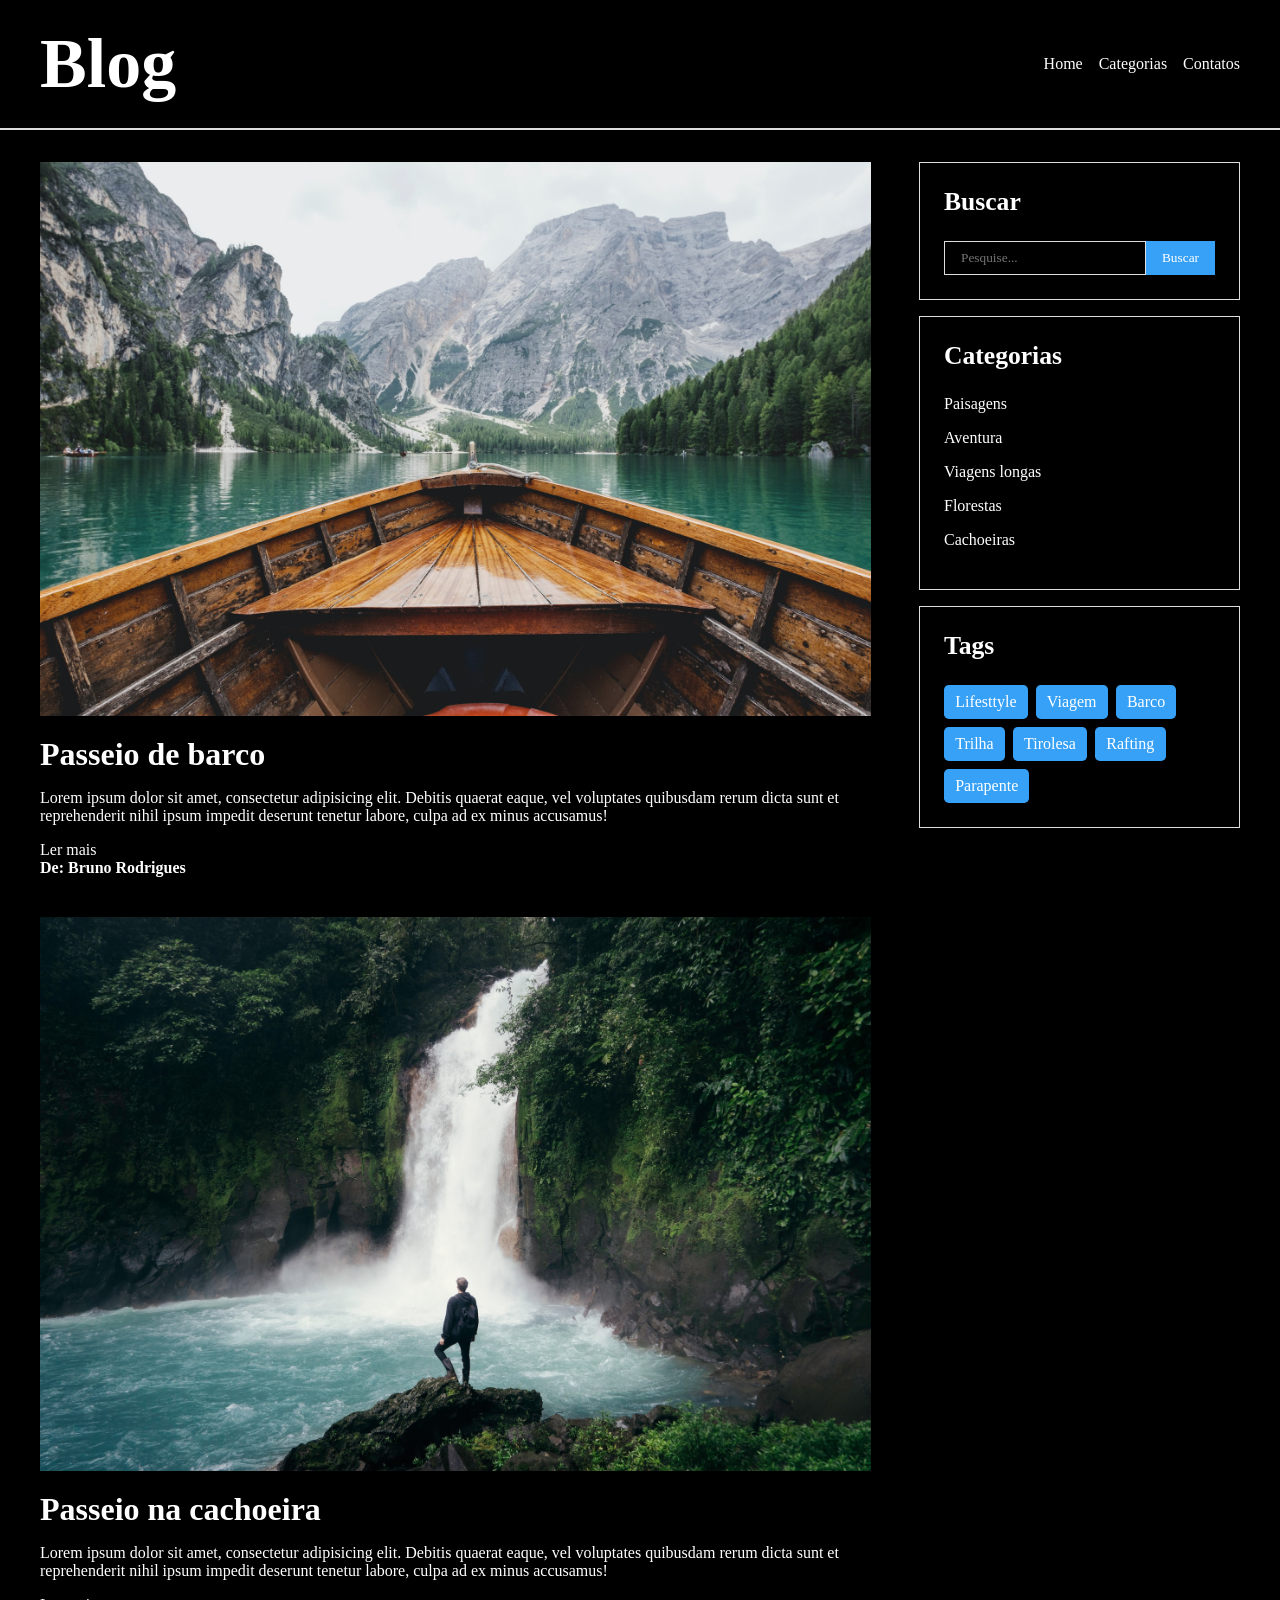
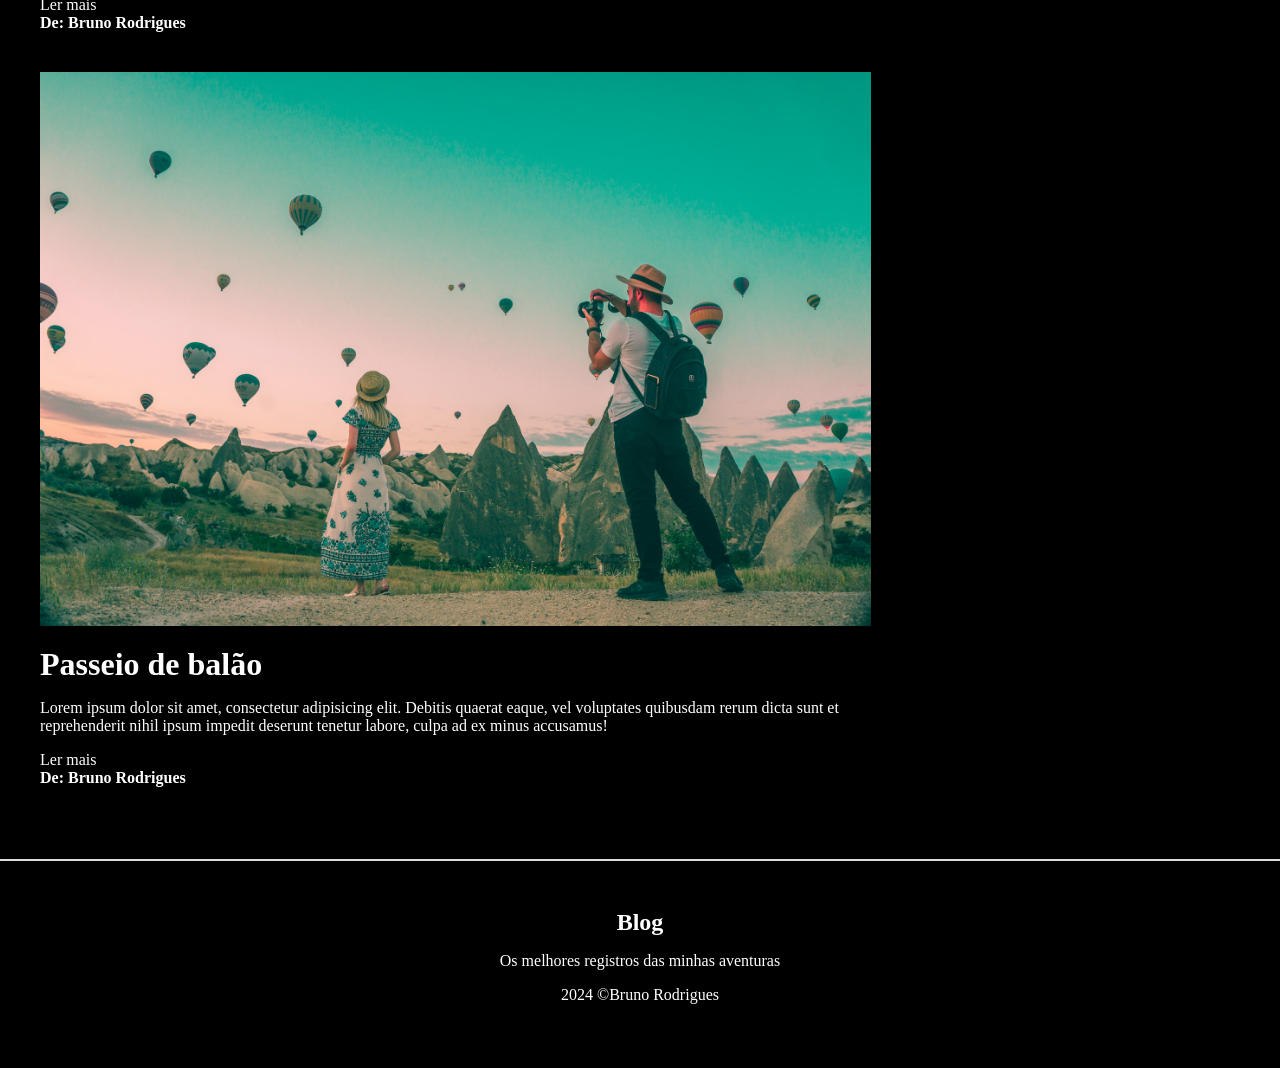
<file: BLOG/index.html>
<!DOCTYPE html>
<html lang="en">
<head>
    <meta charset="UTF-8">
    <meta name="viewport" content="width=device-width, initial-scale=1.0">
    <title>Blog Semântico</title>
    <link rel="stylesheet" href="css/styles.css">
</head>
<body>
    <header>
        <nav id="navbar">
            <div id="navbar-inner">
                <h1>Blog</h1>
                <ul id="navbar-links">
                    <li><a href="#">Home</a></li>
                    <li><a href="#">Categorias</a></li>
                    <li><a href="contato.html">Contatos</a></li>
                </ul>
            </div>
        </nav>
    </header>
    <div class="container">
        <main id="posts-container">
            <article class="post">
                <img src="img/f1.jpg" alt="Passeio de barco">
                <h3 class="title"><a href="#">Passeio de barco</a></h3>
                <p class="description">Lorem ipsum dolor sit amet, consectetur adipisicing elit. 
                    Debitis quaerat eaque, vel voluptates quibusdam rerum dicta sunt et 
                    reprehenderit nihil ipsum impedit deserunt tenetur labore, culpa ad ex minus accusamus!
                </p>
                <a href="#">Ler mais</a>
                <h4 class="autor">De: Bruno Rodrigues</h4>
            </article>

            <article class="post">
                <img src="img/f2.jpg" alt="Cachoeira">
                <h3 class="title"><a href="#">Passeio na cachoeira</a></h3>
                <p class="description">Lorem ipsum dolor sit amet, consectetur adipisicing elit. 
                    Debitis quaerat eaque, vel voluptates quibusdam rerum dicta sunt et 
                    reprehenderit nihil ipsum impedit deserunt tenetur labore, culpa ad ex minus accusamus!
                </p>
                <a href="#">Ler mais</a>
                <h4 class="autor">De: Bruno Rodrigues</h4>
            </article>

            <article class="post">
                <img src="img/f3.jpg" alt="Passeio de balão">
                <h3 class="title"><a href="#">Passeio de balão</a></h3>
                <p class="description">Lorem ipsum dolor sit amet, consectetur adipisicing elit. 
                    Debitis quaerat eaque, vel voluptates quibusdam rerum dicta sunt et 
                    reprehenderit nihil ipsum impedit deserunt tenetur labore, culpa ad ex minus accusamus!
                </p>
                <a href="#">Ler mais</a>
                <h4 class="autor">De: Bruno Rodrigues</h4>
            </article>
        </main>
        <aside id="sidebar">
            <section id="buscar-bar">
                <h4>Buscar</h4>
                <form>
                    <input type="text" placeholder="Pesquise...">
                    <input type="submit" value="Buscar">
                </form>
            </section>
            <section id="categoria">
                <h4>Categorias</h4>
                <nav>
                    <ul>
                        <li><a href="#">Paisagens</a></li>
                        <li><a href="#">Aventura</a></li>
                        <li><a href="#">Viagens longas</a></li>
                        <li><a href="#">Florestas</a></li>
                        <li><a href="#">Cachoeiras</a></li>
                    </ul>
                </nav>
            </section>
            <section id="tags">
                <h4>Tags</h4>
                <div id="tags-container">
                    <a href="#">Lifesttyle</a>
                    <a href="#">Viagem</a>
                    <a href="#">Barco</a>
                    <a href="#">Trilha</a> 
                    <a href="#">Tirolesa</a>
                    <a href="#">Rafting</a>
                    <a href="#">Parapente</a>
                </div>
            </section>
        </aside>
    </div>
    <footer id="footer">
        <h2>Blog</h2>
        <p>Os melhores registros das minhas aventuras</p>
        <p>2024 &copy;Bruno Rodrigues </p>
    </footer>
</body>
</html>
</file>
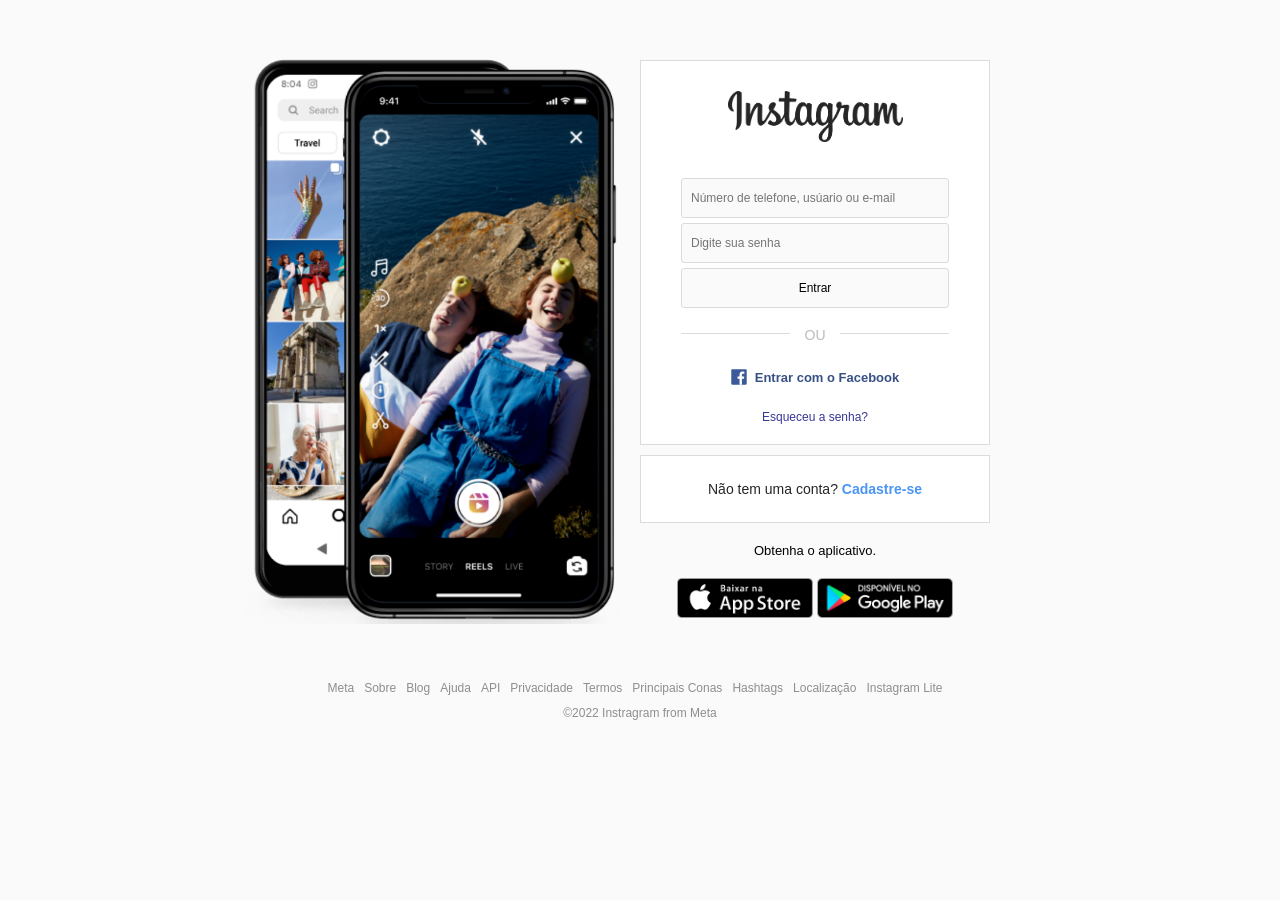
<file: CLONE_INSTA/index.html>
<!DOCTYPE html>
<html lang="en">
<head>
    <meta charset="UTF-8">
    <meta name="viewport" content="width=device-width, initial-scale=1.0">
    <title>Instagram</title>
    <link rel="stylesheet" href="css/styles.css">
    <link rel="shortcut icon" href="img/favicon.png" type="image/x-icon">
</head>
<body>
    <main>
        <div id="main-container">
            <!-- Banner Container -->
            <div id="banner-container">
                <img src="img/banner2.png" alt="Crie uma conta no Instagram">
            </div>
            <!-- Login e Registro -->
             <div id="form-container">
                <div id="form-box">
                    <img id="logo-insta" src="img/logo_instagram.png" alt="Instagram">
                    <form id="login-form">
                        <input type="text" name="username" placeholder="Número de telefone, usúario ou e-mail"
                        >
                        <input type="password" name="password" placeholder="Digite sua senha">
                        <input type="submit" value="Entrar">
                    </form>
                    <div class="separator">
                        <div class="line"></div>
                            <span>Ou</span>
                        </div>
                        <div id="other-links">
                            <div id="facebook-login">
                                <a href="#">
                                    <img src="img/logo_facebook.svg" alt="Facebook Login">
                                <span>Entrar com o Facebook</span>
                                </a>
                            </div>
                            <div id="forgot-pass">
                                <a href="#">Esqueceu a senha?</a>
                            </div>
                        </div>
                </div>
                <div id="register-container">
                    <p>Não tem uma conta? <a href="#">Cadastre-se</a></p>
                </div>
                <div id="get-app-container">
                    <p>Obtenha o aplicativo.</p>
                    <a href="#">
                        <img src="img/apple_btn.png" alt="Apple Store">
                    </a>
                    <a href="#">
                        <img src="img/gplay_btn.png" alt="Google Play">
                    </a>
                </div>
             </div>
        </div>
    </main>
    <footer>
        <nav>
            <ul id="footer-links">
                <li><a href="#">Meta</a></li>
                <li><a href="#">Sobre</a></li>
                <li><a href="#">Blog</a></li>
                <li><a href="#">Ajuda</a></li>
                <li><a href="#">API</a></li>
                <li><a href="#">Privacidade</a></li>
                <li><a href="#">Termos</a></li>
                <li><a href="#">Principais Conas</a></li>
                <li><a href="#">Hashtags</a></li>
                <li><a href="#">Localização</a></li>
                <li><a href="#">Instagram Lite</a></li>
            </ul>
        </nav>
        <p id="copyright">&copy;2022 Instragram from Meta</p>
    </footer>
</body>
</html>
</file>
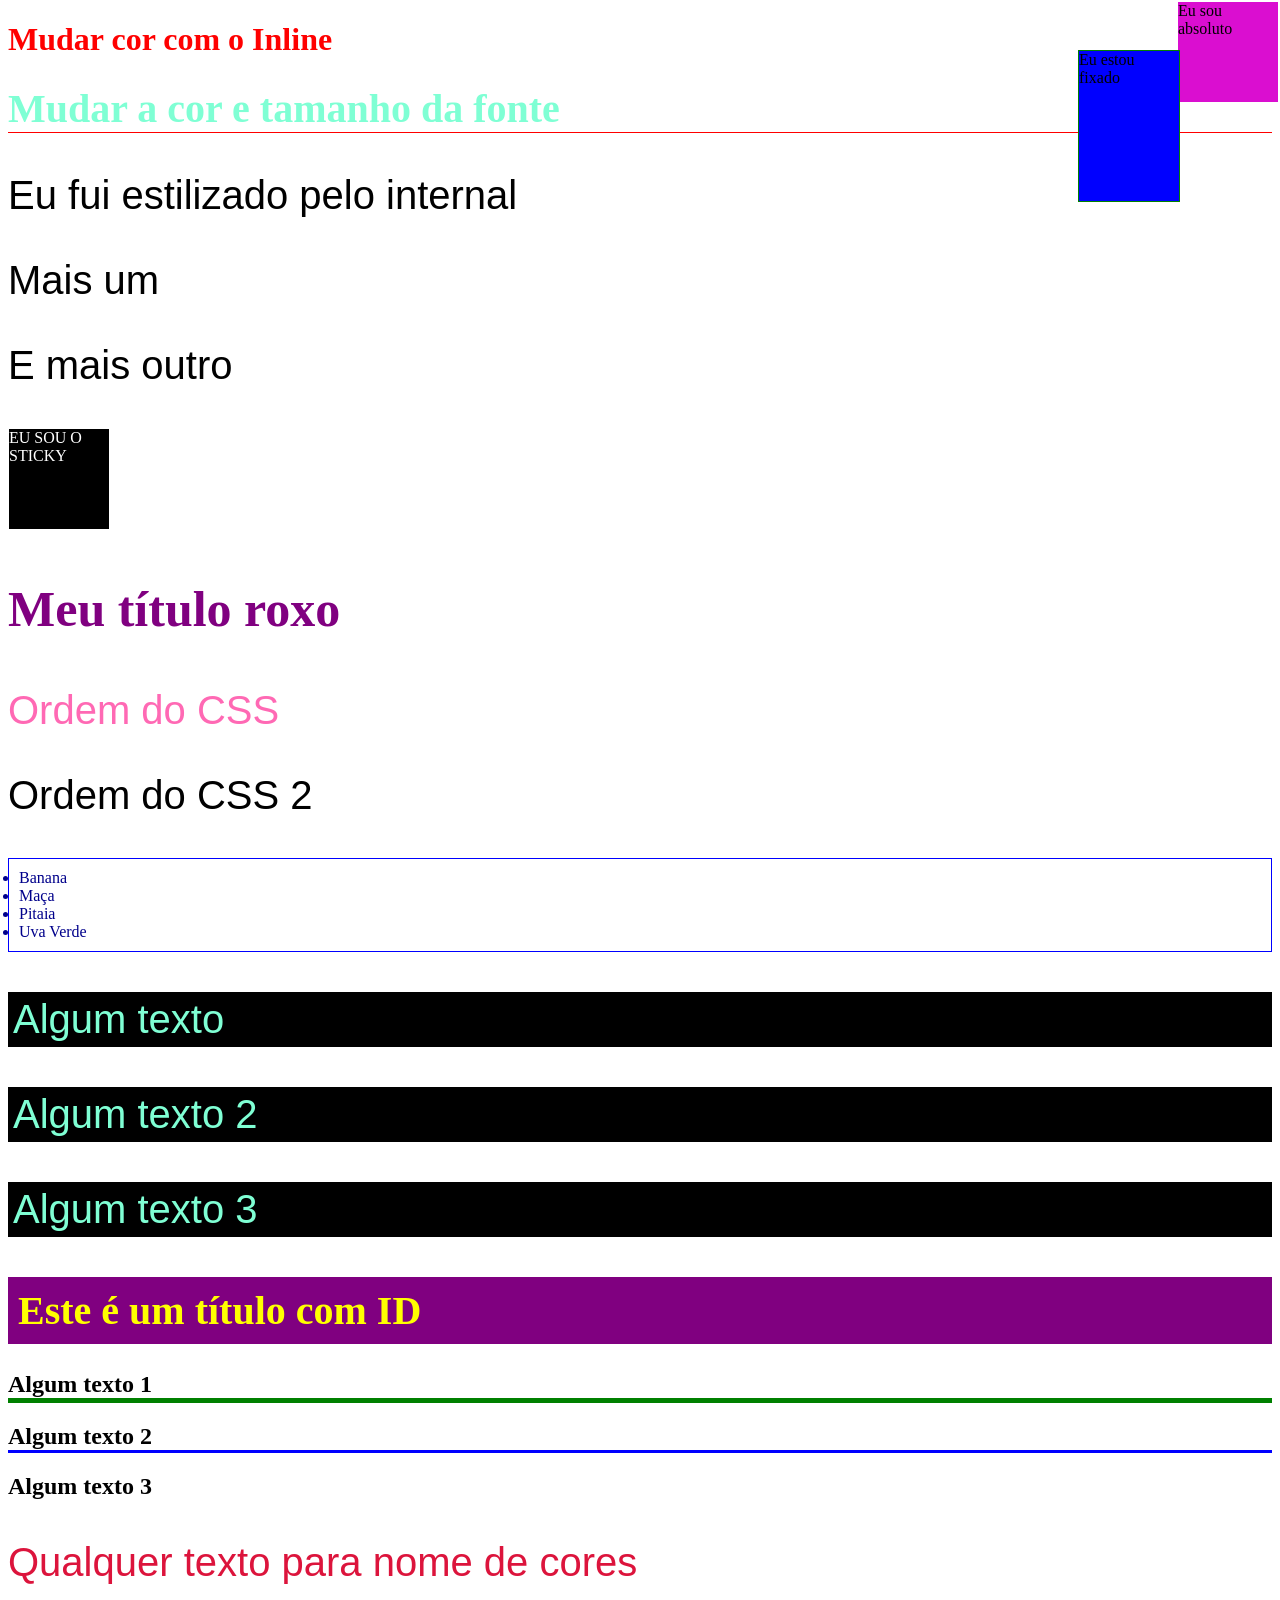
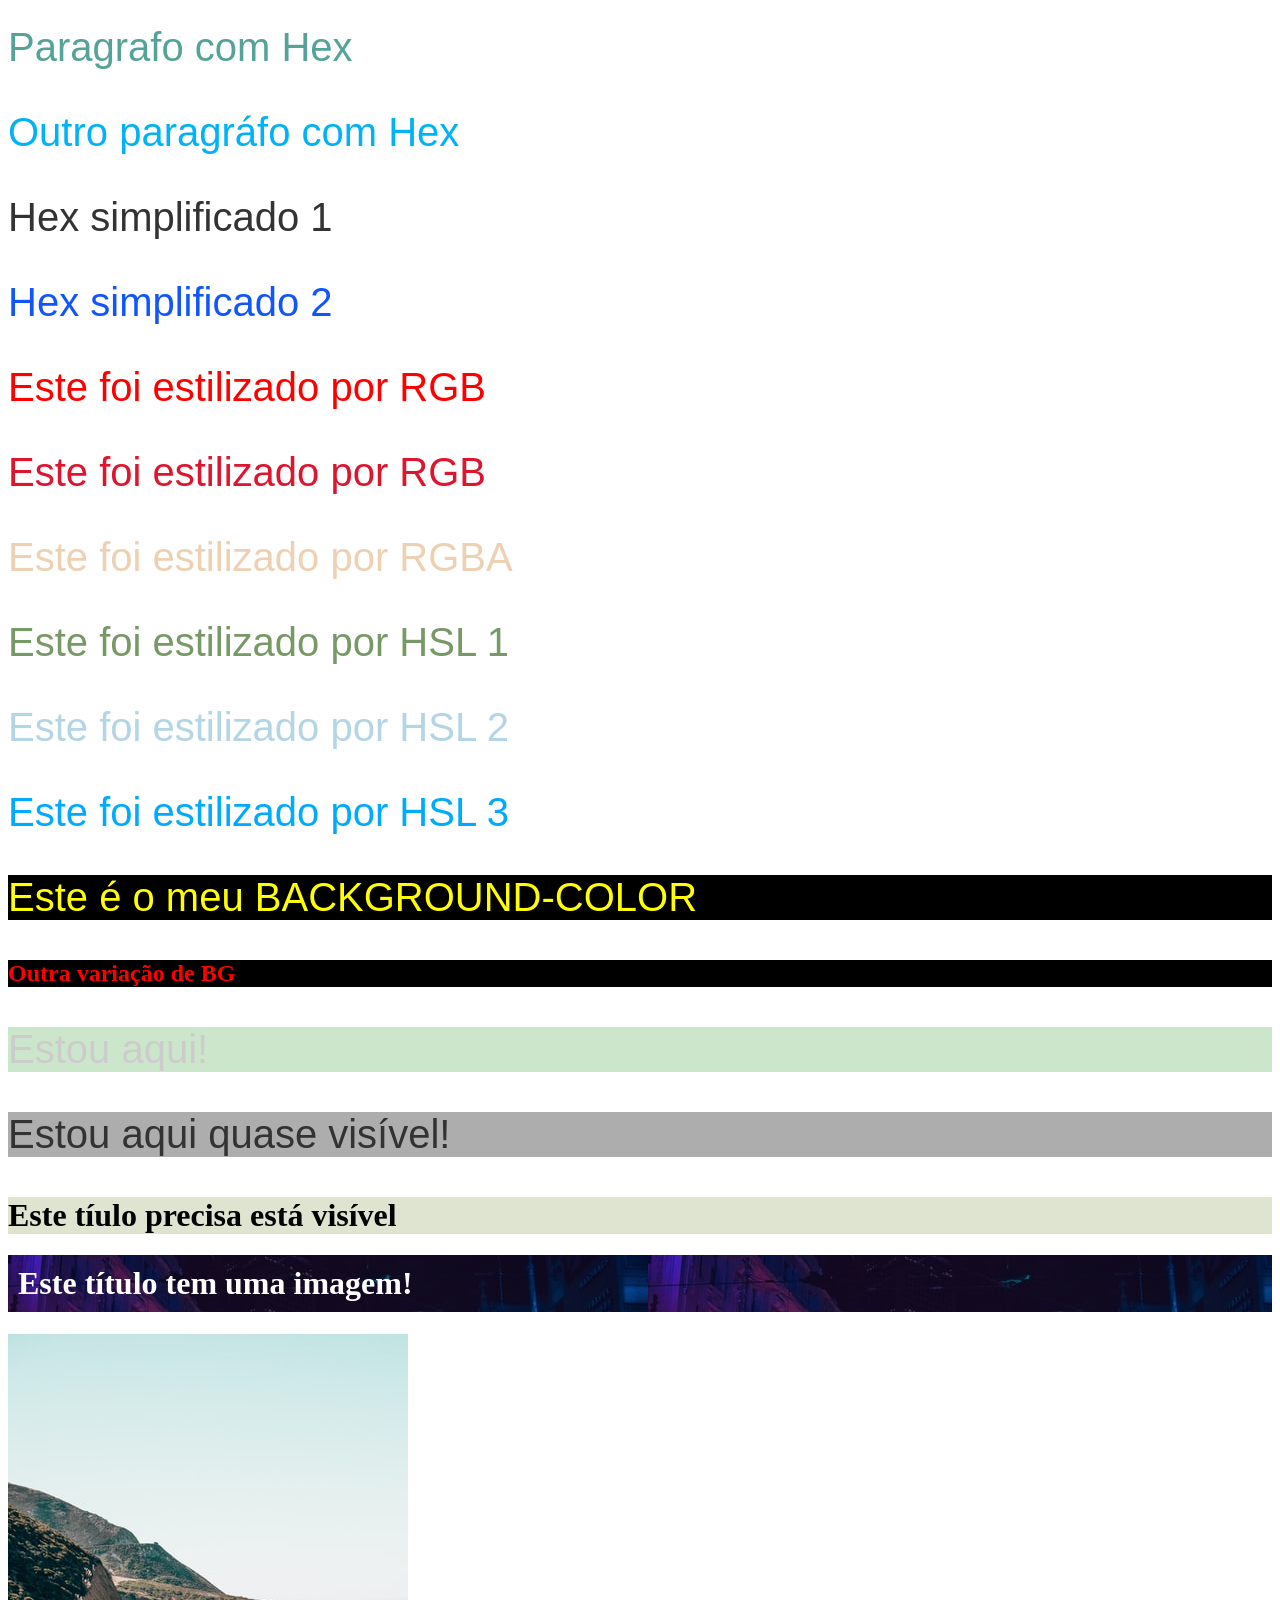
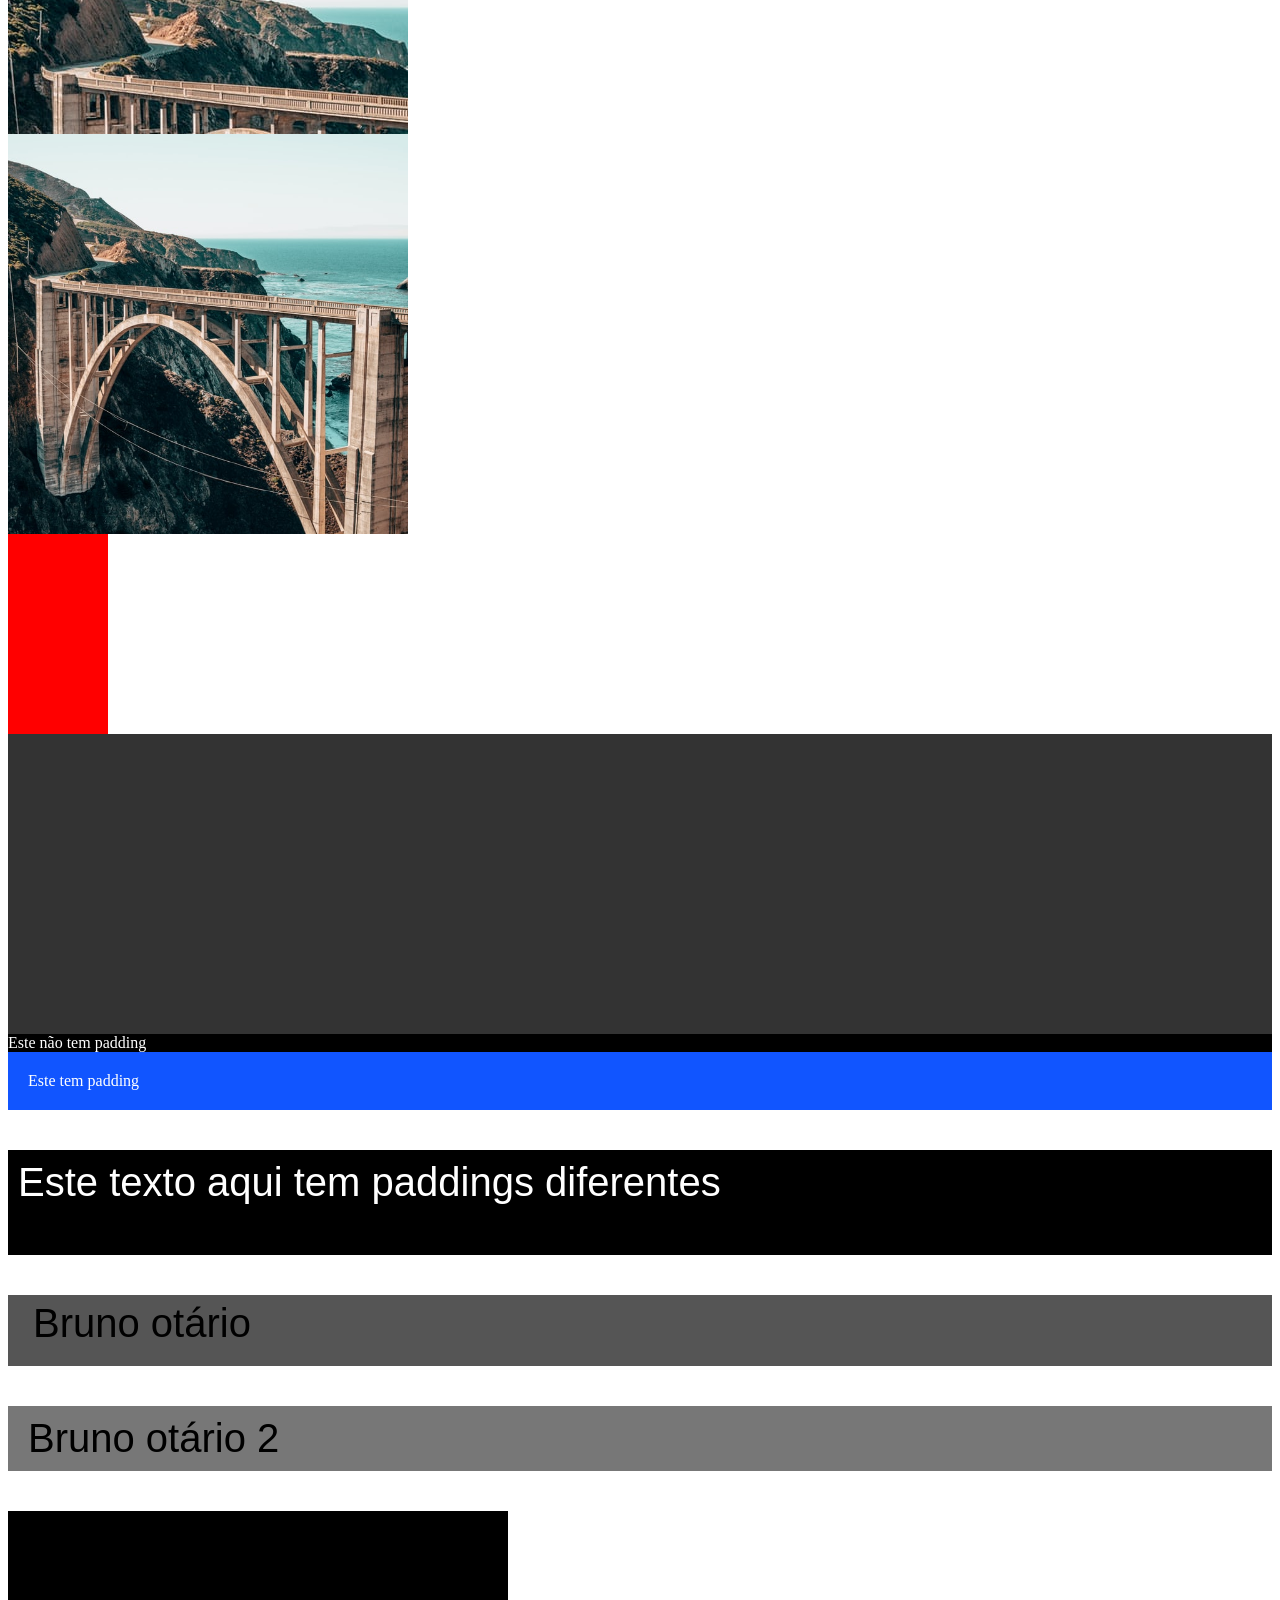
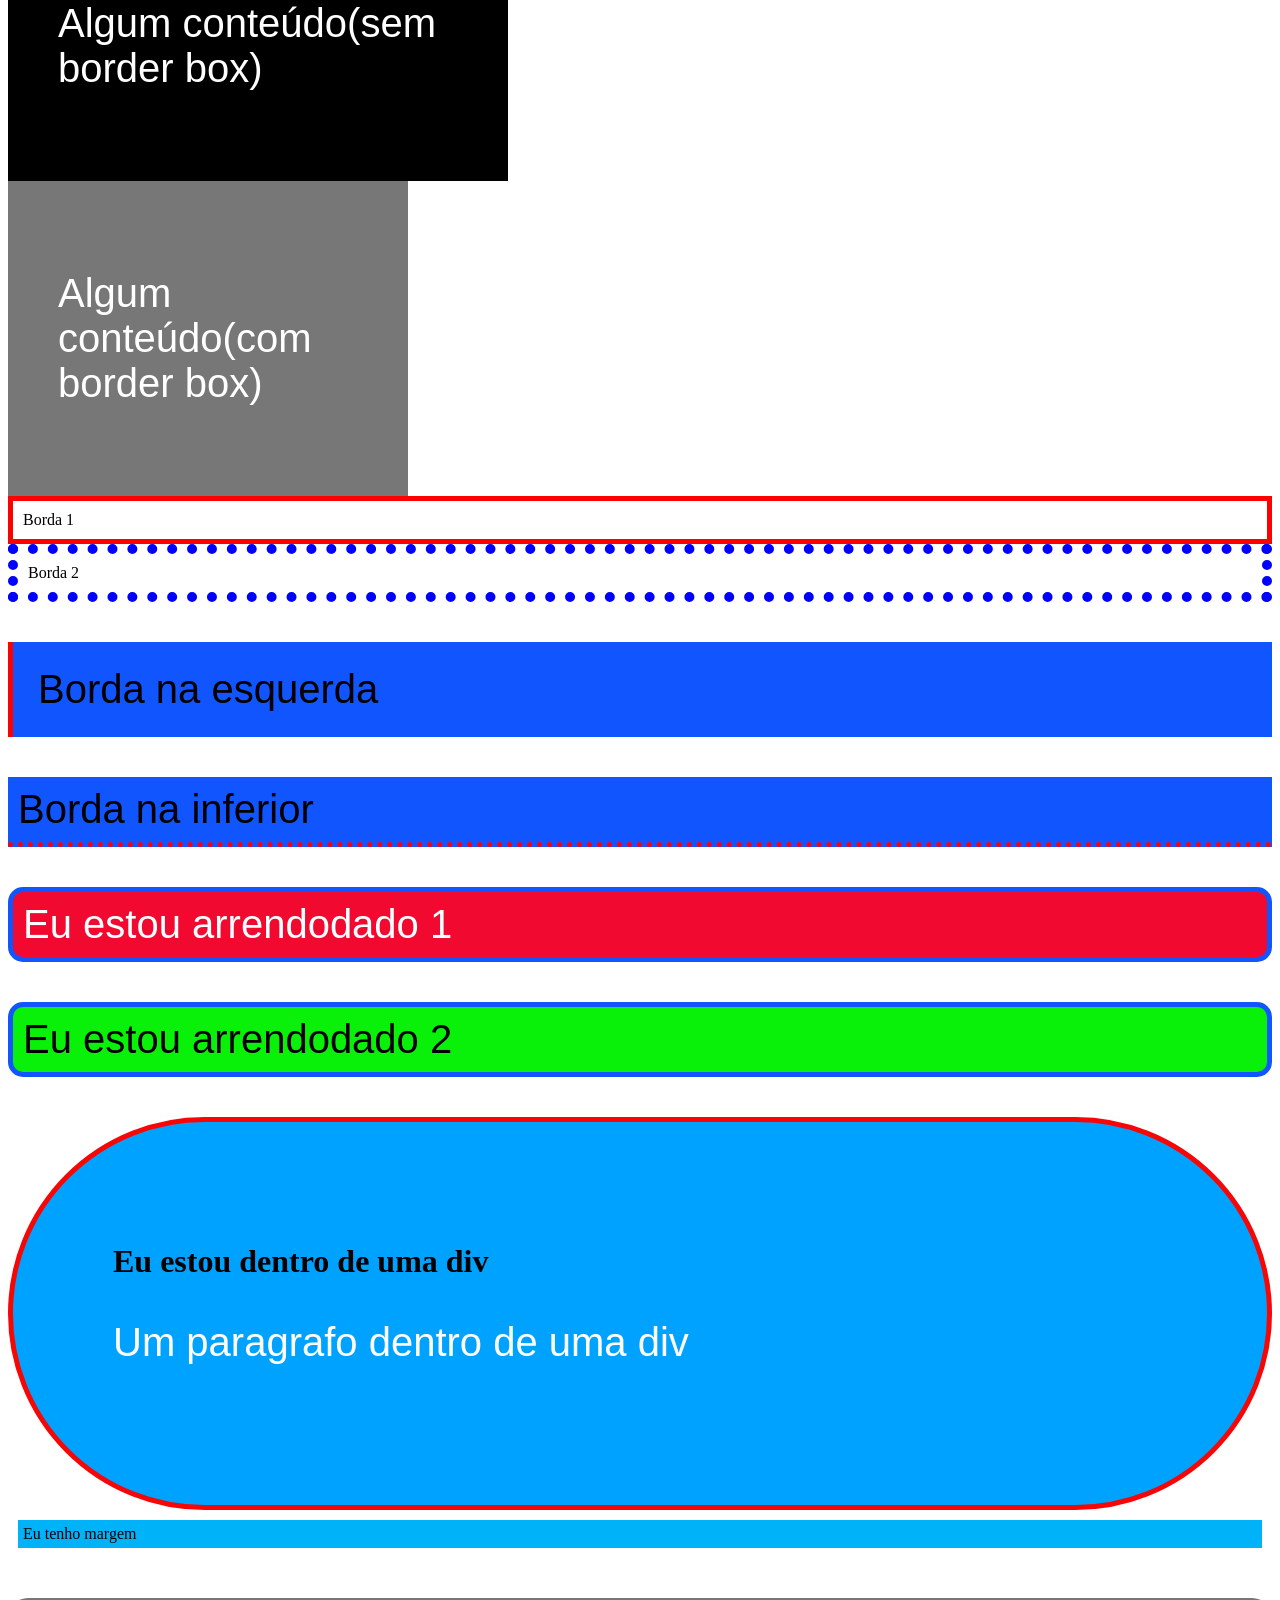
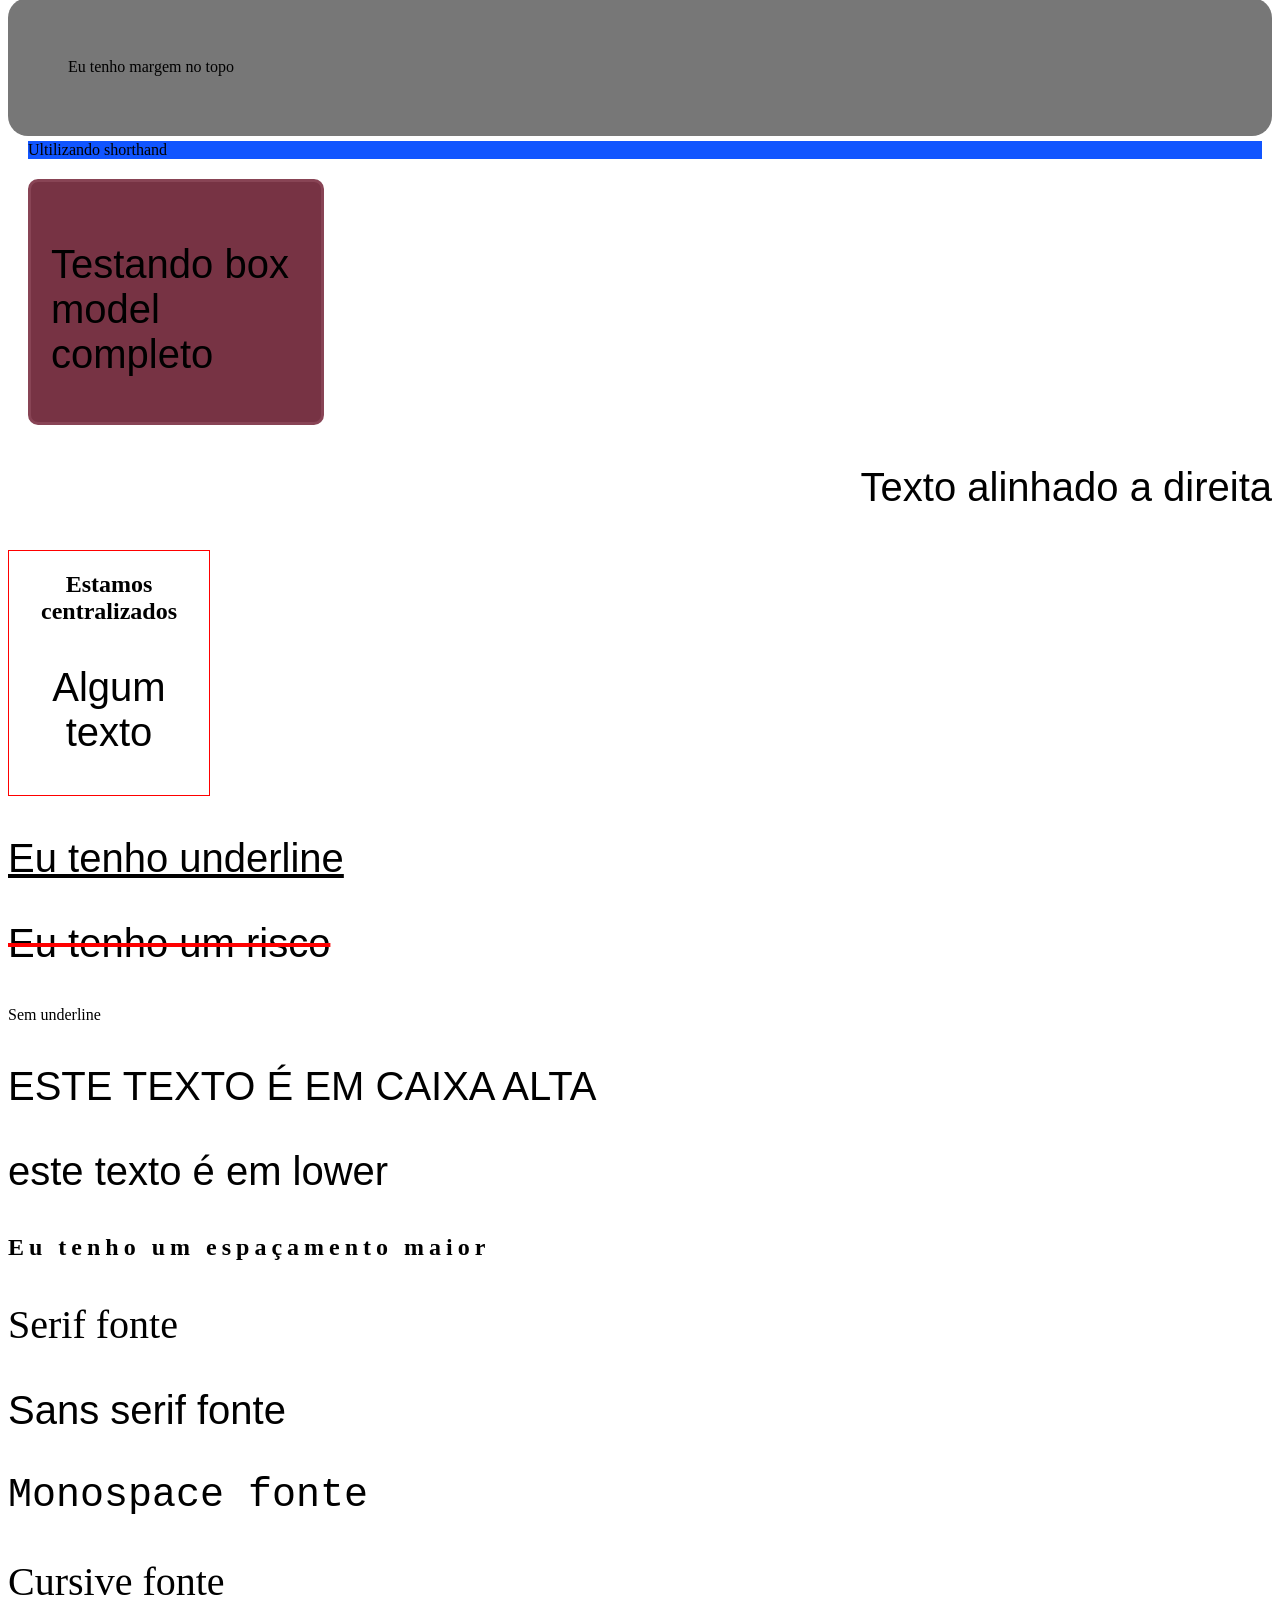
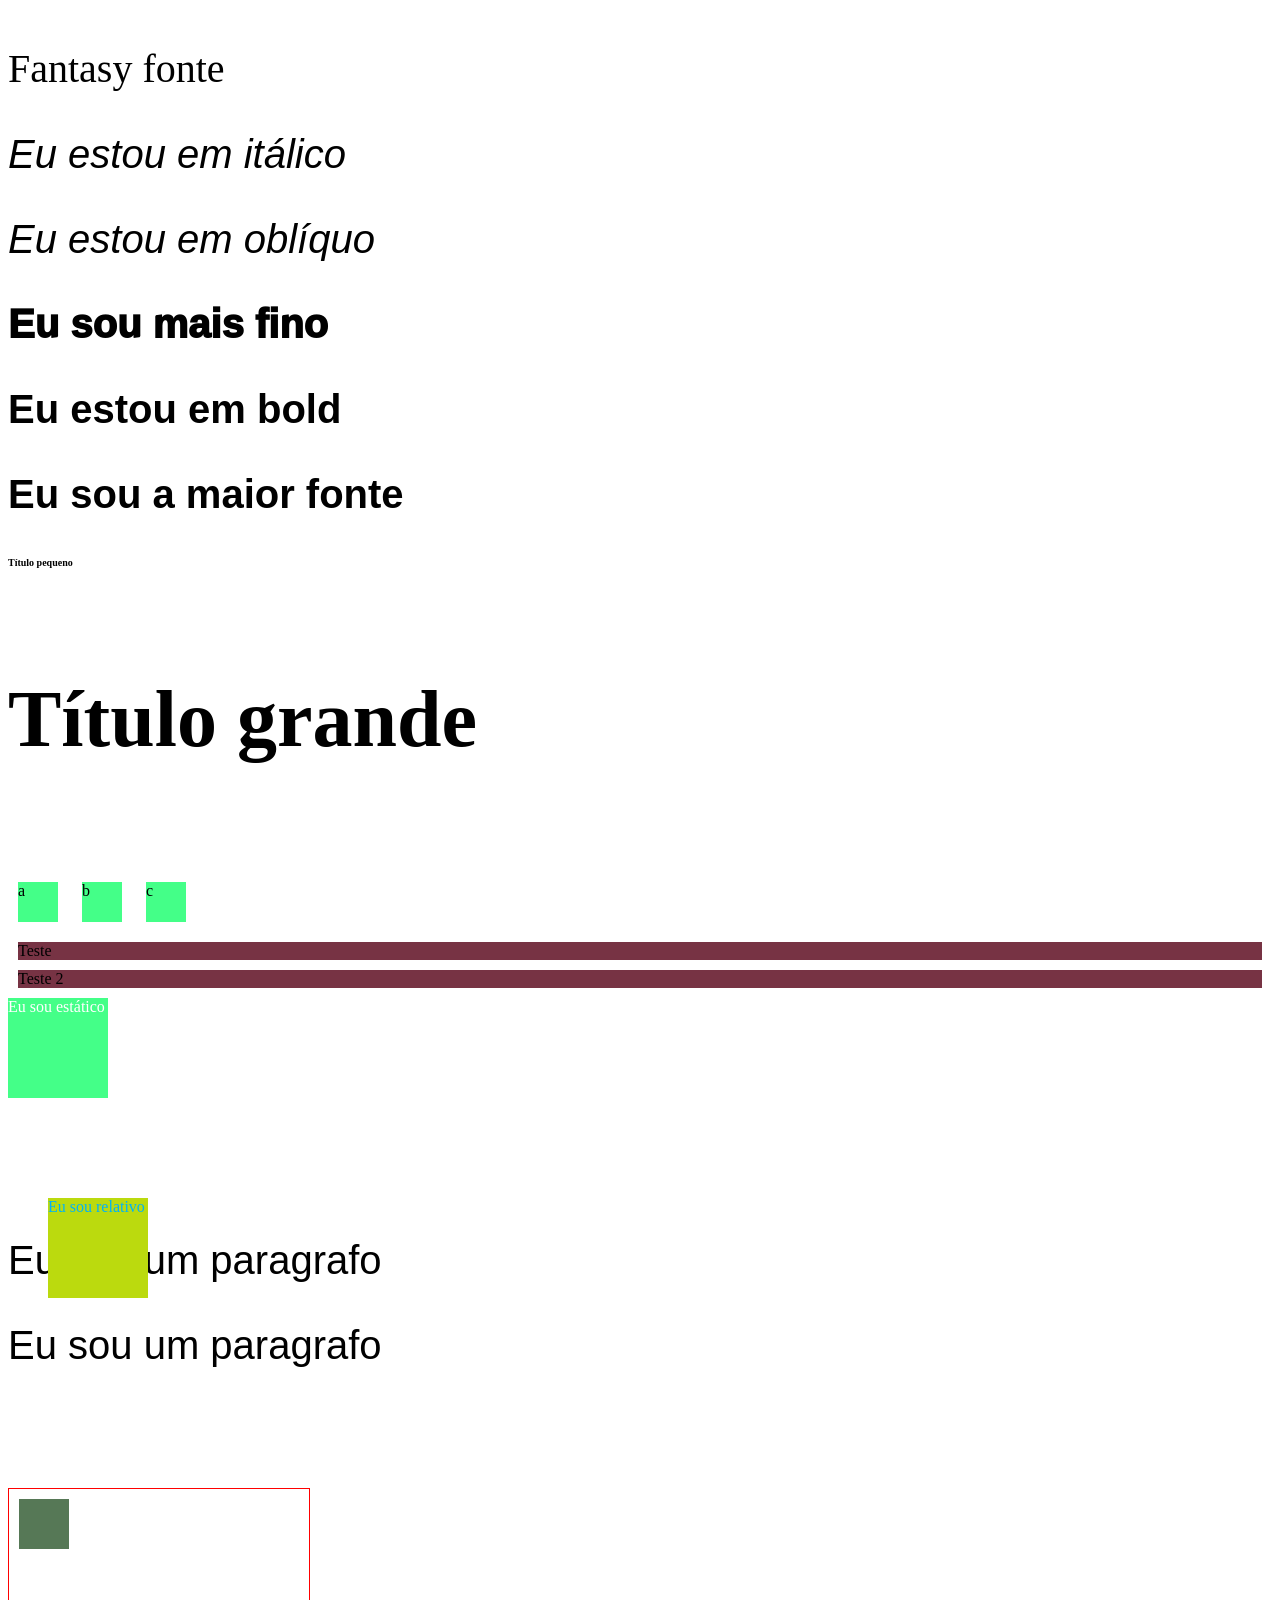
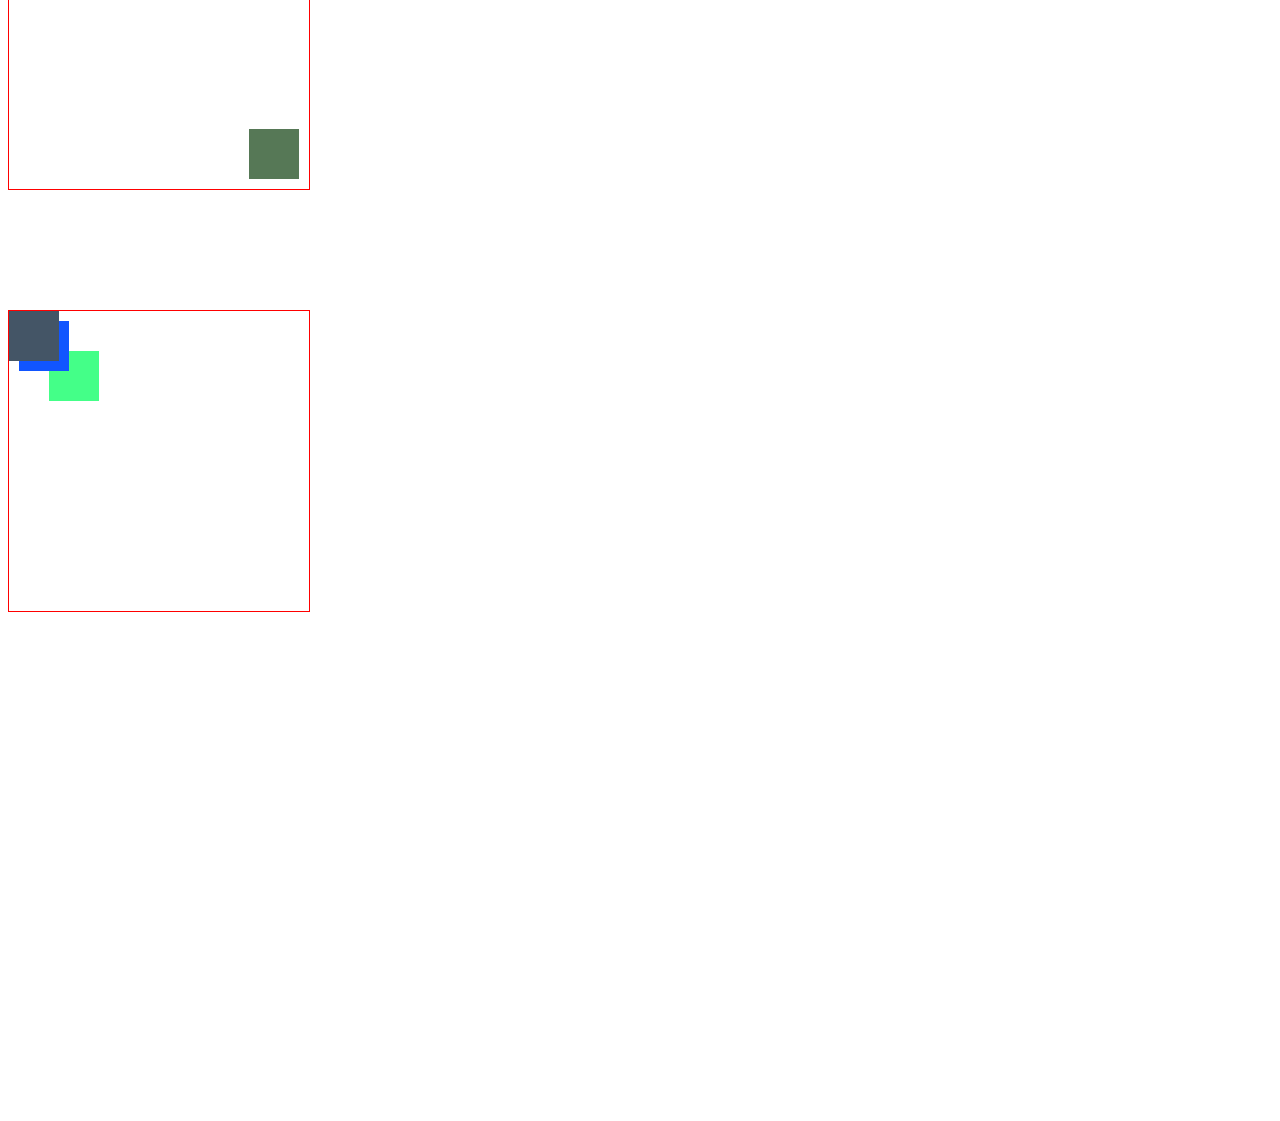
<file: CSS/index.html>
<!DOCTYPE html>
<html lang="p-br">
<head>
    <meta charset="UTF-8">
    <meta name="viewport" content="width=device-width, initial-scale=1.0">
    <title>CSS</title>

    <!-- Aula 3: INTERNAL CSS - *A style(css) é dentro do HTML, mas precisa criar uma <style> e declarar o bloco* -->
    <style>
        p{
            /* color: gold; */
            font-size: 40px;
            font-family: Arial, Helvetica, sans-serif;
        }
    </style>

        <!-- Aula 4: EXTERNAL CSS -->
        <link rel="stylesheet" href="css/style.css"> <!--Linha que linka a pasta css. Necessário criar um arquivo de .css-->
        <link rel="stylesheet" href="css/lists.css"> <!--Importação da pasta do CSS (AULA 6: DE MULTIPLOS CSS)-->   

</head>
<body>

    <!-- Aula 1: INLINE CSS -->
    <h1 style="color:red">Mudar cor com o Inline </h1> <!--Não é necessário a criação da style dentro do .css e não é necessário declarar uma <style> e declarar o bloco -->

    <!-- Aula 2: MULTIPLAS REGRAS CSS -->
    <h1 style ="color:aquamarine; font-size: 40px; border-bottom: 1px solid red;"> Mudar a cor e tamanho da fonte</h1>

    <!-- Aula 3: INTERNAL CSS -->
    <p>Eu fui estilizado pelo internal</p> <!-- Declaração de texto do INTERNAL -->
    <p>Mais um</p> <!-- Declaração de texto do INTERNAL -->
    <p>E mais outro</p> <!-- Declaração de texto do INTERNAL-->

    <!-- AULA 48: STICKY -->
    <div class="sticky">
        <span>EU SOU O STICKY </span>
    </div>

    <!-- Aula 4: EXTERNAL CSS-->
    <h3>Meu título roxo</h3> <!--Título tem que ser igual ao do CSS. Se for diferente ele não faz o style -->

    <!--Aula 5: ORDEM DO CSS-->
    <!--Se o projeto tiver os estilos misturados (inline, internal e external) a ordem será a seguinte: inline > internal = external > padrão do navegador -->
    <p style="color:hotpink">Ordem do CSS</p>
    <p>Ordem do CSS 2</p>
        
    <!--Aula 6: MULTIPLOS CSS -->
    <ul>
    <li>Banana</li>
    <li>Maça</li>
    <li>Pitaia</li>
    <li>Uva Verde</li>
    </ul>
        
    <!-- Aula 10: CLASSES -->
    <p class="paragraph"> Algum texto</p>
    <p class="paragraph"> Algum texto 2</p>
    <p class="paragraph"> Algum texto 3</p>

    <!-- Aula 11: ID -->
    <h1 id="exclusive-titles">Este é um título com ID</h1>
        
    <!-- Aula 12: ORDEM DE SETORES -->
    <h2 id="algum-texto" class="titulo">Algum texto 1</h2> <!--ID -->
    <h2 class="titulo">Algum texto 2</h2> <!-- CLASSE -->
    <h2>Algum texto 3</h2> <!--SEM PARAMETROS -->

    <!--AULA 13: NOME DE COR -->
    <p class="color-name">Qualquer texto para nome de cores</p>

    <!--AULA 14: HEX-->
    <p class="hex">Paragrafo com Hex</p>
    <p class="hex-2">Outro paragráfo com Hex</p>

    <!-- AULA 15: APROFUNDANDO NO HEX -->
    <p class="simple-hex">Hex simplificado 1</p>
    <p class="simple-hex-2">Hex simplificado 2</p>

    <!--AULA 16: RGB-->
    <p class="rgb">Este foi estilizado por RGB</p> 
    <p class="rgb-2">Este foi estilizado por RGB</p>
                                
    <!--AULA 17: RGBA -->
    <p class="rgba">Este foi estilizado por RGBA</p>

    <!--AULA 18: HSL-->
    <p class="hsl">Este foi estilizado por HSL 1</p>
    <p class="hsl-2">Este foi estilizado por HSL 2</p>
    <p class="hsl-3">Este foi estilizado por HSL 3</p>

    <!-- AULA 19: BACKGROUND-COLOR -->
    <p class="bg">Este é o meu BACKGROUND-COLOR</p>
    <h2 class="bg-2">Outra variação de BG</h2>

    <!--AULA 20: BACKGROUND OPACIDADE -->
    <div class="bg-opacity">
    <p>Estou aqui!</p>
    </div>

    <div class="bg-opacity2">
    <p>Estou aqui quase visível!</p>
    </div>
                                                            
    <!-- AULA 21: RGBA COM OPACIDADE -->
    <div class="rgba-opacity">
    <h1>Este tíulo precisa está visível</h1>
    </div>

    <!-- AULA 22: BACKGROUND COM IMAGEM -->
    <h1 class="bg-image">Este título tem uma imagem!</h1>
                                                                
    <!-- AULA 23: CENTRALIZAR IMAGEM NO BACKGROUND -->
    <div class="not-centered-bg"></div>
    <div class="centered-bg"></div>

    <!--AULA 24: ALTURA E LARGURA -->
    <div class="height-width"></div>
    <div class="height-width2"></div>

    <!--AULA 25: PADDING -->
    <div class="without-padding">Este não tem padding</div>
    <div class="padding">Este tem padding</div>

    <!--AULA 26: PADDING INDIVIDUAIS -->
    <p class="padding-individual">Este texto aqui tem paddings diferentes</p>
                                                                                
    <!--AULA 27: SHORTTHAND PADDING  -->
    <p class="shorthand-padding">Bruno otário</p>
    <p class="shorthand-padding2">Bruno otário 2</p>

    <!-- AULA 28: PADDING COM WIDTH -->
    <div class="without-border-box">
    <p>Algum conteúdo(sem border box)</p>
    </div>
    <div class="border-box">
    <p>Algum conteúdo(com border box)</p>
    </div>

    <!--AULA 29: BORDER -->
    <div class="border">Borda 1</div>
    <div class="border-2">Borda 2</div>

    <!-- AULA 30: BORDA INDIVIDUAL -->
    <p class="border-left">Borda na esquerda</p>
    <p class="border-bottom">Borda na inferior</p>

    <!-- AULA 31: BORDA ARRENDONADA -->
    <p class="rounded-p">Eu estou arrendodado 1</p> 
    <p class="rounded-p-2">Eu estou arrendodado 2</p> 

    <div class="div-rounded">
    <h1>Eu estou dentro de uma div</h1>
    <p class="div-paragraph">Um paragrafo dentro de uma div</p>
    </div> 

    <!-- <div class="div-rounded-p">
    <p>Eu Estou arrendodado dentro de uma DIV</p>
    </div>    --> 
    <!-- Não posso fazer isso pq senão o css irá pegar propriedades de ourta class -->

    <!-- AULA 32: MARGEM -->
    <div class="margin">Eu tenho margem </div>
    <div class="margin-top">Eu tenho  margem no topo</div>
    <div class="margin-shorthand">Ultilizando shorthand</div>

    <!--AULA 33: BOX MODEL COMPLETO -->
    <div class="box-model">
    <p>Testando box model completo</p>
    </div>

    <!-- AULA 33: ALINHAMENTO DE TEXTO -->
    <p class="texto-alinhado-direita">Texto alinhado a direita</p>
    <div class="container-center">
    <h2>Estamos centralizados</h2>
    <p>Algum texto</p>
    </div>

    <!-- AULA 34: DECORAÇÃO DE TEXTO -->   
    <p class="underline">Eu tenho underline</p>
    <p class="line-trough">Eu tenho um risco</p>
    <a href="#" class="remove-underline">Sem underline</a>
                                                                                                                
    <!-- AULA 35: TEXT TRANSFORM -->
    <p class="upper">Este texto é em caixa alta</p>
    <p class="lower">ESTE TEXTO É EM LOWER</p>

    <!-- AULA 36: LETTER SPACING -->
    <h2 class="spacing">Eu tenho um espaçamento maior</h2>

    <!-- AULA 37: FONTES -->
    <p class="serif">Serif fonte</p>
    <p class="sans-serif">Sans serif fonte</p>
    <p class="monospace">Monospace fonte</p>
    <p class="cursive">Cursive fonte</p>
    <p class="fantasy">Fantasy fonte</p>
                                                                                                                            
    <!-- AULA 38: ESTILO DE FONTE -->
    <p class="italico">Eu estou em itálico</p>
    <p class="obliquo">Eu estou em oblíquo</p>

    <!--AULA 39: FONTE WEIGHT -->
    <p class="thin">Eu sou mais fino</p>
    <p class="bold">Eu estou em bold</p>
    <p class="bolder">Eu sou a maior fonte</p>

    <!--AULA 40: FONT SIZE -->
    <h4 class="small">Título pequeno</h4>
    <h4 class="big">Título grande</h4>

    <!--AULA 41: DISPLAY -->
    <div class="inline-box">a</div>
    <div class="inline-box">b</div>
    <div class="inline-box">c</div>
    <span class="block">Teste</span>
    <span class="block">Teste 2</span>

    <!--AULA 42: ESCONDENDO ELEMENTOS -->
    <p class="invisivel">KD EU?!</p>

    <!-- AULA 43: STATIC -->
    <div class="static">
        <span>Eu sou estático</span>
    </div>

    <!--AULA 44: POSITION RELATIVE -->

    <!-- <div class="relative">
        <span>Eu sou relativo</span>
    </div> -->
    <div class="" id="relative">
        <span class="span-relative">Eu sou relativo</span>
    </div> 
    <p>Eu sou um paragrafo</p>

    <!--AULA 45: POSITION ABSOLUTE -->
    <div class="absolute">
        <span>Eu sou absoluto</span>
    </div>
    <p>Eu sou um paragrafo</p>

    <!-- AULA 46: RELATIVE COM ABSOLUTE -->
    <div class="relattive-container">
        <div class="absolute-1"></div>
        <div class="absolute-2"></div>
    </div>

    <!--AULA 47: FIXED -->
    <div class="fixed">
        <span>Eu estou fixado</span>
    </div>

    <!--AULA 49: Z INDEX -->
    <div class="relattive-container">
        <div class="absolute-3"></div>
        <div class="absolute-4"></div>
        <div class="absolute-5"></div>
    </div>

</html>
</file>
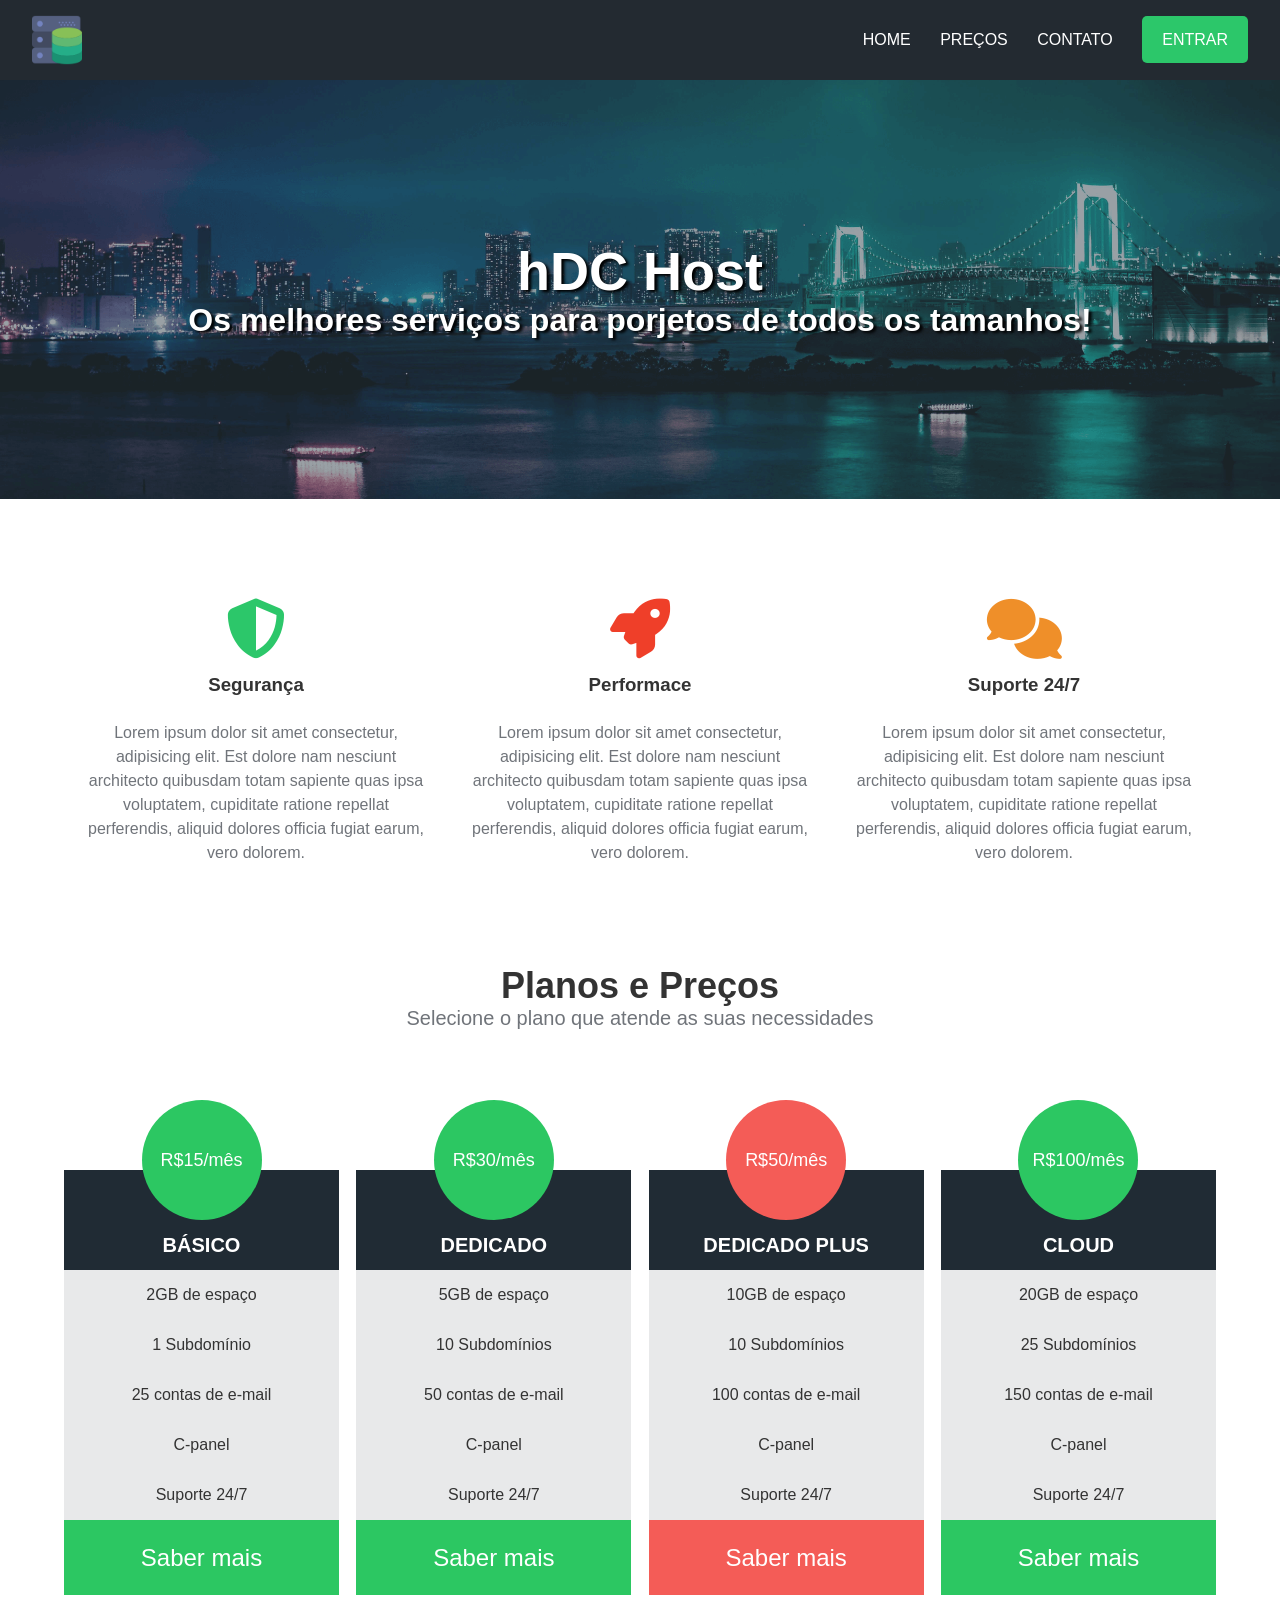
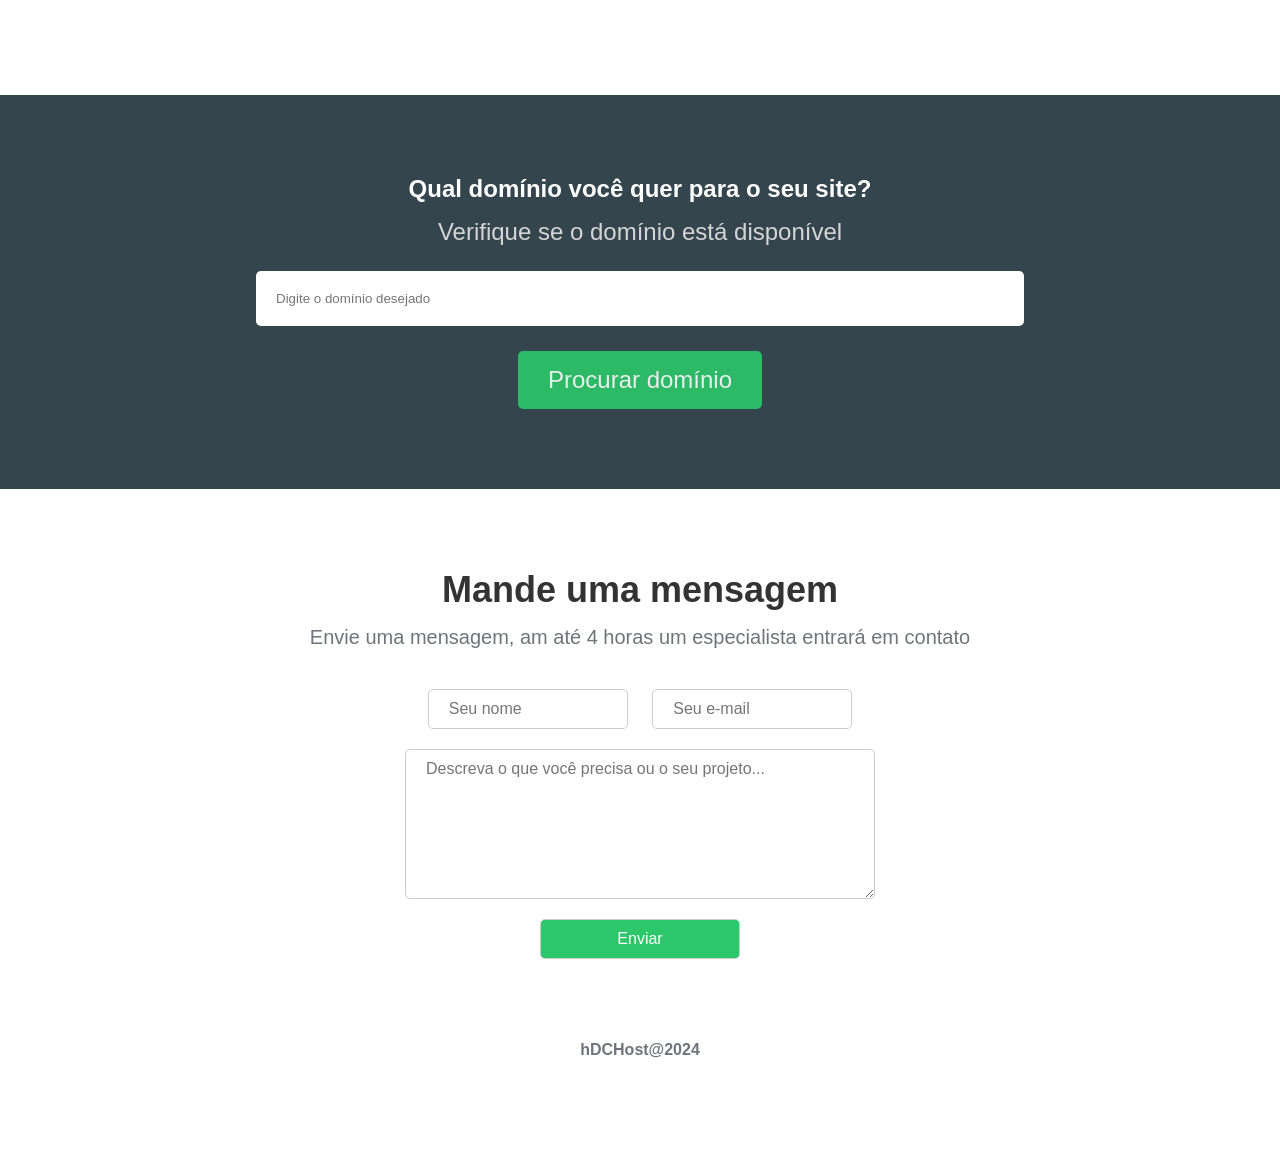
<file: DC_HOST/index.html>
<!DOCTYPE html>
<html lang="en">
<head>
    <meta charset="UTF-8">
    <meta name="viewport" content="width=device-width, initial-scale=1.0">
    <title>HDC Host</title>
    <!-- Ícones  -->
    <link rel="stylesheet" 
    href="https://cdnjs.cloudflare.com/ajax/libs/font-awesome/6.6.0/css/all.min.css" 
    integrity="sha512-Kc323vGBEqzTmouAECnVceyQqyqdsSiqLQISBL29aUW4U/M7pSPA/gEUZQqv1cwx4OnYxTxve5UMg5GT6L4JJg==" 
    crossorigin="anonymous" 
    referrerpolicy="no-referrer" 
    />

    <!-- Estilos -->
    <link rel="stylesheet" href="css/style.css">
</head>
<body>
    <div class="container">
        <div class="navbar-container">
            <nav>
                <a href="#">
                    <img src="img/hdchostlogo.png" alt="hDC Host" class="logo"/>
                </a>
                <ul class="navbar-items">
                    <li>
                        <a href="#">Home</a>
                    </li>
                    <li>
                        <a href="#">Preços</a>
                    </li>
                    <li>
                        <a href="#">Contato</a>
                    </li>
                    <li>
                        <a href="#" class="default-btn">Entrar</a>
                    </li>
                </ul>
            </nav>
        </div>
        <main>
            <div class="main-banner">
                <h1>hDC Host</h1>
                <p>Os melhores serviços para porjetos de todos os tamanhos!</p>
            </div>
            <section class="services-container">
                <ul>
                    <li>
                        <i class="fas fa-shield-alt"></i>
                        <h3>Segurança</h3>
                        <p>Lorem ipsum dolor sit amet consectetur, adipisicing elit. 
                            Est dolore nam nesciunt architecto quibusdam totam sapiente quas ipsa voluptatem, 
                            cupiditate ratione repellat perferendis, aliquid dolores officia fugiat earum, vero dolorem.
                        </p>
                    </li>
                    <li>
                        <i class="fas fa-rocket"></i>
                        <h3>Performace</h3>
                        <p>Lorem ipsum dolor sit amet consectetur, adipisicing elit. 
                            Est dolore nam nesciunt architecto quibusdam totam sapiente quas ipsa voluptatem, 
                            cupiditate ratione repellat perferendis, aliquid dolores officia fugiat earum, vero dolorem.
                        </p>
                    </li>
                    <li>
                        <i class="fas fa-comments"></i>
                        <h3>Suporte 24/7</h3>
                        <p>Lorem ipsum dolor sit amet consectetur, adipisicing elit. 
                            Est dolore nam nesciunt architecto quibusdam totam sapiente quas ipsa voluptatem, 
                            cupiditate ratione repellat perferendis, aliquid dolores officia fugiat earum, vero dolorem.
                        </p>
                    </li>
                </ul>
            </section>
            <section class="princing-container">
                <h2>Planos e Preços</h2>
                <p>Selecione o plano que atende as suas necessidades</p>
                <div class="plans-container">
                    <div class="plan">
                        <ul>
                            <li class="price">R$15/mês</li>
                            <li class="plan-name">Básico</li>
                            <li>2GB de espaço</li>
                            <li>1 Subdomínio</li>
                            <li>25 contas de e-mail</li>
                            <li>C-panel</li>
                            <li>Suporte 24/7</li>
                            <li class="plan-btn">Saber mais</li>
                        </ul>
                    </div>
                    <div class="plan">
                        <ul>
                            <li class="price">R$30/mês</li>
                            <li class="plan-name">Dedicado</li>
                            <li>5GB de espaço</li>
                            <li>10 Subdomínios</li>
                            <li>50 contas de e-mail</li>
                            <li>C-panel</li>
                            <li>Suporte 24/7</li>
                            <li class="plan-btn">Saber mais</li>
                        </ul>
                    </div>
                    <div class="plan">
                        <ul>
                            <li class="price recommeded">R$50/mês</li>
                            <li class="plan-name">Dedicado Plus</li>
                            <li>10GB de espaço</li>
                            <li>10 Subdomínios</li>
                            <li>100 contas de e-mail</li>
                            <li>C-panel</li>
                            <li>Suporte 24/7</li>
                            <li class="plan-btn recommeded">Saber mais</li>
                        </ul>
                    </div>
                    <div class="plan">
                        <ul>
                            <li class="price">R$100/mês</li>
                            <li class="plan-name">Cloud</li>
                            <li>20GB de espaço</li>
                            <li>25 Subdomínios</li>
                            <li>150 contas de e-mail</li>
                            <li>C-panel</li>
                            <li>Suporte 24/7</li>
                            <li class="plan-btn">Saber mais</li>
                        </ul>
                    </div>
                </div>
            </section>
            <section class="searchdomain-container">
                <h2>Qual domínio você quer para o seu site?</h2>
                <p>Verifique se o domínio está disponível</p>
                <form>
                    <input 
                    type="text" 
                    name="domain" 
                    id="domain" 
                    placeholder="Digite o domínio desejado">
                    
                    <input type="submit" value="Procurar domínio">
                </form>
            </section>
            <section class="contact-container">
                <h2>Mande uma mensagem</h2>
                <p>Envie uma mensagem, am até 4 horas um especialista entrará em contato</p>
                <form>
                <input 
                type="text" 
                name="name" 
                id="name" 
                placeholder="Seu nome">

                <input 
                type="email" 
                name="email" 
                id="email" 
                placeholder="Seu e-mail">
                
                <textarea 
                name="message" 
                id="message" 
                placeholder="Descreva o que você precisa ou o seu projeto..."></textarea>
                
                <input type="submit" value="Enviar">
                </form>
            </section>
        </main>
        <!-- Rodapés -->
        <footer>
            <p>hDCHost@2024</p>
        </footer>
    </div>
</body>
</html>
</file>
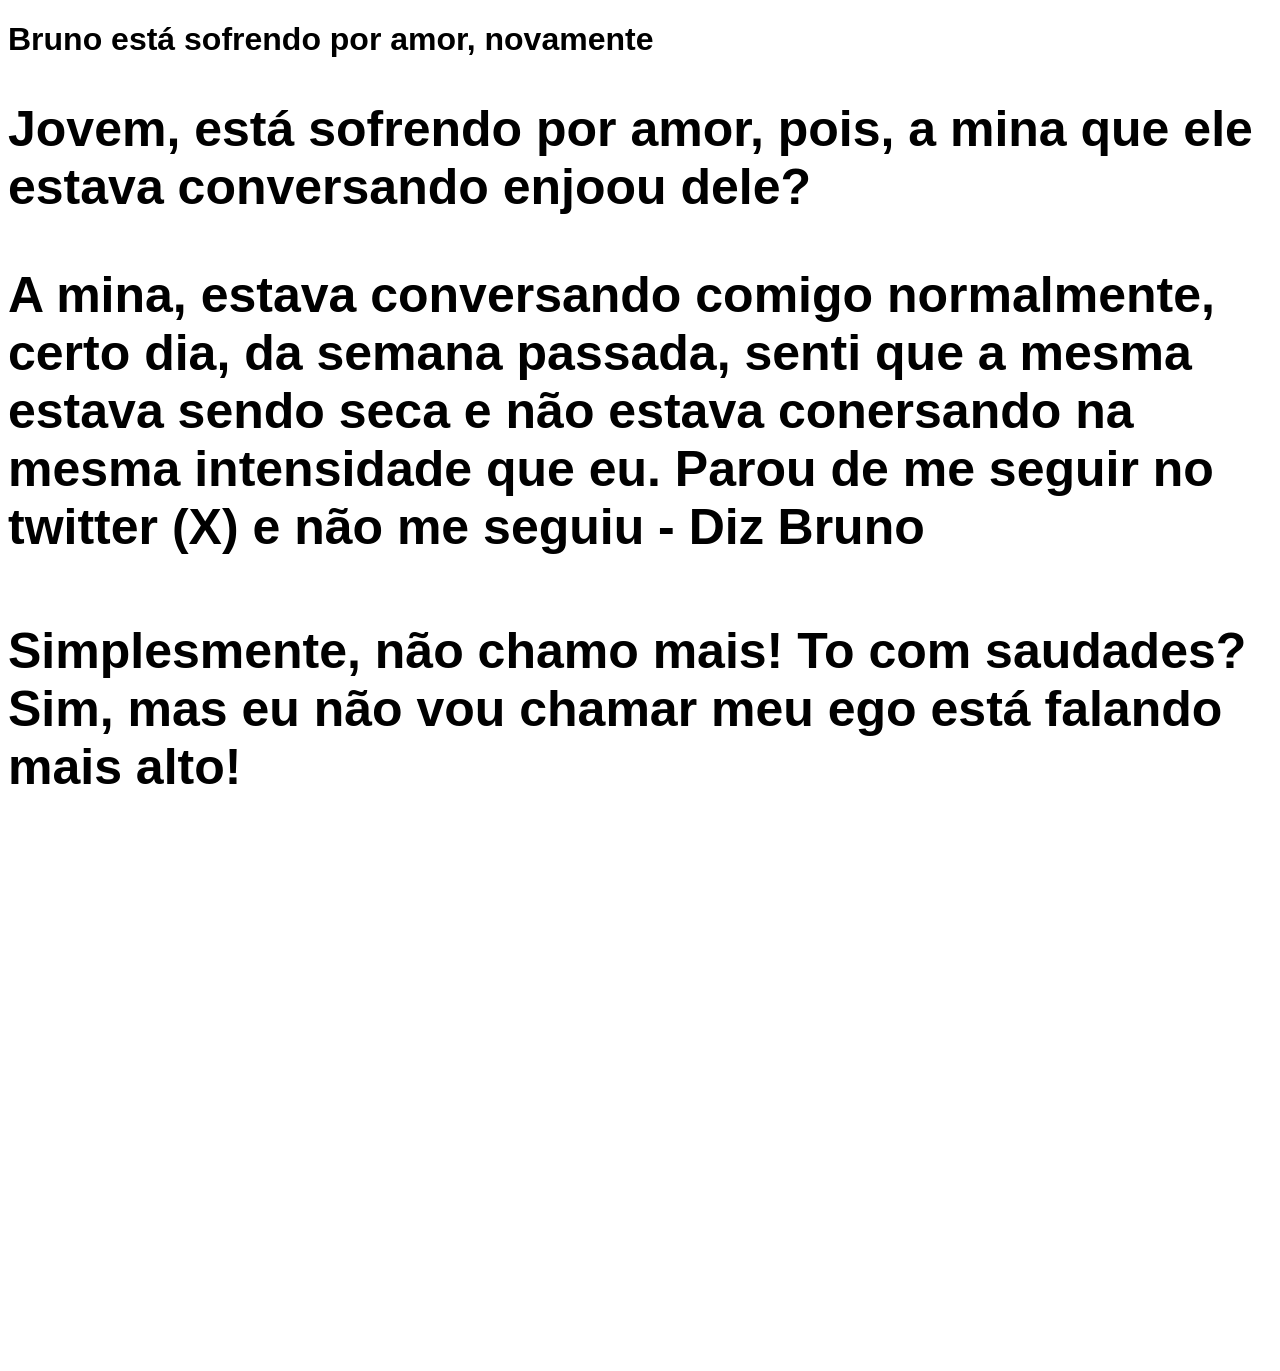
<file: DESAFIO_CSS/index.html>
<!DOCTYPE html> <!--Para escrever tudo isso o atalho é " ! TAB "-->
<html lang="en">
<head>
    <meta charset="UTF-8">
    <meta name="viewport" content="width=device-width, initial-scale=1.0">
    <title>Desafio CSS</title>
</head>

<link rel="stylesheet" href="css/titles.css">

<body>
    <h1> Bruno está sofrendo por amor, novamente </h1>
    <h2> Jovem, está sofrendo por amor, pois, a mina que ele estava conversando enjoou dele?</h2>
    <h3> A mina, estava conversando comigo normalmente, certo dia, da semana passada, senti que a mesma estava sendo seca e não estava conersando
        na mesma intensidade que eu. Parou de me seguir no twitter (X) e não me seguiu - Diz Bruno
    </h3>
    <h4> Simplesmente, não chamo mais! 
    To com saudades? Sim, mas eu não vou chamar meu ego está falando mais alto! </h4>


</body>
</html>
</file>
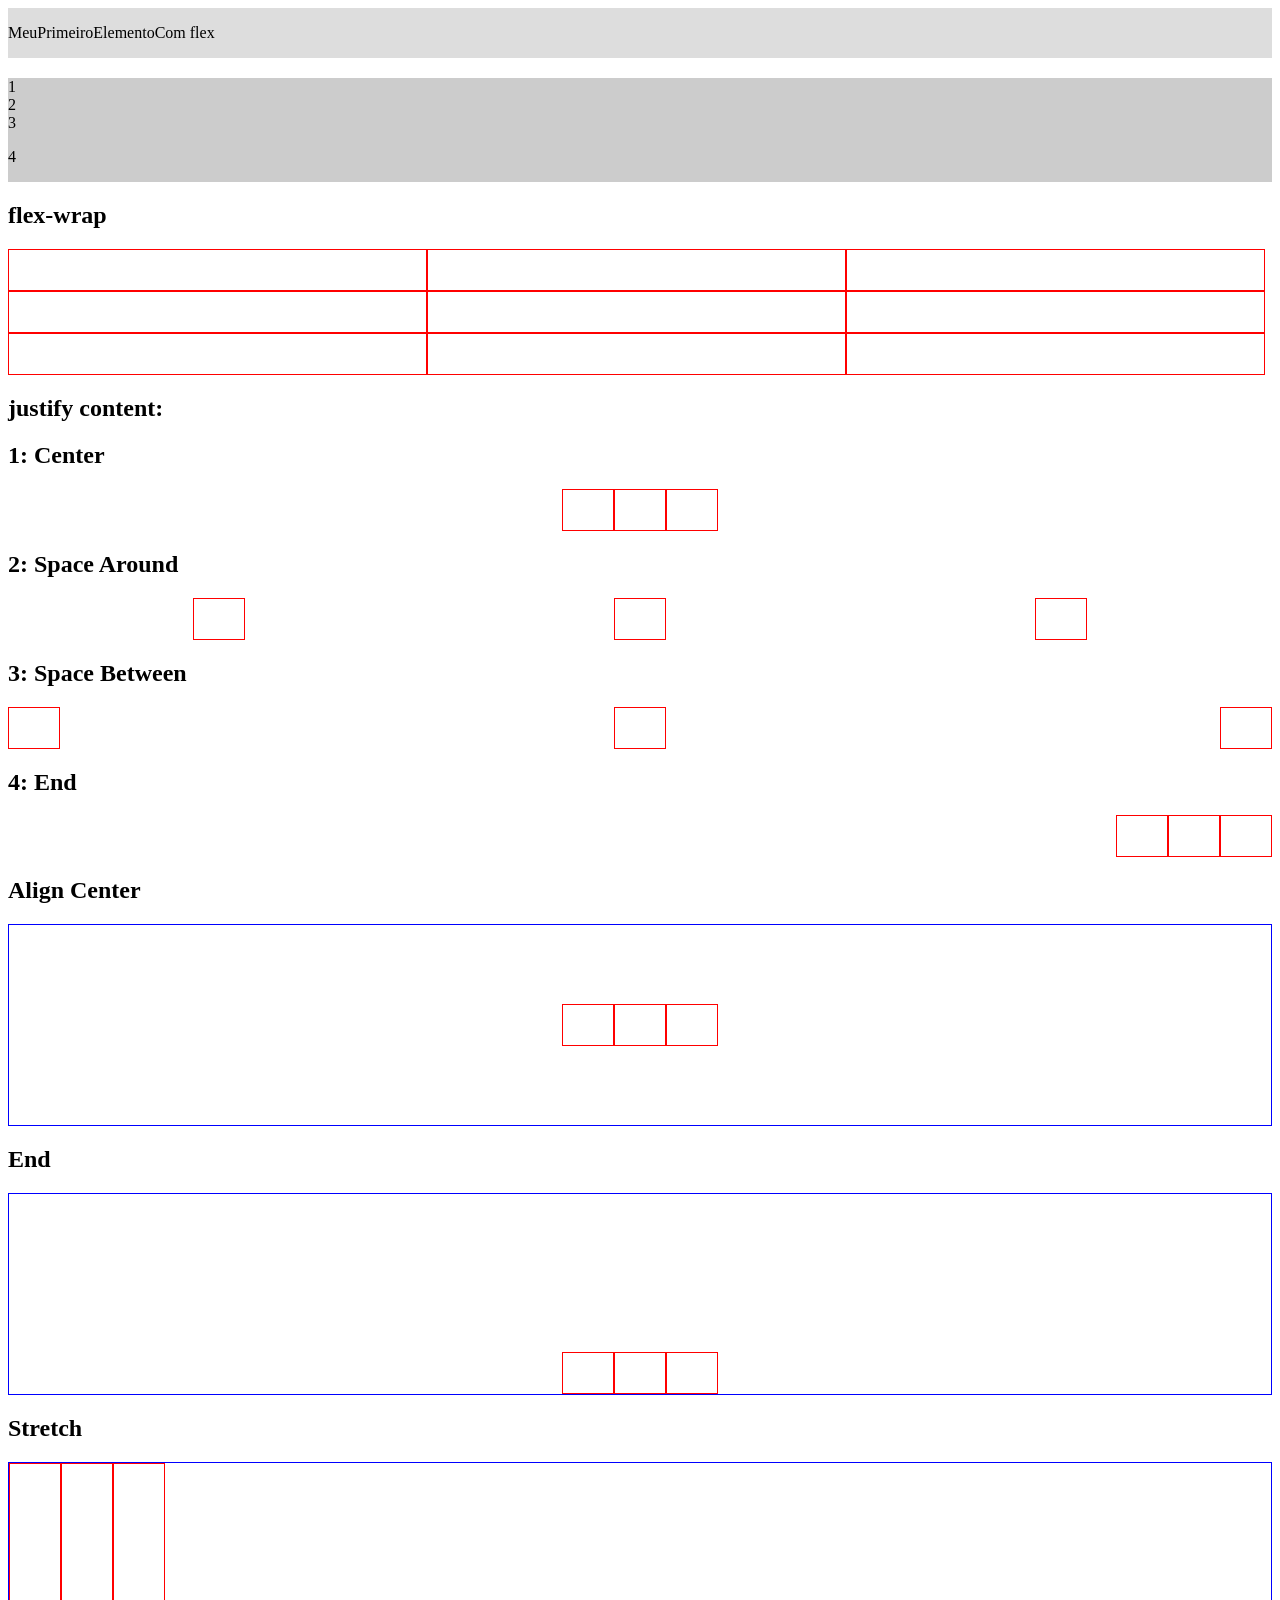
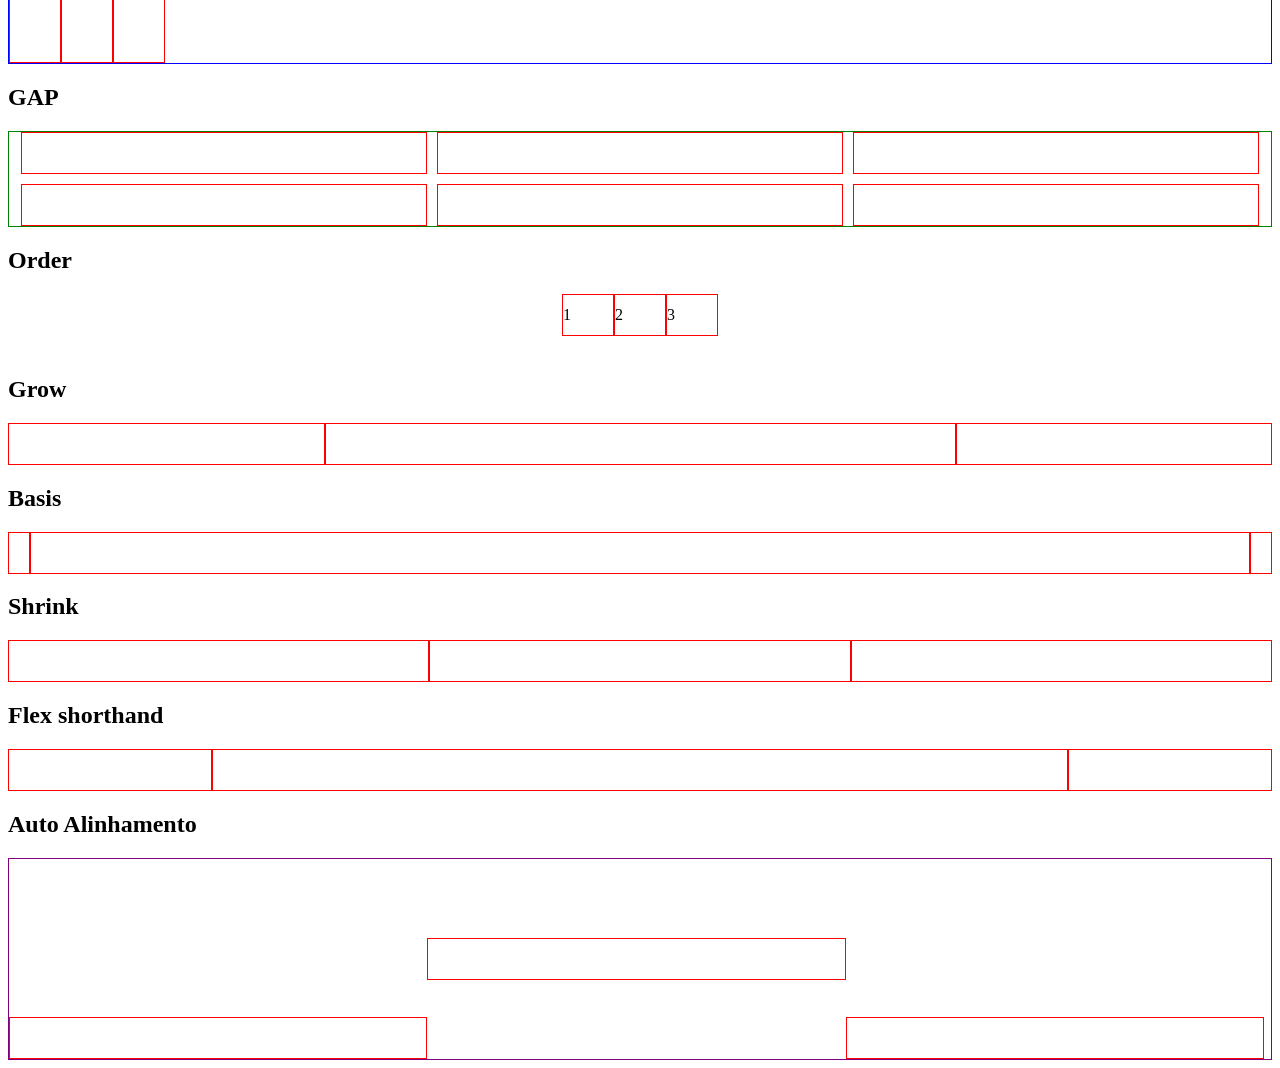
<file: FLEXBOX/index.html>
<!DOCTYPE html>
<html lang="en">
<head>
    <meta charset="UTF-8">
    <meta name="viewport" content="width=device-width, initial-scale=1.0">
    <title>Flex Box</title>
    <link rel="stylesheet" href="css/styles.css">
</head>
<body>
    <!-- 1: flex -->
     <div class="flex">
        <p>Meu</p>
        <p>Primeiro</p>
        <p>Elemento</p>
        <p>Com flex</p>
     </div>

     <!-- 2: flex-column -->
      <div class="flex-column">
        <span>1</span> <!-- O span ficam em inline, ou seja, ficam na memsma linha {1 2 3}-->
        <span>2</span>
        <span>3</span>
        <p>4</p>
      </div>

      <!-- 3: flex-wrap -->
       <h2>flex-wrap</h2>
       <div class="wrap">
        <div class="box"></div>
        <div class="box"></div>
        <div class="box"></div>
        <div class="box"></div>
        <div class="box"></div>
        <div class="box"></div>
        <div class="box"></div>
        <div class="box"></div>
        <div class="box"></div>
       </div>

       <!-- 4: justify content -->
        <h2>justify content:</h2>
       <h2>1: Center</h2>
       <div class="center">
           <div class="box"></div>
           <div class="box"></div>
           <div class="box"></div>
       </div>

        <h2>2: Space Around</h2> <!-- Espaço ao redor-->
        <div class="space-around">
            <div class="box"></div>
            <div class="box"></div>
            <div class="box"></div>
        </div>

        <h2>3: Space Between</h2> <!-- Espaço Espaço Entre-->
        <div class="space-between">
            <div class="box"></div>
            <div class="box"></div>
            <div class="box"></div>
        </div>

        <h2>4: End</h2> <!-- Fim-->
        <div class="end">
            <div class="box"></div>
            <div class="box"></div>
            <div class="box"></div>
        </div>

        <!-- 5: align items -->
        <h2>Align Center</h2>
        <div class="align-center">
            <div class="box"></div>
            <div class="box"></div>
            <div class="box"></div>
        </div>
 
         <h2>End</h2> 
         <div class="align-end">
             <div class="box"></div>
             <div class="box"></div>
             <div class="box"></div>
         </div>
 
         <h2>Stretch</h2> 
         <div class="stretch">
             <div class="box"></div>
             <div class="box"></div>
             <div class="box"></div>
         </div>

         <!-- 6: GAP --> 
          <h2>GAP</h2>
          <div class="gap">
            <div class="box"></div>
            <div class="box"></div>
            <div class="box"></div>
            <div class="box"></div>
            <div class="box"></div>
            <div class="box"></div>
          </div>

          <!-- 7: Order -->
           <h2>Order</h2>
           <div class="order">
            <div class="box" id="three">3</div>
            <div class="box" id="one">1</div>
            <div class="box" id="two">2</div>
           </div>

           <!-- 8: Grow -->
            <h2>Grow</h2>
            <div class="grow">
                <div class="box"></div>
                <div class="box big"></div>
                <div class="box"></div>
            </div>

            <!-- 9: Basis -->
            <h2>Basis</h2>
            <div class="basis">
                <div class="box"></div>
                <div class="box big"></div>
                <div class="box"></div>
            </div>

            <!-- 10: Shrink -->
            <h2>Shrink</h2>
            <div class="shrink">
                <div class="box"></div>
                <div class="box small"></div>
                <div class="box"></div>
            </div>

            <!-- 11: Flex shorthand -->
            <h2>Flex shorthand</h2>
            <div class="shorthand">
                <div class="box"></div>
                <div class="box different"></div>
                <div class="box"></div>
            </div>

            <!-- 12: auto alinhamento -->
            <h2>Auto Alinhamento </h2>
            <div class="alinhamento">
                <div class="box"></div>
                <div class="box different"></div>
                <div class="box"></div>
            </div>

</body>
</html>
</file>
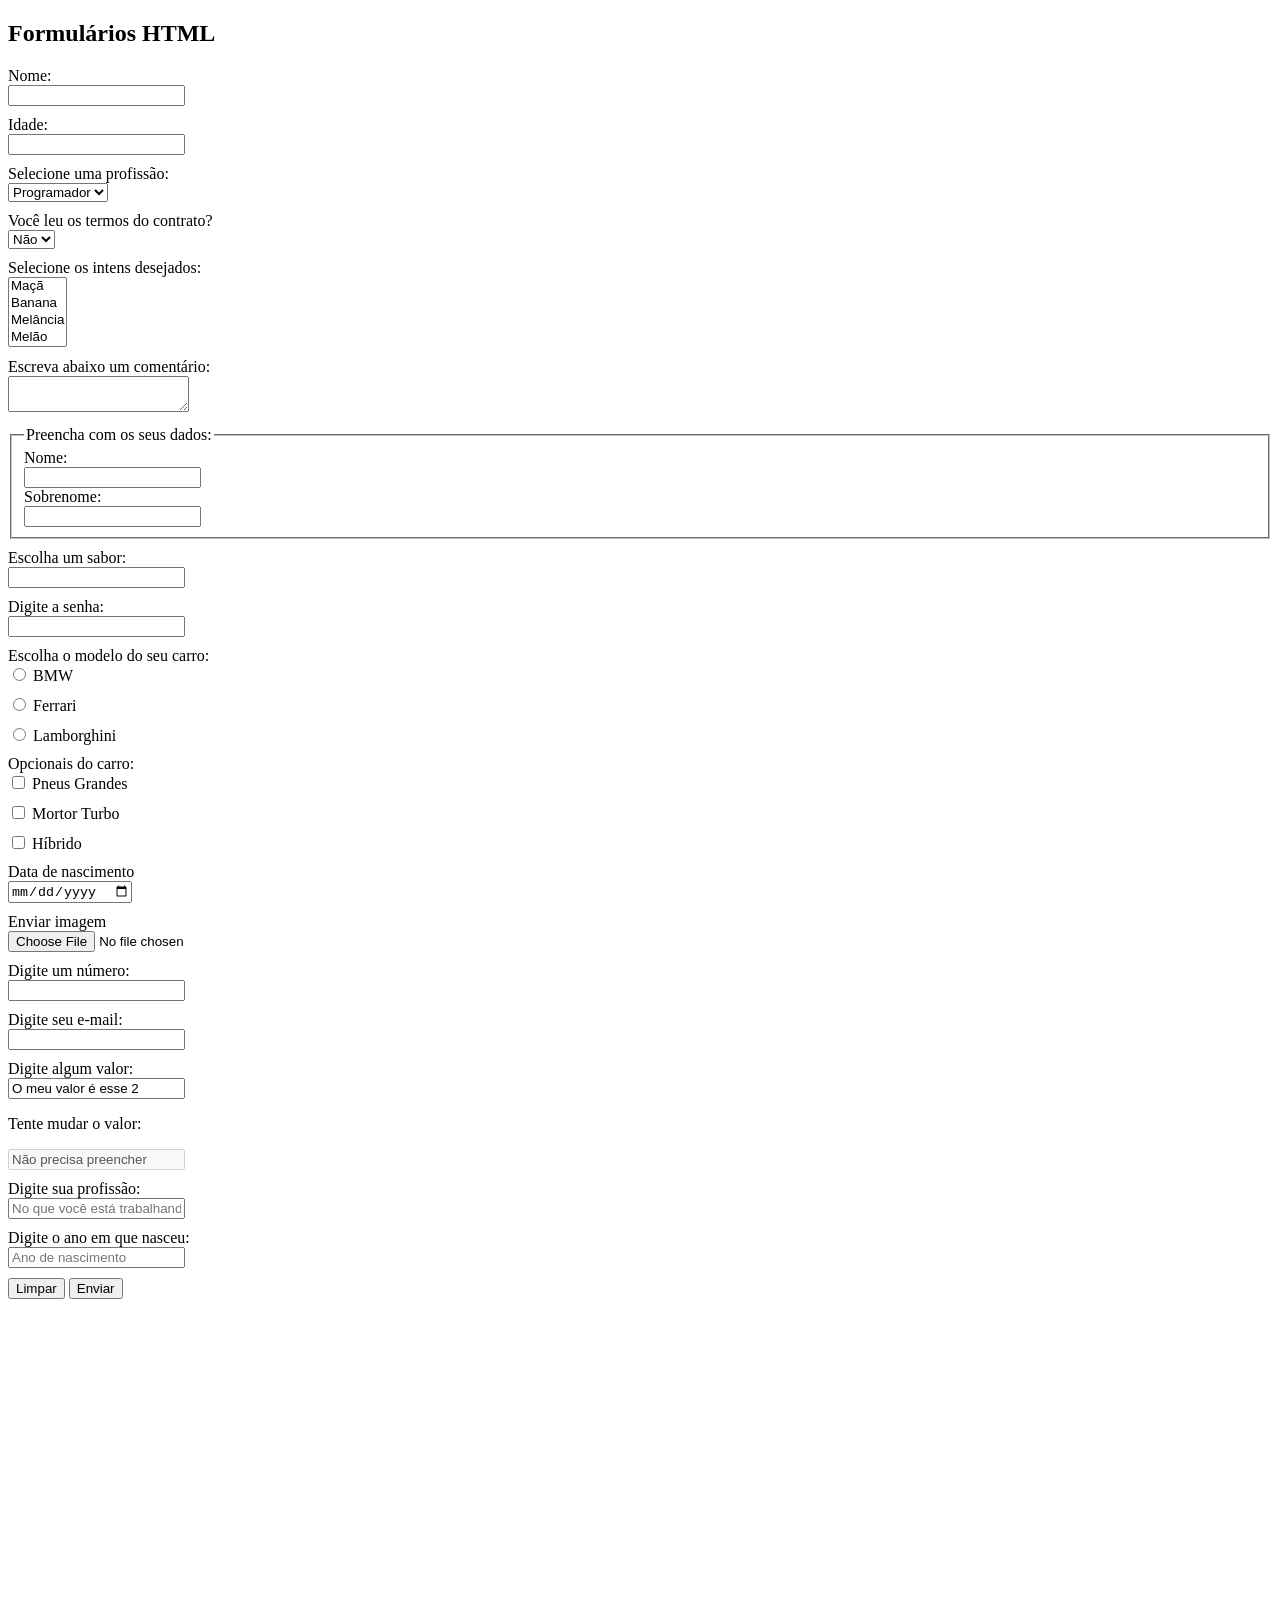
<file: FORM/index.html>
<!DOCTYPE html>
<html lang="en">
<head>
    <meta charset="UTF-8">
    <meta name="viewport" content="width=device-width, initial-scale=1.0">
    <title>Formulários</title>
    <link rel="stylesheet" href="css/style.css">
</head>
<body>
    <h2>Formulários HTML</h2>
    <!-- 1: Primeiro Formulário -->
    <!-- 2: Atributos do Formulário  -->
    <form action="register.php" method="get">
        <div>
            <label>Nome:</label>
        <input type="text">
        </div>

        <!-- 3: Atributo NAME -->
        <div>
            <!-- 4: Atributo LABEL -->
            <label for="idade">Idade:</label>
        <input type="text" name="idade">
        </div>
        <!-- 6: Atributo SELECT -->
        <div>
            <label for="trabalho">Selecione uma profissão:</label>
            <select name="trabalho">
                <option value="programador">Programador</option>
                <option value="devops">DevOps</option>
                <option value="dba">DBA</option>
                <option value="redes">Redes</option>
            </select>
        </div>

        <!-- 7: Atributo SELECTED-->
        <div>
            <label for="contrato">Você leu os termos do contrato?</label>
            <select name="contrato">
                <option value="sim">Sim</option>
                <option value="nao" selected>Não</option>
            </select>
        </div>

        <!-- 8: Multiplas opções -->
        <div>
            <label for="itens">Selecione os intens desejados:</label>
            <select name="itens" multiple>
                <option value="maca">Maçã</option>
                <option value="banana">Banana</option>
                <option value="melancia">Melância</option>
                <option value="melao">Melão</option>
            </select>
        </div>
        <!-- 9: Atributo TEXTAREA -->
        <div>
            <label for="comentario">Escreva abaixo um comentário:</label>
            <textarea name="comentario"></textarea>
        </div>

        <!-- 10: Atributos FIELSET e LEGEND -->
        <div>
            <fieldset>
                <legend>Preencha com os seus dados:</legend>
                <label for="firstname">Nome:</label>
                <input type="text" name="firstname">
                <label for="lastname">Sobrenome:</label>
                <input type="text" name="lastname">
            </fieldset>
        </div>

        <!-- 11: DATALIST -->
        <div>
            <label for="flavor">Escolha um sabor:</label>
            <input type="text" list="flavors" name="flavor">

            <datalist id="flavors">
                <option value="Cereja"></option>
                <option value="Chocolate"></option>
                <option value="Flocos"></option>
                <option value="Creme"></option>
                <option value="Abacaxi"></option>
            </datalist>
        </div>

        <!--12: Input de Senha-->
        <div>
            <label for="password">Digite a senha:</label>
            <input type="password" name="password">
        </div>

        <!-- 14: Input RADIO (RADIO BUTTON) -->
        <div>
            <label for="car_model">Escolha o modelo do seu carro:</label>
            <div class="radio">
                <input type="radio" value="bmw" name="car_model">
                <label for="bmw">BMW</label>
            </div>
            <div class="radio">
                <input type="radio" value="ferrari" name="car_model">
                <label for="ferrari">Ferrari</label>
            </div>
            <div class="radio">
                <input type="radio" value="lamborghini" name="car_model">
                <label for="lamborghini">Lamborghini</label>
            </div>
        </div>

        <!-- 15: Input CHECKBOX -->
        <div>
            <label for="optionals">Opcionais do carro:</label>
            <div class="radio">
                <input type="checkbox" name="optionals[]" value="pneus_grandes"> <!-- para enviar várias opções é preciso os '[]' pois é necessário uma notação de lista ou array-->
                <label for="pneus_grandes">Pneus Grandes</label>
            </div>
            <div class="radio">
                <input type="checkbox" name="optionals[]" value="motor_turbo">
                <label for="motor_turbo">Mortor Turbo</label>
            </div>
            <div class="radio">
                <input type="checkbox" name="optionals[]" value="hibrido">
                <label for="hibrido">Híbrido</label>
            </div>
        </div>

        <!-- 16: Input de Data -->
        <div>
            <label for="aniversario">Data de nascimento</label>
            <input type="date" name="aniversario">
        </div>

        <!--17: Enviando arquivos/imagens -->
        <div>
            <label for="image">Enviar imagem</label>
            <input type="file" name="image">
        </div>

        <!-- 18: Input para Números -->
        <div>
            <label for="numeros">Digite um número:</label>
            <input type="number" name="numeros">
        </div>

        <!-- 19: Input para e-mails -->
        <div>
            <label for="email">Digite seu e-mail:</label>
            <input type="email" name="email">
        </div>

        <!-- 20: Atributo VALUE -->
        <div>
            <label for="value">Digite algum valor:</label>
            <input type="text" value="O meu valor é esse 2" name="value">
        </div>

        <!-- 21: Atributo DISABLED -->
        <div>
            <p>Tente mudar o valor:</p>
            <input type="text" value="Não precisa preencher" disabled>
        </div>

        <!-- 22: Atributo PLACEHOLDER -->
        <div>
            <label for="trabalho_atual">Digite sua profissão:</label>
            <input type="text" name="trabalho_atual" placeholder="No que você está trabalhando atualmente?">
        </div>

        <!-- 23: Atributo REQUIRED -->
        <div>
            <label for="ano_aniversario">Digite o ano em que nasceu:</label>
            <input type="text" name="ano_aniversario" placeholder="Ano de nascimento" required>
        </div>

        <!-- BOTÕES DA PÁGINA/FORMULÁRIO-->
        <!--  13: Reset do Form -->
        <input type="reset" value="Limpar">

        <!-- 5: Envio do Form -->
        <input type="submit" value="Enviar">
    </form>
</body>
</html>
</file>
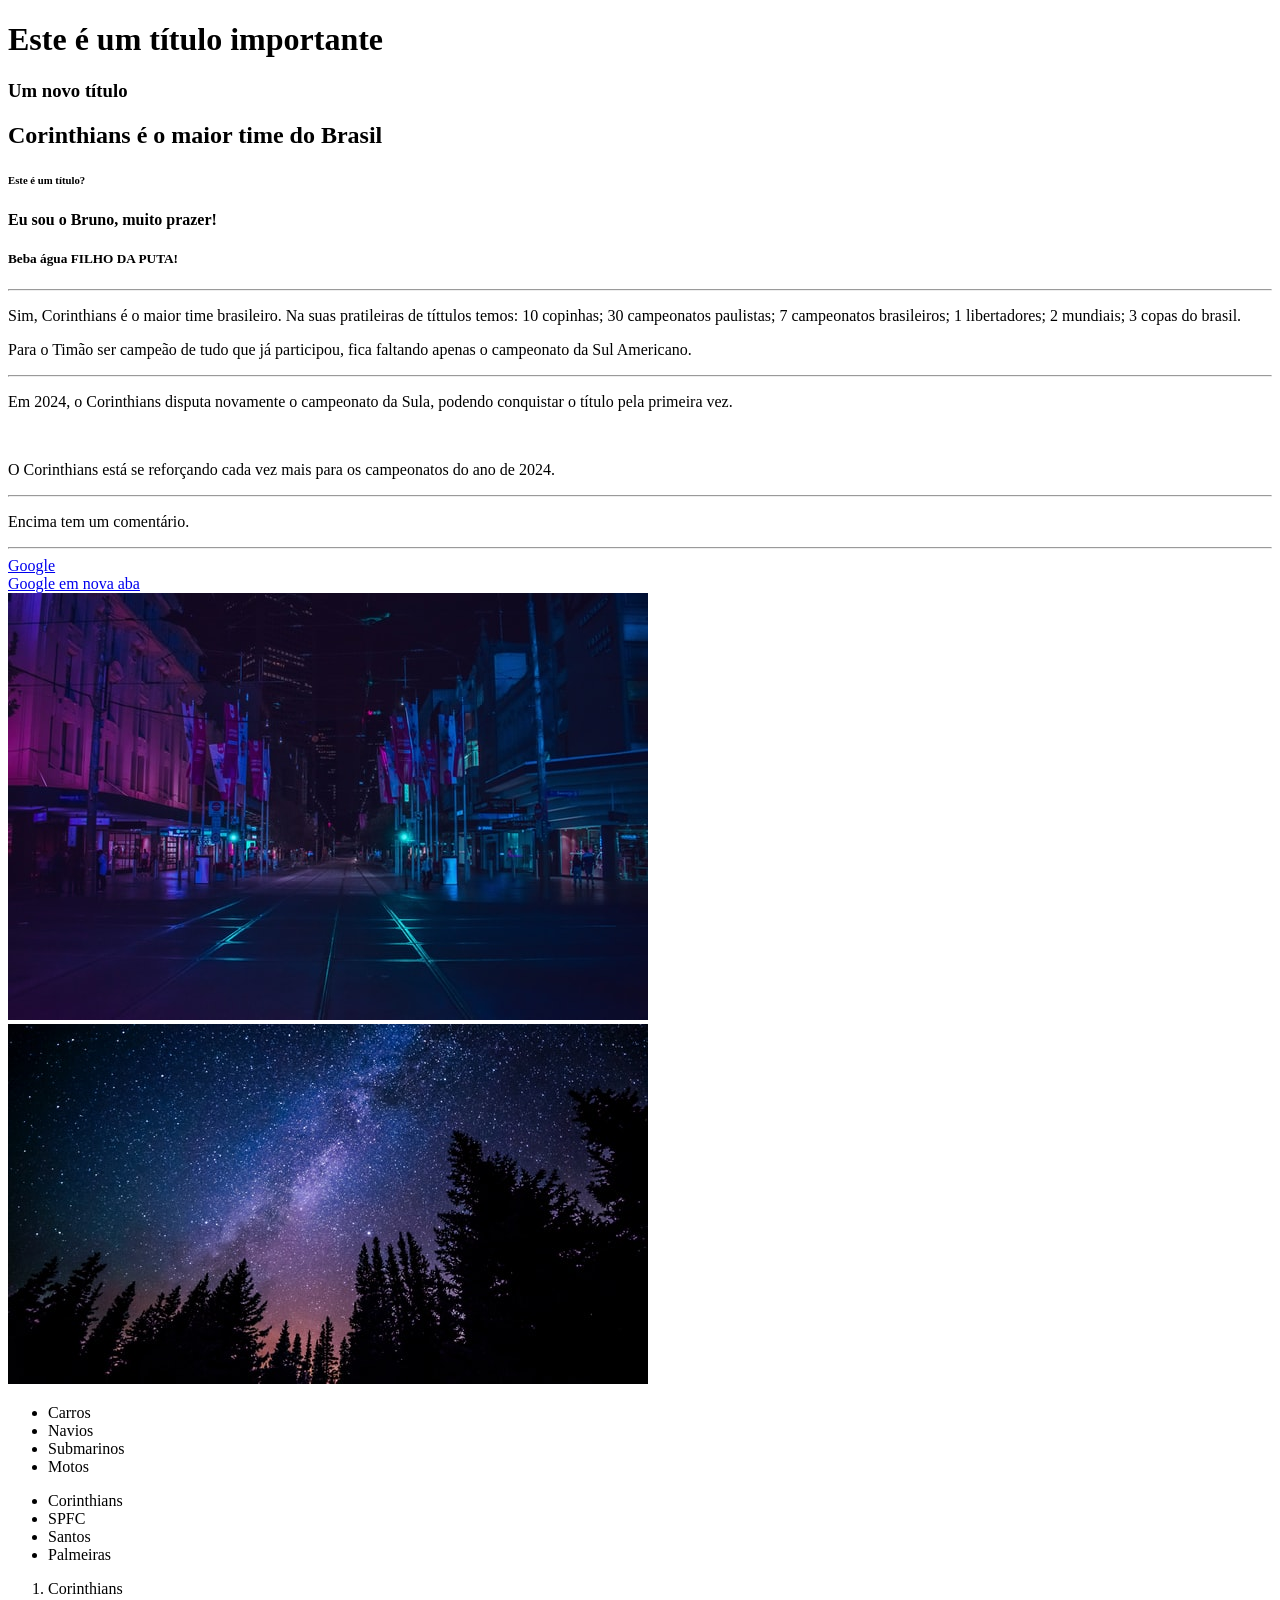
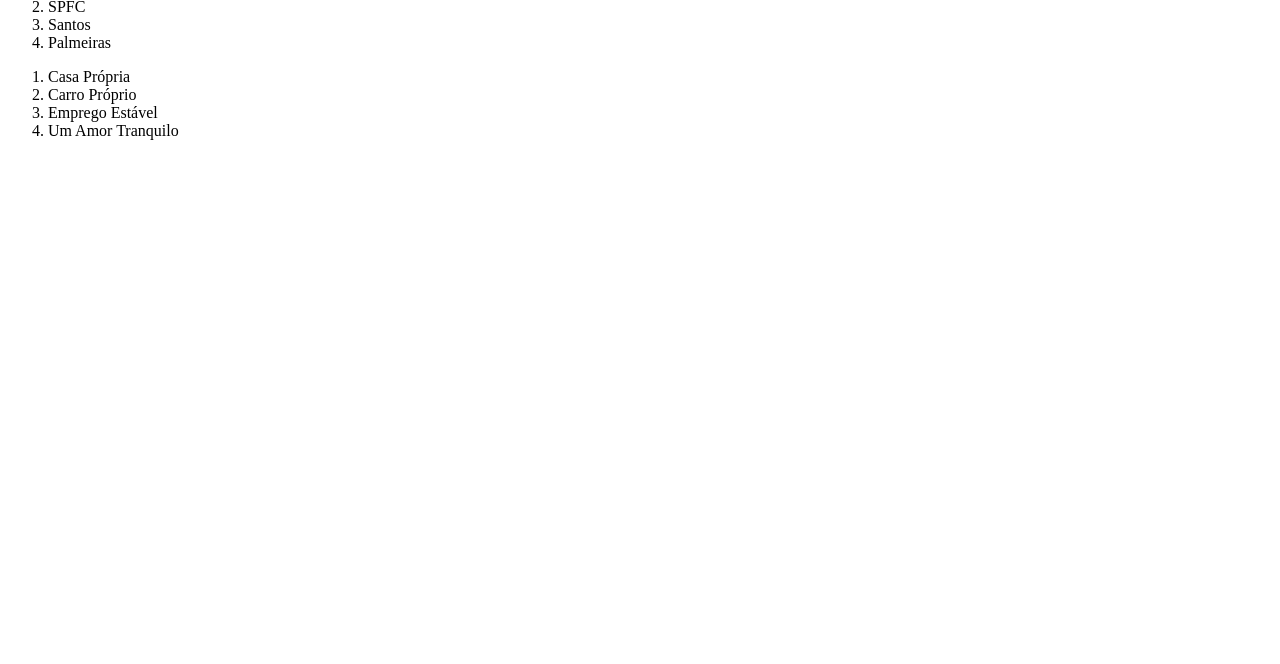
<file: HTML/index.html>
<!DOCTYPE html>
<html>
    <head>
        <title>HTML fundamentos</title>
    </head>
    <body style="padding-bottom: 500px;">

        <!-- Aula de TÍTULOS -->
        <h1>Este é um título importante</h1>
        <h3>Um novo título</h3>
        <h2>Corinthians é o maior time do Brasil</h2>
        <h6>Este é um título?</h6>
        <h4>Eu sou o Bruno, muito prazer!</h4>
        <h5>Beba água FILHO DA PUTA!</h5>
<hr>

        <!-- Aula de PARÁGRAFOS -->
        <p>Sim, Corinthians é o maior time brasileiro. Na suas pratileiras de títtulos temos: 10 copinhas; 30 campeonatos paulistas; 7 campeonatos brasileiros; 1 libertadores; 2 mundiais; 3 copas do brasil.</p>
        <p>Para o Timão ser campeão de tudo que já participou, fica faltando apenas o campeonato da Sul Americano.</p>
<hr>

        <!-- Aula de PULAR LINHAS (TAGS SEM CONTEÚDO)-->
        <p>Em 2024, o Corinthians disputa novamente o campeonato da Sula, podendo conquistar o título pela primeira vez.</p>
        <br>
        <p>O Corinthians está se reforçando cada vez mais para os campeonatos do ano de 2024.</p>
<hr>

        <!-- Aula de Comentários -->
        <p>Encima tem um comentário.</p>
<hr>

        <!-- Aula de ATRTIBUTOS -->
        <a href="https://google.com">Google</a>
<br>

        <!-- Aula de ABRIR LINK EM UMA NOVA ABA -->
        <a href="https://google.com" target="_blank">Google em nova aba</a>
<br>
        <!-- Aula de COMO COLOCAR IMAGENS -->
        <img src="img/city.jpg"/>

        <!-- Aula de ATRIBUTO ALT -->
        <img src="img/nature.jpg" alt="Noite na floresta" />


        <!-- Aula de LISTA NÃO ORDENADAS -->
        <ul>
            <li>Carros</li>  
            <li>Navios</li>
            <li>Submarinos</li>
            <li>Motos</li>

        </ul>
 
        <ul>
            <li>Corinthians</li>
            <li>SPFC</li>
            <li>Santos</li>
            <li>Palmeiras</li>

        </ul>

        <!-- Aula de LISTA ORDENADA -->
        <ol>
            <li>Corinthians</li>
            <li>SPFC</li>
            <li>Santos</li>
            <li>Palmeiras</li>
        </ol>

        <ol>
            <li>Casa Própria</li>
            <li>Carro Próprio</li>
            <li>Emprego Estável</li>
            <li>Um Amor Tranquilo</li>
        </ol>

    

    </body>
</html>
</file>
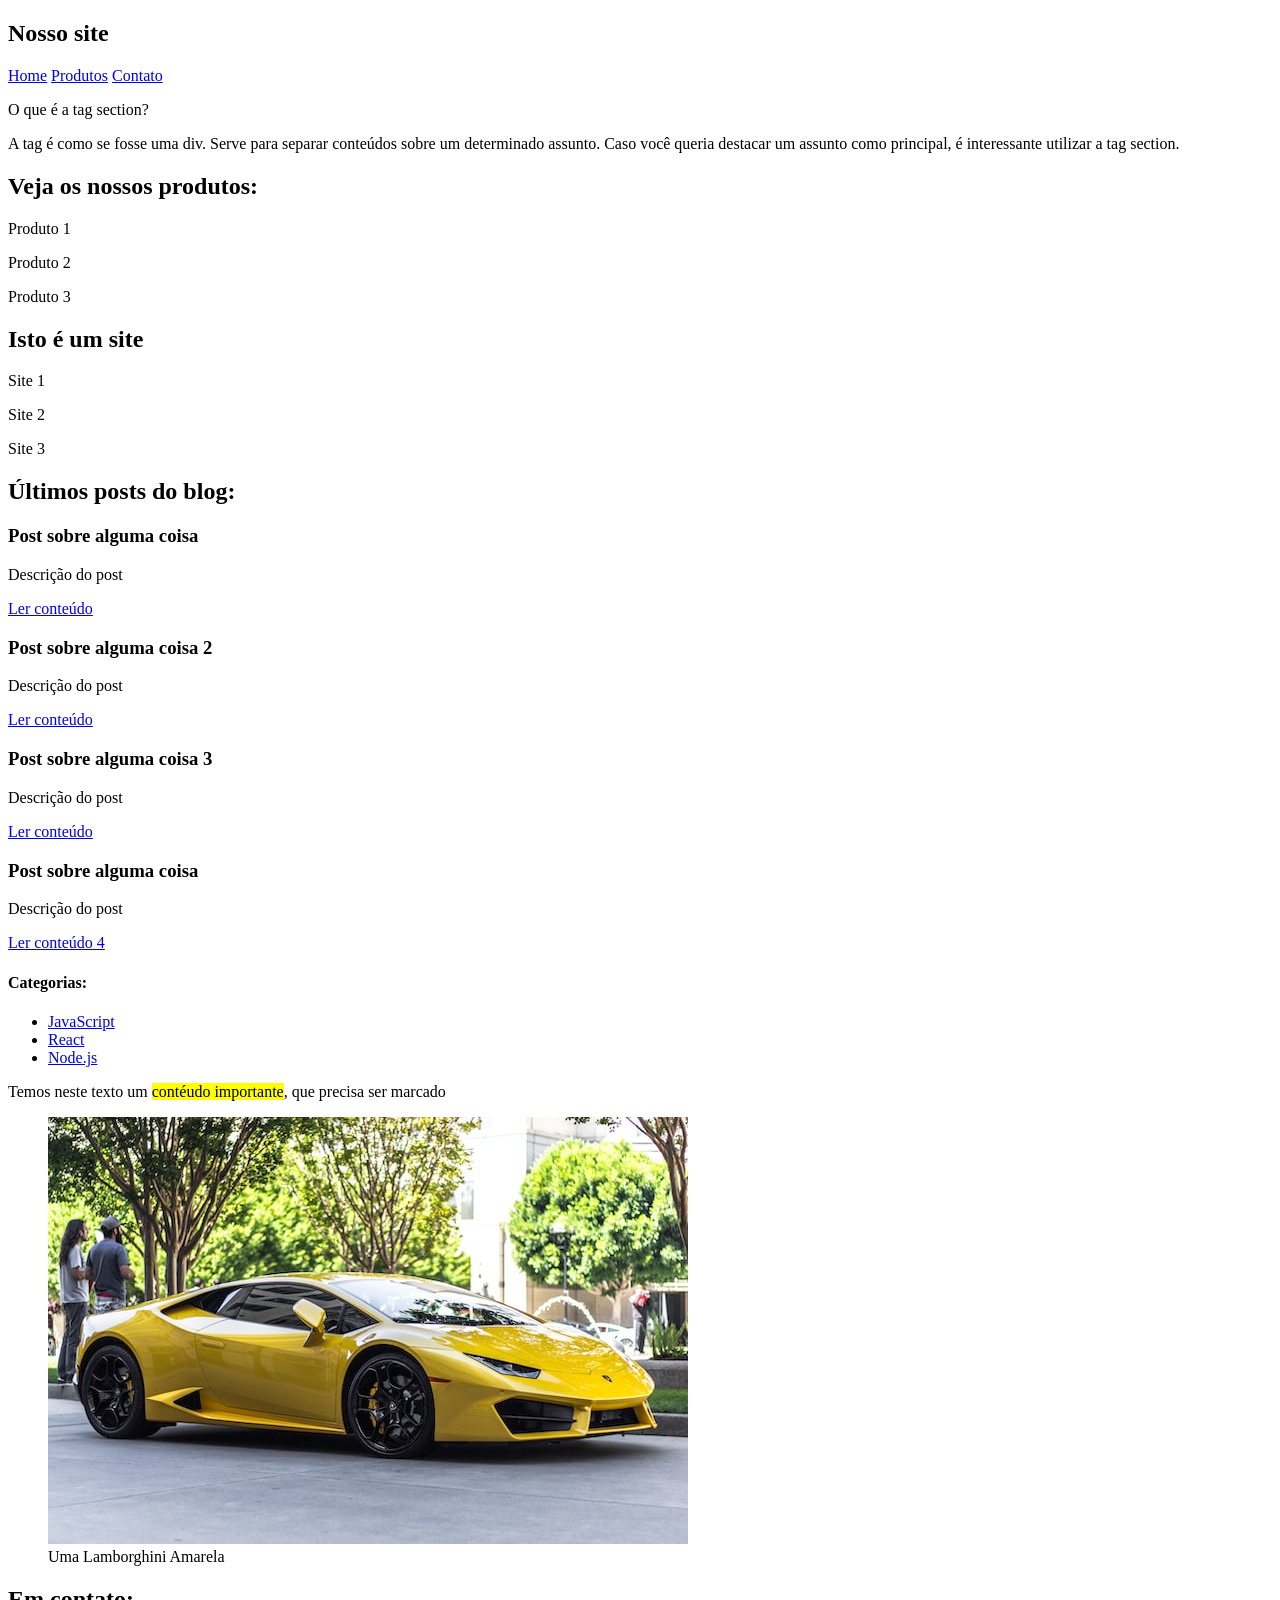
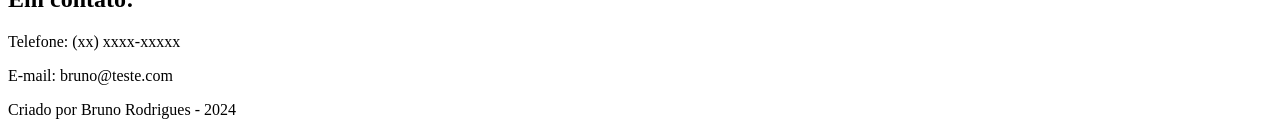
<file: HTML_SEMANTICO/index.html>
<!DOCTYPE html>
<html lang="en">
<head>
    <meta charset="UTF-8">
    <meta name="viewport" content="width=device-width, initial-scale=1.0">
    <title>HTML Semântico</title>
</head>
<body>
    <!-- 3: HEADER -->
     <header>
        <h2>Nosso site</h2>
        <!-- <ul>
            <li><a href="#">Home</a></li>
            <li><a href="#">Produtos</a></li>
            <li><a href="#">Contato</a></li>
        </ul> -->

        <!-- 5: NAVBAR -->
         <nav>
            <a href="#">Home</a></li>
            <a href="#">Produtos</a>
            <a href="#">Contato</a>
         </nav>
     </header>

     <!-- 8: MAIN -->
      <main>
            <!-- 1: SECTION -->
     <section>
        <p>O que é a tag section? 
        <p>A tag é como se fosse uma div. Serve para separar conteúdos sobre um determinado assunto. 
            Caso você queria destacar um assunto como principal, é interessante utilizar a tag section.</p>    
        </p>
     </section>
     <section>
        <h2>Veja os nossos produtos:</h2>
        <p>Produto 1</p>
        <p>Produto 2</p>
        <p>Produto 3</p>
     </section>
     <section>
        <h1>Isto é um site</h1>
        <p>Site 1</p>
        <p>Site 2</p>
        <p>Site 3</p>
     </section>

     <!-- 2: ARTICLE -->
      <section>
        <h2>Últimos posts do blog:</h2>
        <article>
            <h3>Post sobre alguma coisa</h3>
            <p>Descrição do post</p>
            <a href="#">Ler conteúdo</a>
        </article>

        <article>
            <h3>Post sobre alguma coisa 2</h3>
            <p>Descrição do post</p>
            <a href="#">Ler conteúdo</a>
        </article>

        <article>
            <h3>Post sobre alguma coisa 3</h3>
            <p>Descrição do post</p>
            <a href="#">Ler conteúdo</a>
        </article>

        <article>
            <h3>Post sobre alguma coisa</h3>
            <p>Descrição do post</p>
            <a href="#">Ler conteúdo 4</a>
        </article>
      </section>
      </main>

      <!-- 6: ASIDE -->
       <aside>
        <h4>Categorias:</h4>
        <ul>
            <li><a href="#">JavaScript</a></li>
            <li><a href="#">React</a></li>
            <li><a href="#">Node.js</a></li>
        </ul>
       </aside>

       <!-- 9: MARK -->
        <p>Temos neste texto um <mark>contéudo importante</mark>, que precisa ser marcado</p>

       <!-- 7: FIGURE AND FIGCAPTION -->
        <figure>
            <img src="img/lambo.jpg" alt="Lamborghini">
            <figcaption>Uma Lamborghini Amarela</figcaption>
        </figure>

      <!-- 4: FOOTER -->
       <footer>
        <div>
            <h2>Em contato:</h2>
            <p>Telefone: (xx) xxxx-xxxxx</p>
            <p>E-mail: bruno@teste.com</p>
        </div>
        <p>Criado por Bruno Rodrigues - 2024</p>
       </footer>
</body>
</html>
</file>
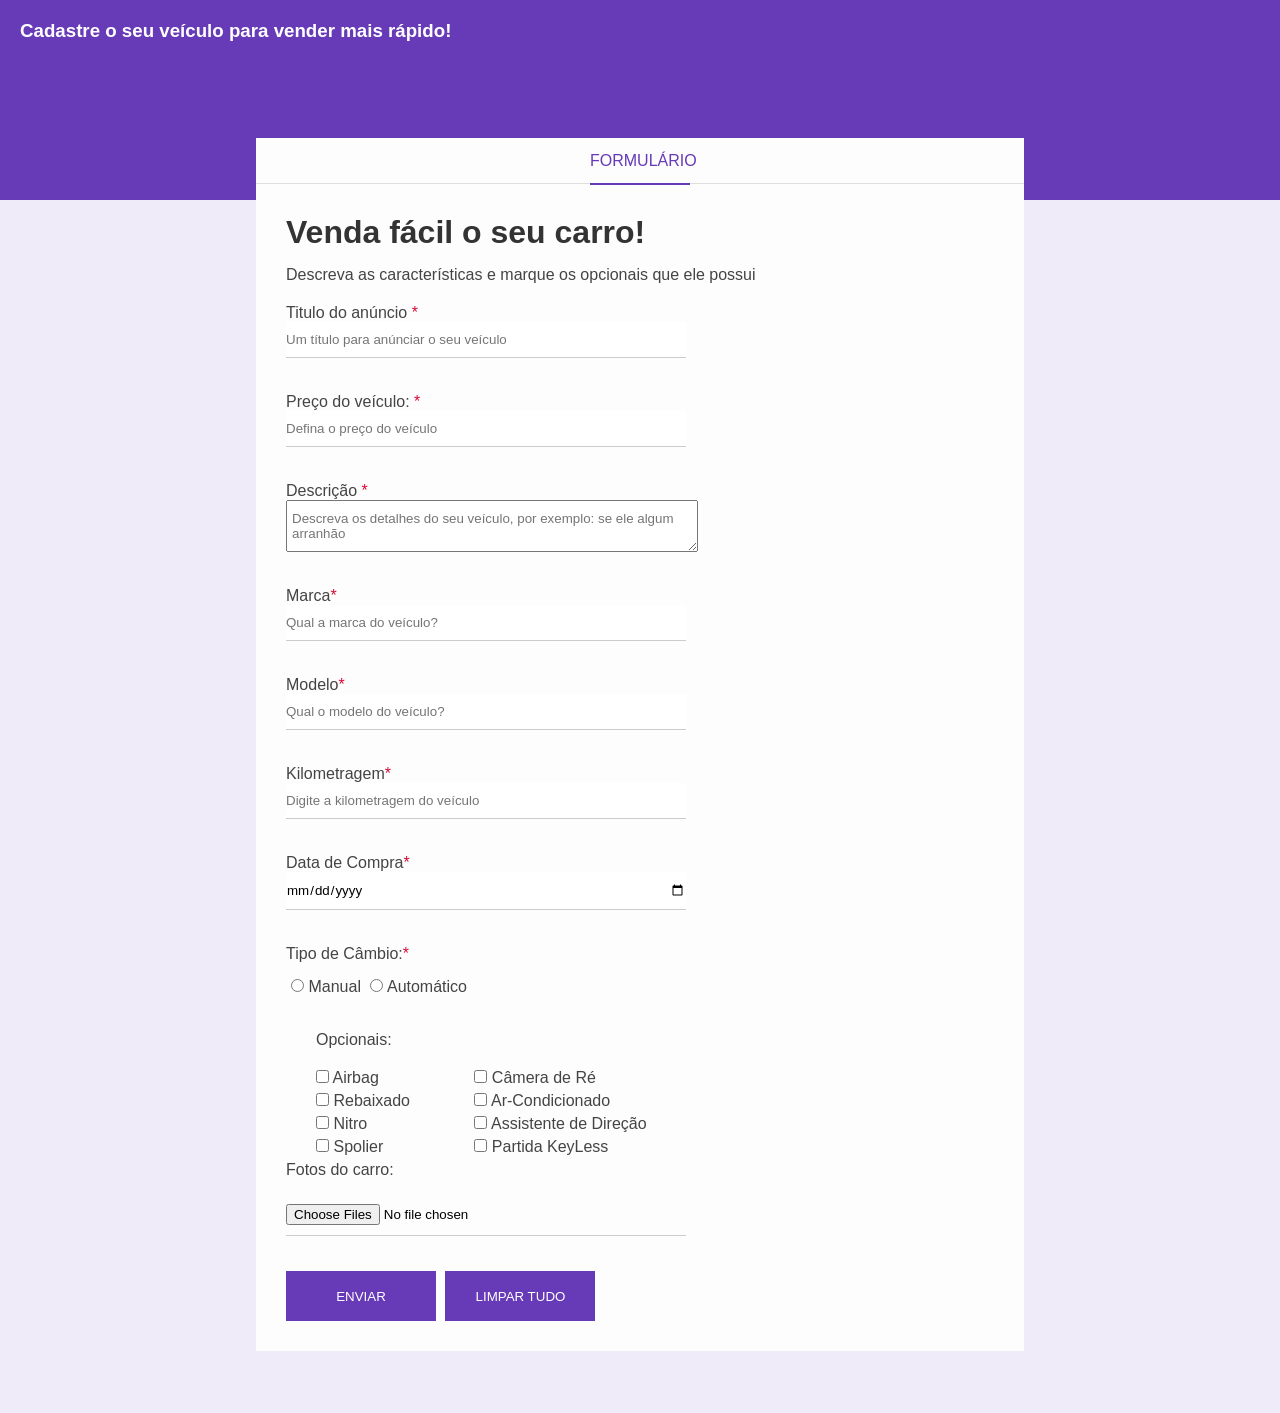
<file: PROJETO_Form/index.html>
<!DOCTYPE html>
<html lang="en">
<head>
    <meta charset="UTF-8">
    <meta name="viewport" content="width=device-width, initial-scale=1.0">
    <title>Formulário</title>
    <link rel="stylesheet" href="css/style.css">
</head>
<body>
    <div class="container">
        <div class="cabecalho">
            <h3>Cadastre o seu veículo para vender mais rápido!</h3>
        </div>
        <div class="form-container">
            <div class="form-cabecalho">
                <p>Formulário</p>
            </div>
            <div class="form-corpo">
                <h1 class="form-titulo">Venda fácil o seu carro!</h1>
                <p>Descreva as características e marque os opcionais que ele possui</p>

                <form>
                    <div class="box-input">
                        <label for="titulo">Titulo do anúncio <span class="required-field">*</span></label>
                        <input 
                        type="text"
                         name="titulo" 
                         id="titulo" 
                         class="block" 
                         placeholder="Um título para anúnciar o seu veículo"
                         minlength="1"
                         maxlength="30"
                         required>
                    </div>
                    
                    <div class="box-input">
                        <label for="preco">Preço do veículo: <span class="required-field">*</span></label>
                        <input 
                        type="number"
                         name="preco" 
                         id="preco" 
                         class="block" 
                         placeholder="Defina o preço do veículo"
                         required>
                    </div>

                    <div class="box-input">
                        <label for="descricao">Descrição <span class="required-field">*</span></label>

                        <textarea name="descricao" id="descricao" class="block" placeholder="Descreva os detalhes do seu veículo, por exemplo: se ele algum arranhão"
                        ></textarea>
                    </div>

                    <div class="box-input">
                        <label for="marca">Marca<span class="required-field">*</span></label>
                        <input 
                        type="text"
                         name="marca" 
                         id="marca" 
                         class="block" 
                         placeholder="Qual a marca do veículo?"
                         required>
                    </div>

                    <div class="box-input">
                        <label for="modelo">Modelo<span class="required-field">*</span></label>
                        <input 
                        type="text"
                         name="modelo" 
                         id="modelo" 
                         class="block" 
                         placeholder="Qual o modelo do veículo?"
                         required>
                    </div>

                    <div class="box-input">
                        <label for="kilometragem">Kilometragem<span class="required-field">*</span></label>
                        <input 
                        type="number"
                         name="kilometragem" 
                         id="kilometragem" 
                         class="block" 
                         placeholder="Digite a kilometragem do veículo"
                         required>
                    </div>

                    <div class="box-input">
                        <label for="data_compra">Data de Compra<span class="required-field">*</span></label>
                        <input 
                        type="date"
                         name="data_compra" 
                         id="data_compra" 
                         class="block" 
                         required>
                    </div>

                    <div class="box-input">
                        <p>Tipo de Câmbio:<span class="required-field">*</span></p>      
                        <input type="radio" id="manual" name="cambio">   
                        <label for="manual">Manual</label>   
                         
                        <input type="radio" id="automatico" name="cambio">   
                        <label for="automatico">Automático</label>            
                    </div>

                    <div class="optional-box">  
                        <p>Opcionais:</p>
                        <ul class="optional-list">
                            <li>
                                <input 
                                type="checkbox" 
                                id="airbag" 
                                name="optional[]" 
                                value="airbag">
                                <label for="airbag">Airbag</label>
                                
                            </li>

                            <li>
                                <input 
                                type="checkbox" 
                                id="rebaixado" 
                                name="optional[]" 
                                value="rebaixado">
                                <label for="rebaixado">Rebaixado</label>
                                
                            </li>

                            <li>
                                <input 
                                type="checkbox" 
                                id="nitro" 
                                name="optional[]" 
                                value="nitro">
                                <label for="nitro">Nitro</label>
                                
                            </li>
                            <li>
                                <input 
                                type="checkbox" 
                                id="spolier" 
                                name="optional[]" 
                                value="spolier">
                                <label for="spolier">Spolier</label>
                                
                            </li>
                        </ul>    
                    </div>

                    <div class="optional-box">
                        <ul class="optional-list">

                            <li>
                                <input 
                                type="checkbox" 
                                id="camera_re" 
                                name="optional[]" 
                                value="camera_re">
                                <label for="camera_re">Câmera de Ré</label>
                                
                            </li>
                            <li>
                                <input 
                                type="checkbox" 
                                id="ac" 
                                name="optional[]" 
                                value="ac">
                                <label for="ac">Ar-Condicionado</label>
                                
                            </li>
                            <li>
                                <input 
                                type="checkbox" 
                                id="assistente_direcao" 
                                name="optional[]" 
                                value="assistente_direcao">
                                <label for="assistente_direcao">Assistente de Direção</label>
                                
                            </li>
                            <li>
                                <input 
                                type="checkbox" 
                                id="keyless" 
                                name="optional[]" 
                                value="keyless">
                                <label for="keyless">Partida KeyLess</label>
                                
                            </li>
                        </ul>    
                    </div>

                    <div class="box-input">
                        <p>Fotos do carro:</p>
                        <input type="file" multiple accept="image/png, image/jpg" id="image" name="image" required>
                    </div>

                    <input type="submit" value="Enviar" class="btn-submit">
                    <input type="reset" value="Limpar Tudo" class="btn-reset">
                </form>

            </div>
        </div>
    </div>
</body>
</html>
</file>
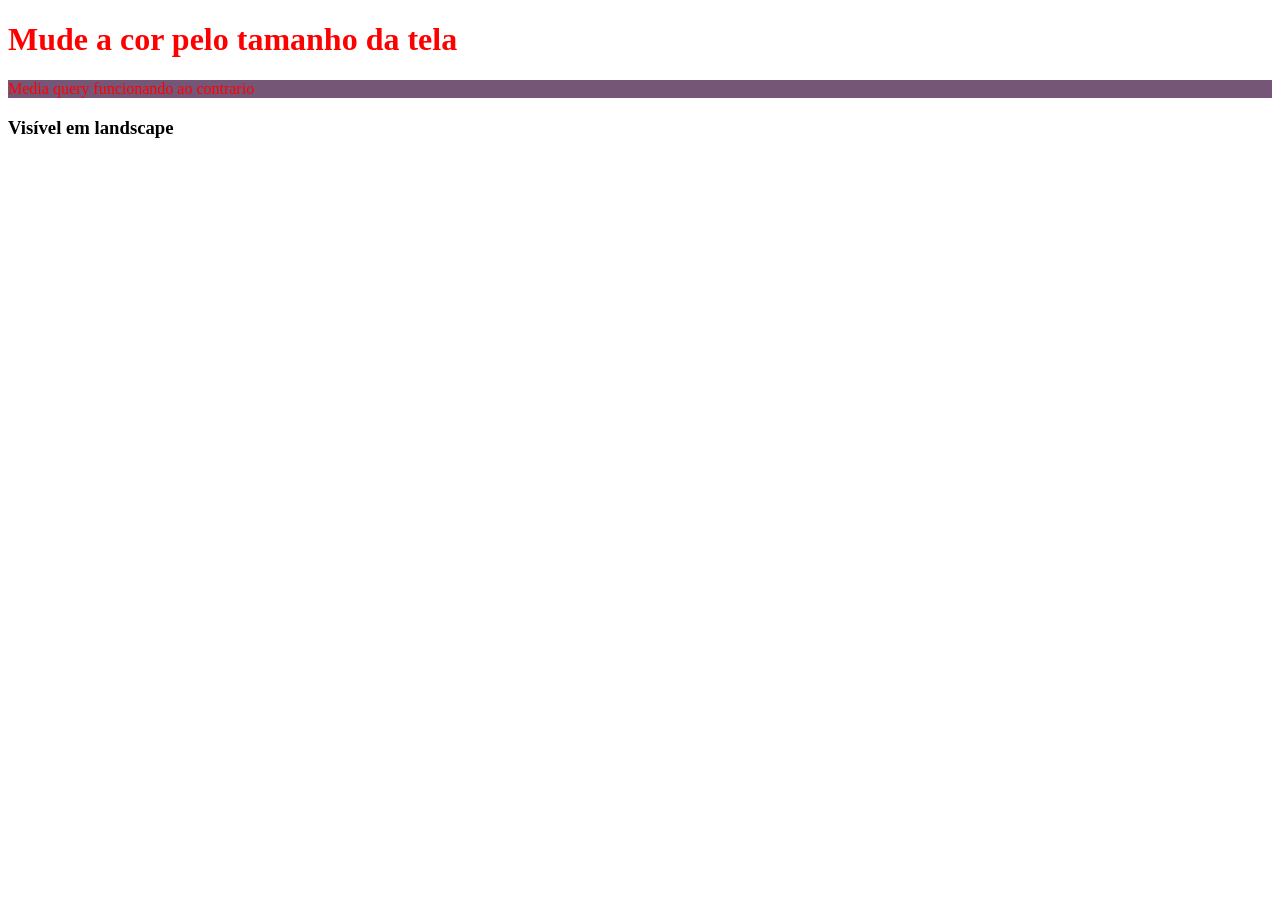
<file: RESPONSIVIDADE/index.html>
<!DOCTYPE html>
<html lang="en">
<head>
    <meta charset="UTF-8">

    <!-- 1: Meta TAG de Responsividade -->
    <meta name="viewport" content="width=device-width, initial-scale=1.0">
    <title>Responsividade</title>
    <link rel="stylesheet" href="css/style.css">   
</head>
<body>
    <!-- 2: Media Query -->
     <h1>Mude a cor pelo tamanho da tela</h1>
     <!-- 3: MIN WIDTH -->
      <p>Media query funcionando ao contrario</p>
      <!-- 4:  LANDSCAPE -->
       <h3>Visível em landscape</h3>
</body>
</html>
</file>
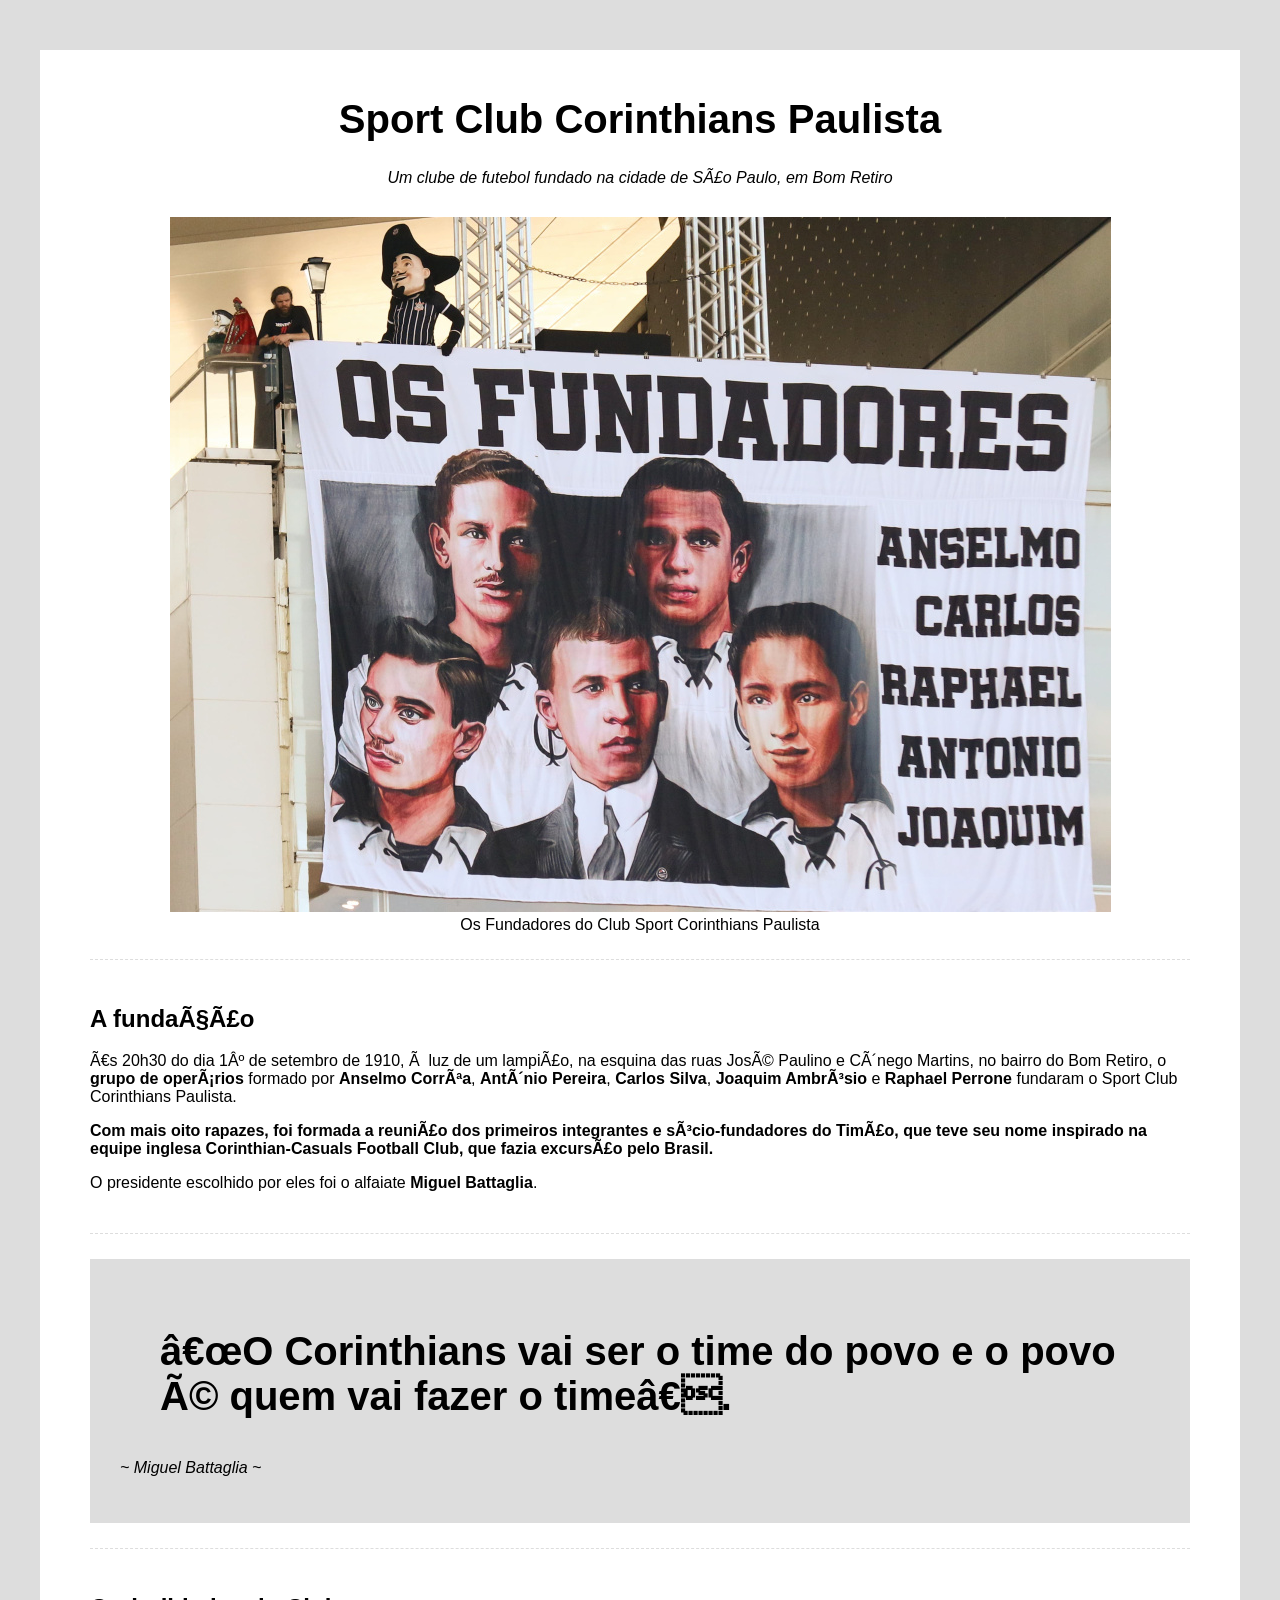
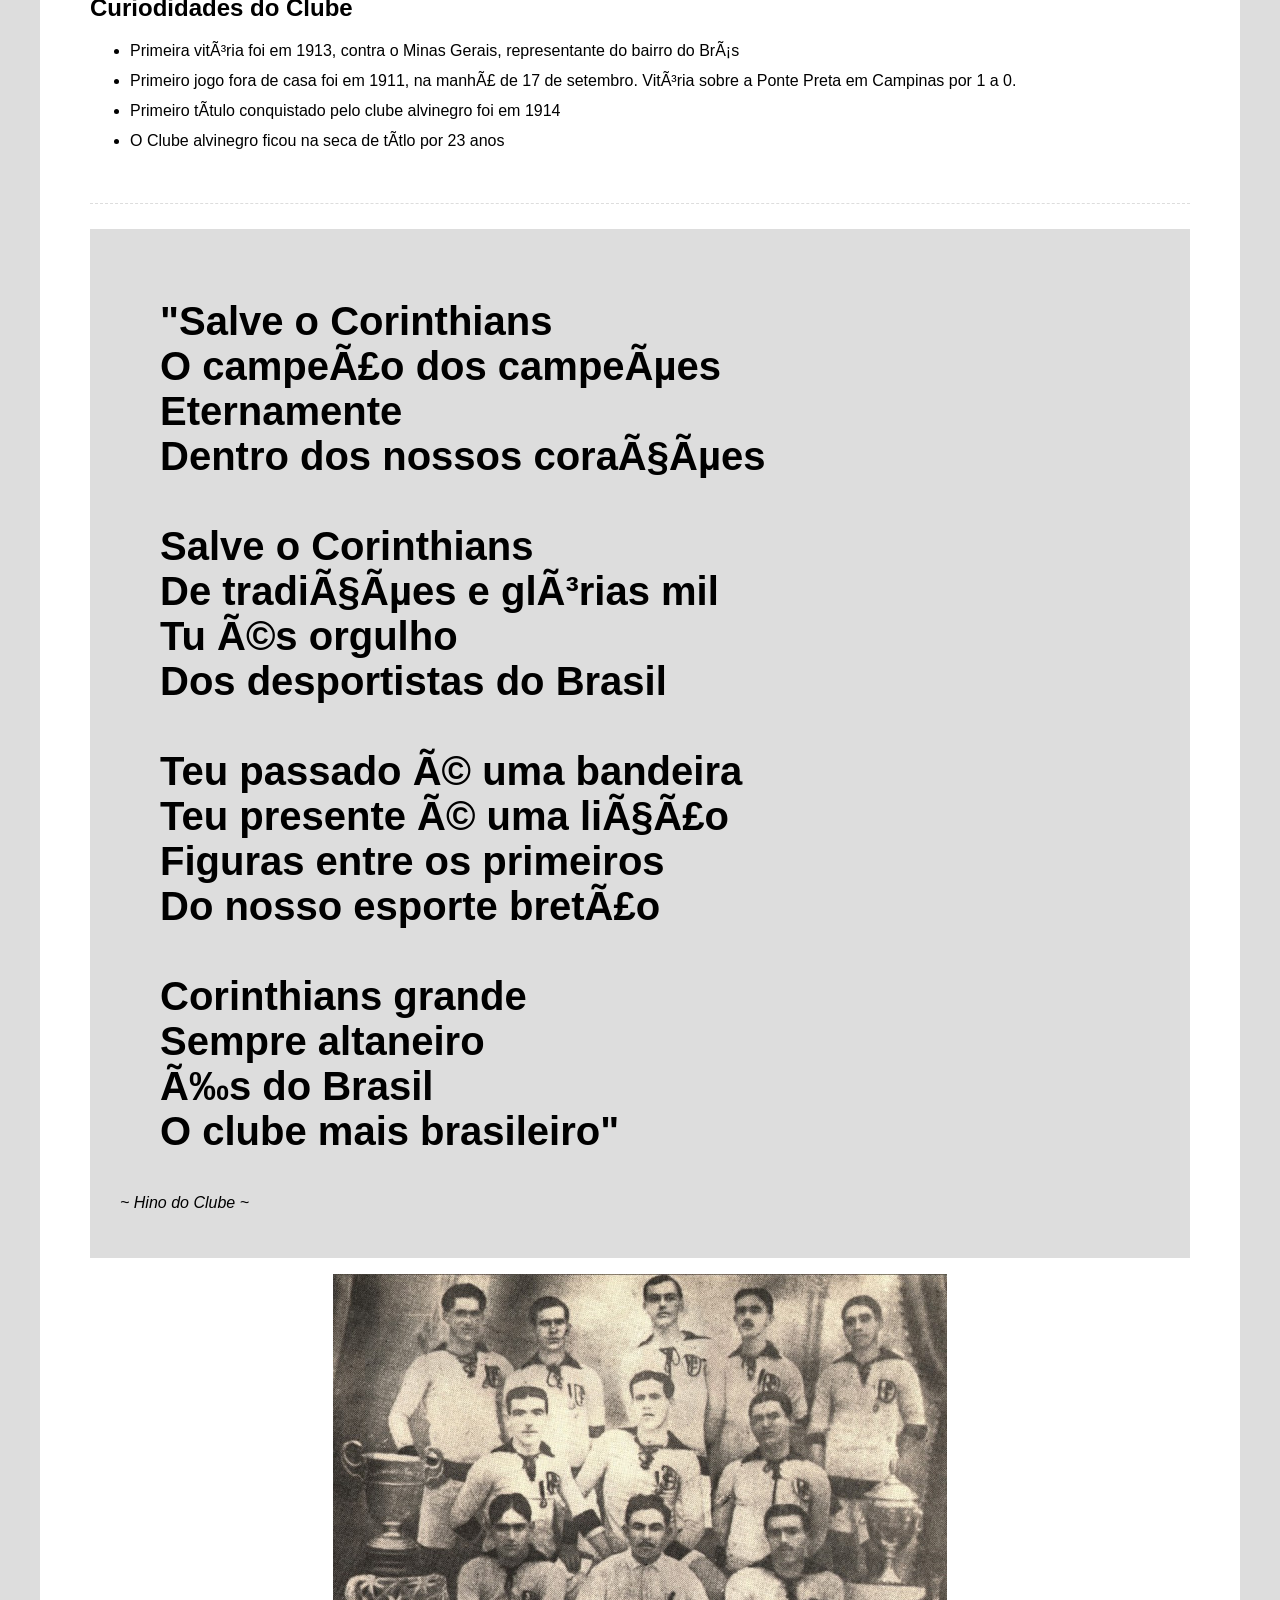
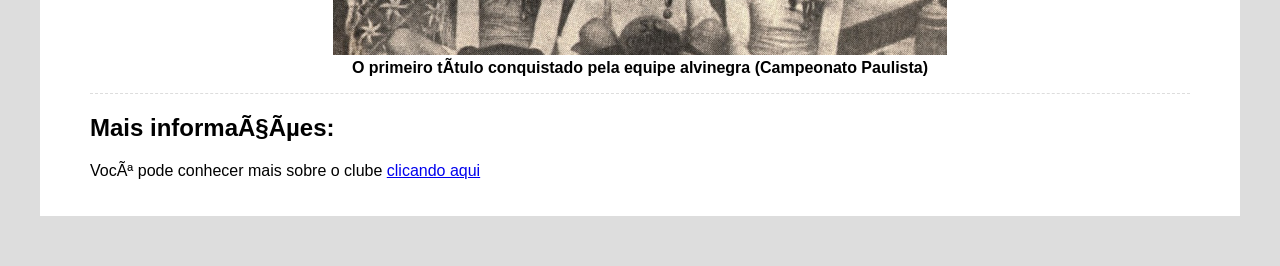
<file: TRIBUTO/index.html>
<!DOCTYPE html>
<html lang="en">
<head>
    <meta charset="pt-br">
    <meta name="viewport" content="width=device-width, initial-scale=1.0">
    <title>Página de Tributo: Sport Club Corinthians Paulista</title>

    <link rel="stylesheet" href="css/style.css"> <!-- link css -->
</head>
<body>
    <div class="container">

        <!-- Cabeçalho -->
        <div class="header"> <!-- essa div é a principal do projeto -->
            <h1 class="main-title">Sport Club Corinthians Paulista</h1>
            <p class="main-paragraph">Um clube de futebol fundado na cidade de São Paulo, em Bom Retiro</p>
        </div>
        <!-- Imagem da Banda -->
         <div class="featured-image">
            <figure>
                <img src="img/fundadores.jpg" alt="Fundadores do Club Paulista">
                <figcaption>Os Fundadores do Club Sport Corinthians Paulista</figcaption>
            </figure>
         </div>
         <!-- Biografia -->
         <div class="biography-container">
            <h2>A fundação</h2>
            <p>
                Às 20h30 do dia 1º de setembro de 1910, à luz de um lampião, na esquina das ruas José Paulino e Cônego Martins, no bairro do Bom Retiro, o <span class="bold">grupo de operários</span> 
                formado por <span class="bold">Anselmo Corrêa</span>, <span class="bold">Antônio Pereira</span>, 
                <span class="bold">Carlos Silva</span>, <span class="bold">Joaquim Ambrósio</span> e 
                <span class="bold">Raphael Perrone</span> fundaram o Sport Club Corinthians Paulista</span>.
            </p>
            <p>
                <span class="bold"> Com mais oito rapazes, foi formada a reunião dos primeiros integrantes e sócio-fundadores do Timão, 
                que teve seu nome inspirado na equipe inglesa Corinthian-Casuals Football Club, que fazia excursão pelo Brasil. </span>
            </p>
            <p>
                O presidente escolhido por eles foi o alfaiate <span class="bold">Miguel Battaglia</span>.
            </p>
         </div>
         <!-- Container de citação -->
         <div class="quotes-container">
            <blockquote>
                “O Corinthians vai ser o time do povo e o povo é quem vai fazer o time”.
            </blockquote>
            <p>~ Miguel Battaglia ~</p>
         </div>
         <!-- Curiodidades -->
         <div class="curiosities-container">
            <h2>Curiodidades do Clube</h2>
            <ul>
                <li>Primeira vitória foi em 1913, contra o Minas Gerais, representante do bairro do Brás</li>
                <li>Primeiro jogo fora de casa foi em 1911, na manhã de 17 de setembro. Vitória sobre a Ponte Preta em Campinas por 1 a 0.</li>
                <li>Primeiro título conquistado pelo clube alvinegro foi em 1914</li>
                <li>O Clube alvinegro ficou na seca de títlo por 23 anos</li>
            </ul>
         </div>
         <!-- Segunda citação -->
         <div class="quotes-container">
            <blockquote>
                "Salve o Corinthians </br>
                O campeão dos campeões </br>
                Eternamente </br>
                Dentro dos nossos corações </br>
                </br>
                Salve o Corinthians </br>
                De tradições e glórias mil </br>
                Tu és orgulho </br>
                Dos desportistas do Brasil </br>
                </br>
                Teu passado é uma bandeira </br>
                Teu presente é uma lição </br>
                Figuras entre os primeiros </br>
                Do nosso esporte bretão </br>
                </br>
                Corinthians grande </br>
                Sempre altaneiro </br>
                És do Brasil </br>
                O clube mais brasileiro" </br>
            </blockquote>
            <p>~ Hino do Clube ~</p>
         </div>
         <!--Segunda imagem -->
         <div class="img-bold">
            <figure>
                <img src="fundadores2.jpg" alt="O primeiro título">
                <figcaption>O primeiro título conquistado pela equipe alvinegra (Campeonato Paulista)</figcaption>
            </figure>
         </div>
         <!-- Mais informações -->
         <div class="moreinfo-container">
            <h2>Mais informações:</h2>

            <p>Você pode conhecer mais sobre o clube <a href="https://www.corinthians.com.br/clube/historia">
                clicando aqui</a></p>
         </div>
    </div>
</body>
</html>
</file>
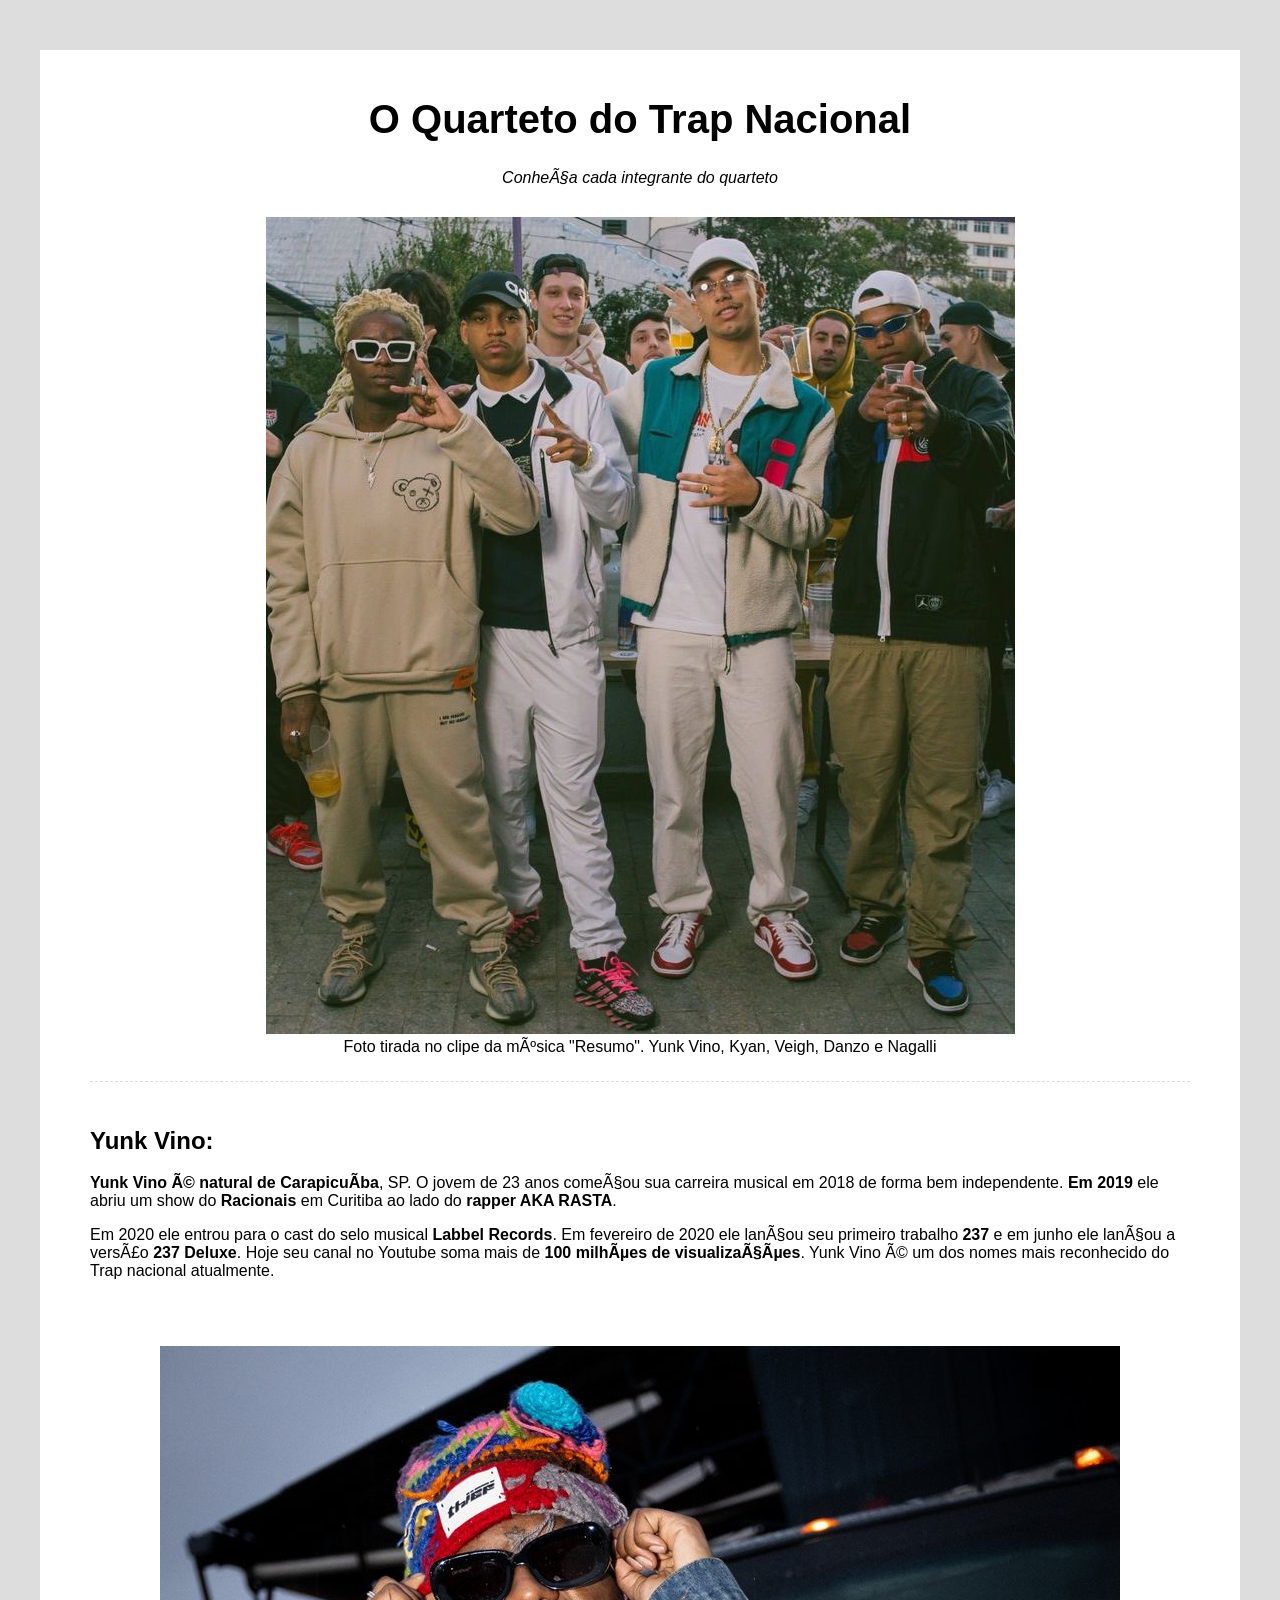
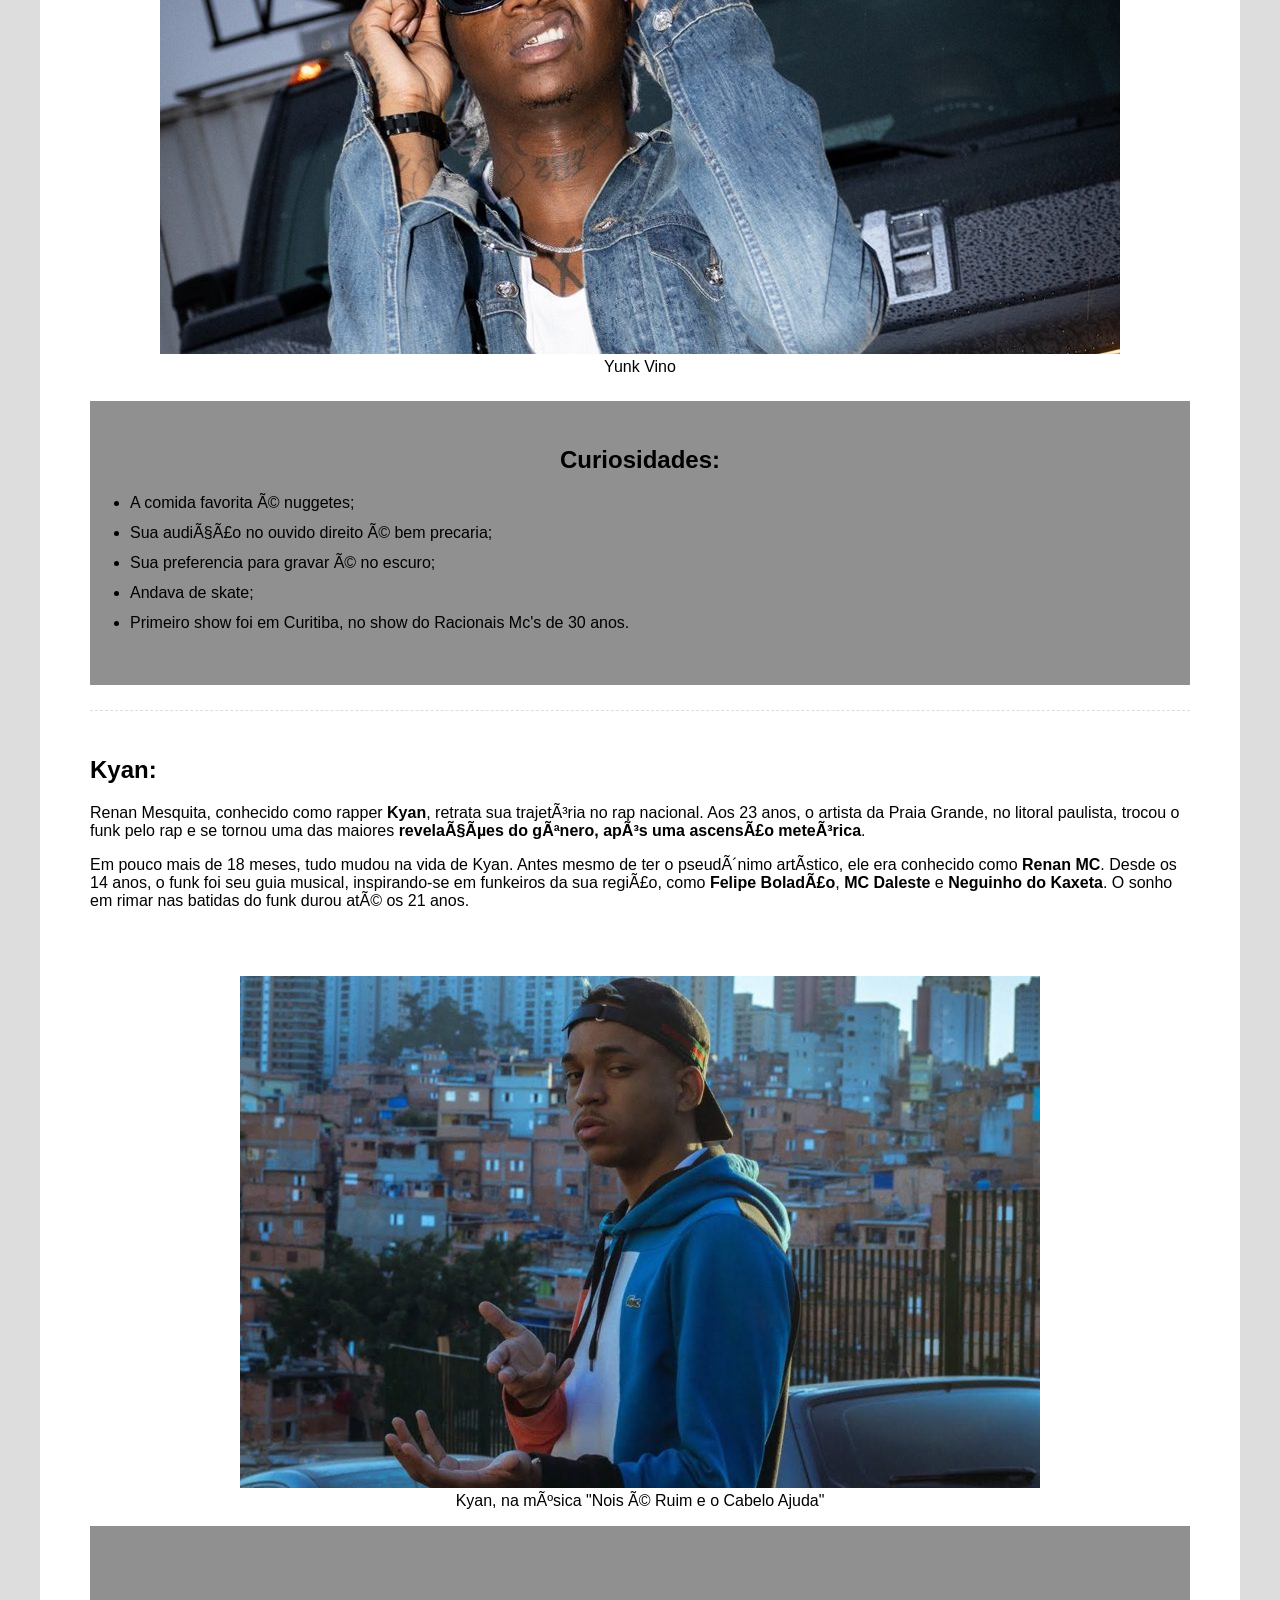
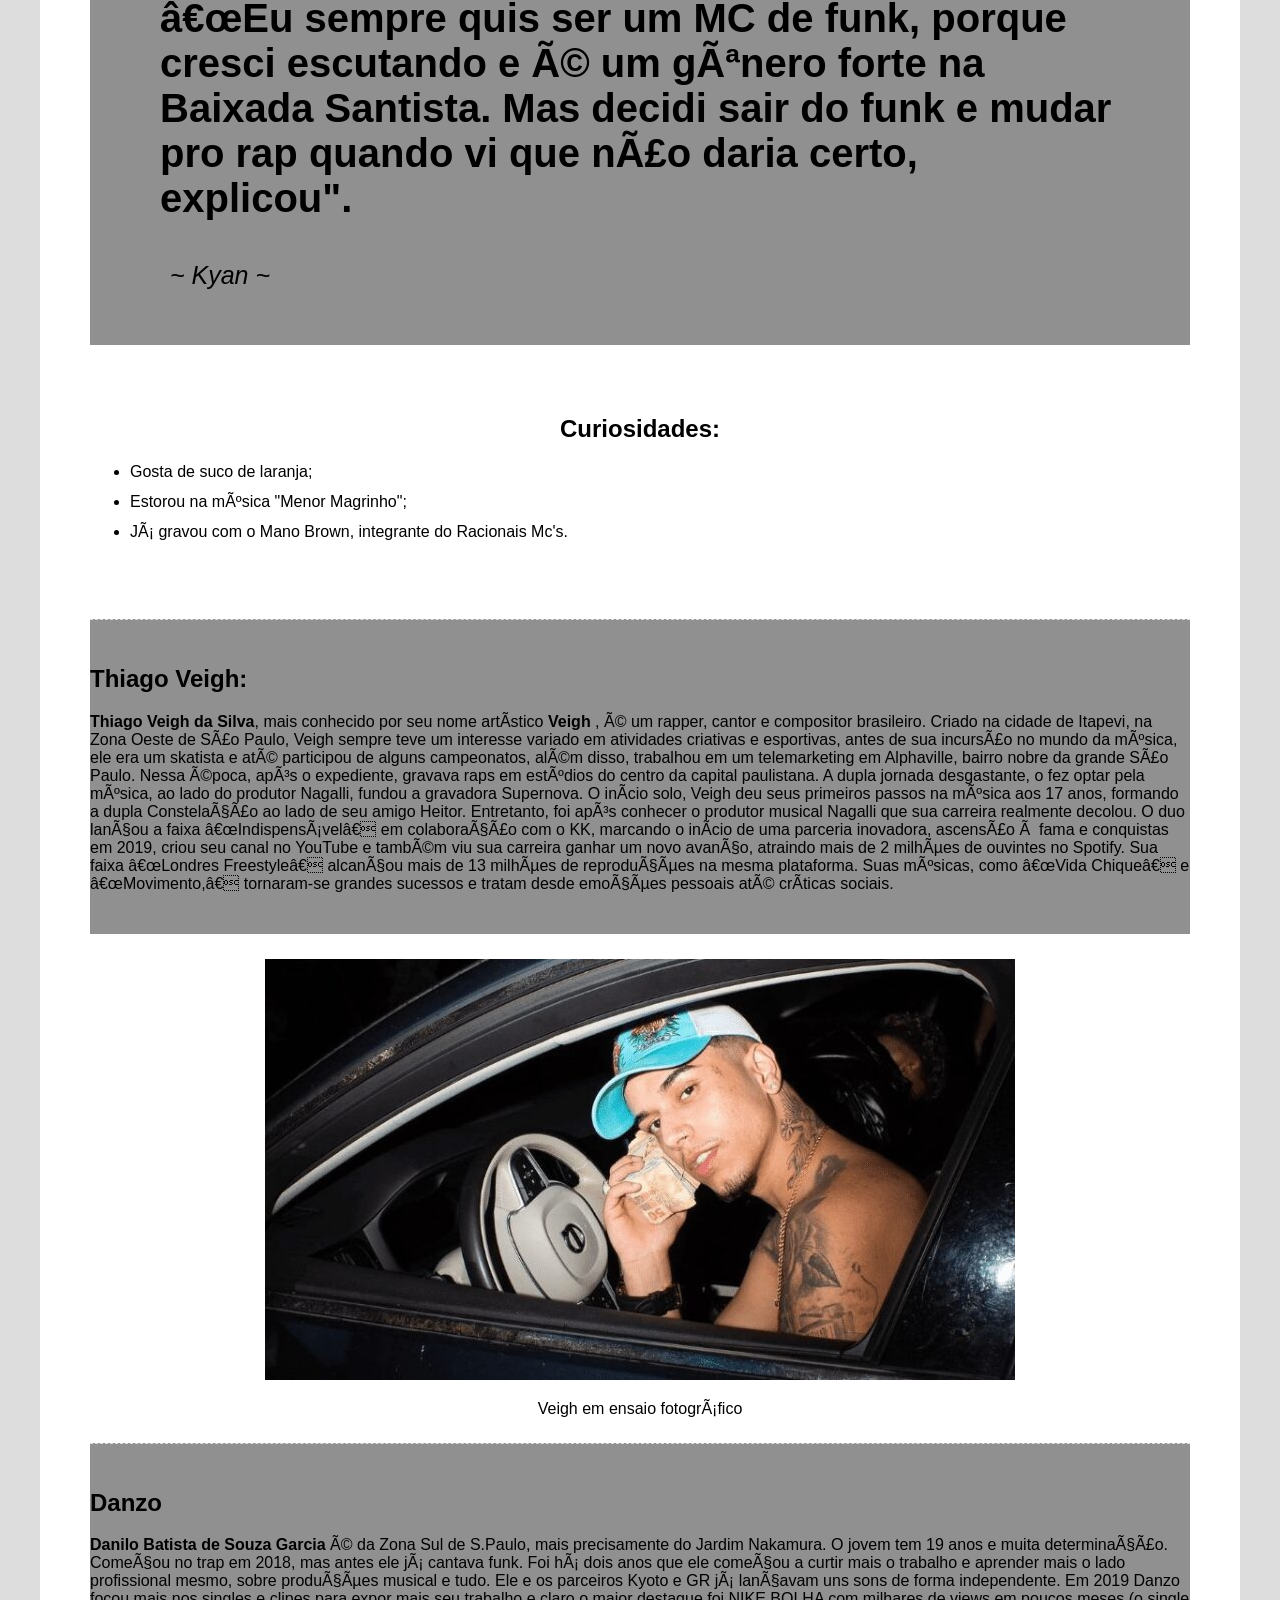
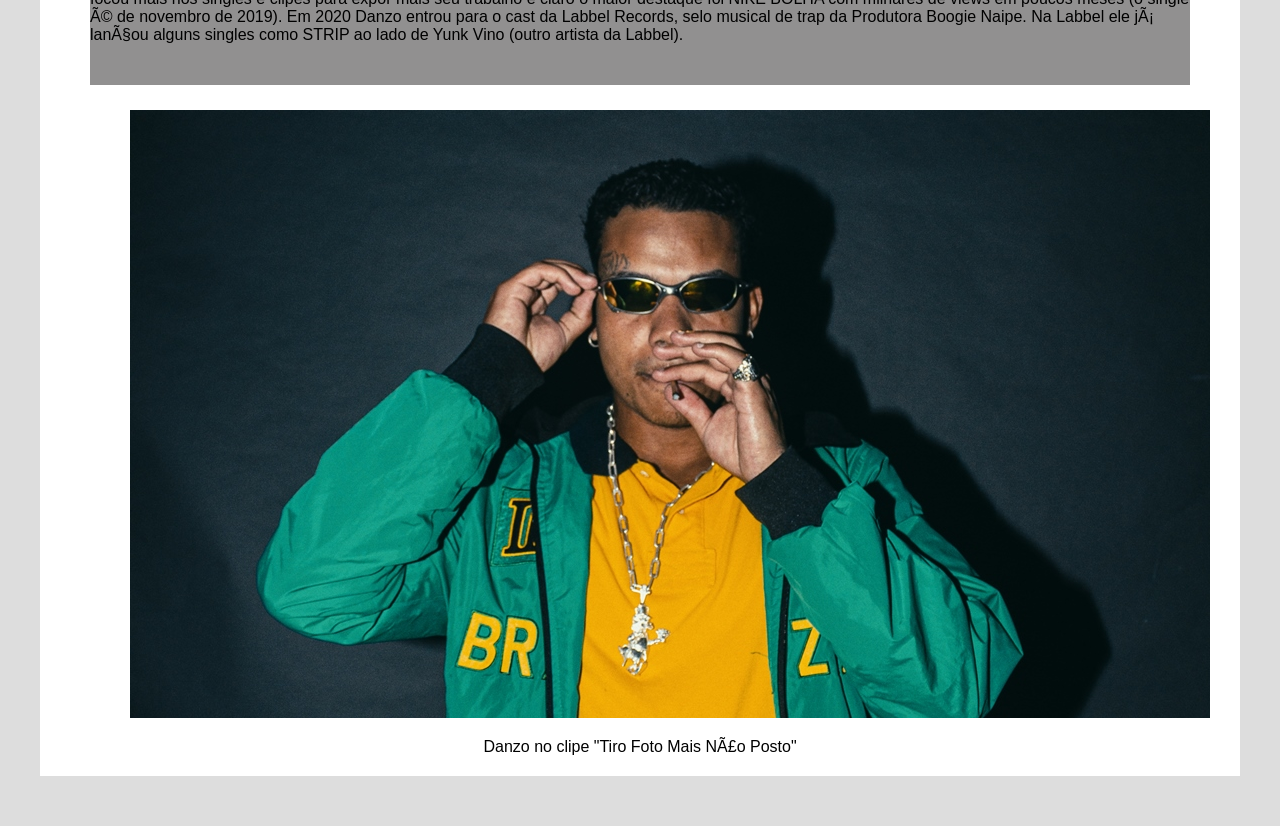
<file: TRIBUTO_2/index.html>
<!DOCTYPE html>
<html lang="en">
<head>
    <meta charset="pt-br">
    <meta name="viewport" content="width=device-width, initial-scale=1.0">
    <title>Página de Tributo: O Quarteto Fanástico do Trap</title>

    <link rel="stylesheet" href="css/style.css">
</head>
<body>
    <div class="container">
        <!-- cabeçalho -->
        <div class="cabecalho">
            <h1 class="titulo-main">O Quarteto do Trap Nacional</h1>
            <p class="paragrafo-main">Conheça cada integrante do quarteto</p>
        </div>
        <!-- imagem dos caras -->
        <div class="featured-image">
            <figure>
                <img src="img/4teto.jpeg" alt="Foto do clipe Resumo">
                <figcaption>Foto tirada no clipe da música "Resumo". Yunk Vino, Kyan, Veigh, Danzo e Nagalli</figcaption> <!-- é como se fosse um paragrafo, mas seria para imagens -->
            </figure>
        </div>
        <!-- biografia do vino -->
        <div class="biografia-vino">
            <h2 class="tiulo-vino">Yunk Vino:</h2>
            <p>
                <span class="bold">Yunk Vino é natural de Carapicuíba</span>, SP. O jovem de 23 anos começou sua carreira musical em 2018 de forma bem independente.
                <span class="bold">Em 2019</span> ele abriu um show do <span class="bold">Racionais</span> em Curitiba ao lado do <span class="bold">rapper AKA RASTA</span>.
            </p>
            <p>
                Em 2020 ele entrou para o cast do selo musical <span class="bold">Labbel Records</span>. 
                Em fevereiro de 2020 ele lançou seu primeiro trabalho <span class="bold">237</span> e em junho ele lançou a versão <span class="bold">237 Deluxe</span>. 
                Hoje seu canal no Youtube soma mais de <span class="bold">100 milhões de visualizações</span>. Yunk Vino  é um dos nomes mais reconhecido do Trap nacional atualmente.
            </p>
        </div>
        <!--iMAGEM DO VINO -->
        <div class="img-vino">
            <figure>
                <img src="img/vino.jpg" alt="Trapper Yunk Vino">
                <figcaption>Yunk Vino</figcaption>
            </figure>
        </div>
        <!--Curiosidades do Vino -->
        <div class="curiosities-vino">
            <h2 class="titulo-curiosities-vino">Curiosidades:</h2>
            <ul>
                <li>A comida favorita é nuggetes;</li>
                <li>Sua audição no ouvido direito é bem precaria;</li>
                <li>Sua preferencia para gravar é no escuro;</li>
                <li>Andava de skate;</li>
                <li>Primeiro show foi em Curitiba, no show do Racionais Mc's de 30 anos.</li>
            </ul>
        </div>
        <!-- Biografia do Kyan-->
        <div class="biografia-kyan">
            <h2 class="kyan">Kyan:</h2>
            <p>
                Renan Mesquita, conhecido como rapper <span class= "bold">Kyan</span>, retrata sua trajetória no rap nacional. 
                Aos 23 anos, o artista da Praia Grande, no litoral paulista, trocou o funk pelo rap e se tornou uma das maiores <span class= "bold">revelações do gênero, 
                após uma ascensão meteórica</span>.
            </p>
            <p>
                Em pouco mais de 18 meses, tudo mudou na vida de Kyan. Antes mesmo de ter o pseudônimo artístico, ele era conhecido como <span class= "bold">Renan MC</span>. 
                Desde os 14 anos, o funk foi seu guia musical, inspirando-se em funkeiros da sua região, como <span class= "bold">Felipe Boladão</span>, <span class= "bold">MC Daleste</span> 
                e <span class= "bold">Neguinho do Kaxeta</span>. O sonho em rimar nas batidas do funk durou até os 21 anos. 
            </p>
        </div>
            <div class="img-kyan">
                <figure>
                    <img src="img/kyan.jpg" alt="Kyan, na música Nois é Ruim e o Cabelo Ajuda">
                    <figcaption>Kyan, na música "Nois é Ruim e o Cabelo Ajuda"</figcaption>
                </figure>
            </div>
                <!--citação-->
                <div class="quote-kyan">
                    <blockquote>
                        “Eu sempre quis ser um MC de funk, porque cresci escutando e é um gênero forte na Baixada Santista. 
                        Mas decidi sair do funk e mudar pro rap quando vi que não daria certo, explicou".
                    </blockquote>
                    <p>~ Kyan ~</p>
                </div>
            <!--curiosidade do kyan -->
            <div class="curiosities-kyan">
                <h2 class="titulo-curiosities-kyan">Curiosidades:</h2>
                <ul>
                    <li>Gosta de suco de laranja;</li>
                    <li>Estorou na música "Menor Magrinho";</li>
                    <li>Já gravou com o Mano Brown, integrante do Racionais Mc's.</li>
                </ul>
            </div>
        <!--biografia do veigh-->
        <div class="biografia-veigh">
            <h2 class="veigh">Thiago Veigh: </h2>
            <p>
                <span class= "bold">Thiago Veigh da Silva</span>, mais conhecido por seu nome artístico <span class= "bold">Veigh</span> , é um rapper, cantor e compositor brasileiro.
                Criado na cidade de Itapevi, na Zona Oeste de São Paulo, Veigh sempre teve um interesse variado em atividades criativas e esportivas, antes de sua incursão no mundo da música, ele era um skatista e até participou de alguns campeonatos, além disso, 
                trabalhou em um telemarketing em Alphaville, bairro nobre da grande São Paulo. Nessa época, após o expediente, gravava raps em estúdios do centro da capital paulistana. A dupla jornada desgastante, 
                o fez optar pela música, ao lado do produtor Nagalli, fundou a gravadora Supernova.
                O início solo, Veigh deu seus primeiros passos na música aos 17 anos, formando a dupla Constelação ao lado de seu amigo Heitor. 
                Entretanto, foi após conhecer o produtor musical Nagalli que sua carreira realmente decolou. O duo lançou a faixa “Indispensável” em colaboração com o KK, 
                marcando o início de uma parceria inovadora, ascensão à fama e conquistas em 2019, criou seu canal no YouTube e também viu sua carreira ganhar um novo avanço, atraindo mais de 2 milhões de ouvintes no Spotify. 
                Sua faixa “Londres Freestyle” alcançou mais de 13 milhões de reproduções na mesma plataforma. 
                Suas músicas, como “Vida Chique” e “Movimento,” tornaram-se grandes sucessos e tratam desde emoções pessoais até críticas sociais.
            </p>
        </div>    
            <div class="img-veigh">
                <figure>
                    <img src="img/veigh.jpg" alt="Foto do Veigh">
                </figure>
                <figcaption>Veigh em ensaio fotográfico</figcaption>
            </div>
        
        <!--biografia Danzo -->
        <div class="biografia-danzo">
            <h2 class="danzo">Danzo</h2>
            <p>
                <span class ="bold">Danilo Batista de Souza Garcia</span> é da Zona Sul de S.Paulo, mais precisamente do Jardim Nakamura. O jovem tem 19 anos e muita determinação.
                Começou no trap em 2018, mas antes ele já cantava funk. Foi há dois anos que ele começou a curtir mais o trabalho e aprender mais o lado profissional mesmo, 
                sobre produções musical e tudo. Ele e os parceiros Kyoto e GR já lançavam uns sons de forma independente. 
                Em 2019 Danzo focou mais nos singles e clipes para expor mais seu trabalho e claro o maior destaque foi NIKE BOLHA com milhares de views em poucos meses 
                (o single é de novembro de 2019). Em 2020 Danzo entrou para o cast da Labbel Records, selo musical de trap da Produtora Boogie Naipe. 
                Na Labbel ele já lançou alguns singles como STRIP ao lado de Yunk Vino (outro artista da Labbel). 
               
            </p>
        </div>    
            <div class="img-danzo">
                <figure>
                    <img src="img/danzo.jpg" alt="Foto Danzo">  
                </figure>
                 <figcaption>Danzo no clipe "Tiro Foto Mais Não Posto"</figcaption>
            </div>
    </div>
</body>
</html>
</file>
<file: BLOG/css/styles.css>
/* GERAL */
* {
    margin: 0;
    padding: 0;
    font-family: Georgia;
    background-color: #000;
}

ul {
    list-style: none;
}
  
a {
    text-decoration: none;
    color: #fff;
    transition: 0.4s;
  }
  
a:hover {
    color: #37a1f7;
}

/* NAVBAR */
#navbar h1 {
    font-size: 70px;
    color: #fff;
}

#navbar {
    padding: 1.5rem 2.5rem;
    border-bottom: 2px solid #ddd;
}

#navbar-inner {
    display: flex;
    justify-content: space-between;
    align-items: center;
    max-width: 1200px;
    margin: 0 auto;
}

#navbar-links {
    display: flex;
    gap: 1rem;
}

/* CONTEÚDO  PRINCIPAL */
.container {
    display: flex;
    padding: 2rem 2.5rem;
    gap: 3rem;
    max-width: 1200px;
    margin: 0 auto;
}
  
#posts-container {
    flex: 3 1 0;
}
  
.post {
    margin-bottom: 2.5rem;
}
  
.post img {
    width: 100%;
    margin-bottom: 1rem;
}
  
.title,
.description,
.autor {
    margin-bottom: 1rem;
    color: #fff;
}
  
.title {
    font-size: 2rem;
}
  
.autor {
    color: #fff;
    font-weight: bold;
}

/* BARRA LATERAL */
#sidebar {
    flex: 1 1 0;
}

#buscar-bar,
#categoria,
#tags {
    padding: 1.5rem;
    border: 1px solid #ddd;
    margin-bottom: 1rem;
}
  
#buscar-bar h4,
#categoria h4,
#tags h4 {
    color: #fff;
    margin-bottom: 1.5rem;
    font-size: 1.6rem;
}
  
#buscar-bar form {
    display: flex;
}
  
#buscar-bar input {
    padding: 0.5rem 1rem;
    border: 1px solid #ddd;
}
  
#buscar-bar input[type="submit"] {
    cursor: pointer;
    background-color: #37a1f7;
    color: #fff;
    border: none;
}
  
#categoria li {
    margin-bottom: 1rem;
}
  
#tags-container {
    display: flex;
    flex-wrap: wrap;
    gap: 0.5rem;
}
  
#tags-container a {
    background-color: #37a1f7;
    padding: 0.5rem 0.7rem;
    border-radius: 0.3rem;
}

#tags-container a:hover {
    color: #fff;
}
  
/* Rodapé */
#footer {
    border-top: 2px solid #ddd;
    padding: 3rem;
    text-align: center;
}
  
#footer h2,
#footer p {
    color: #fff;
    margin-bottom: 1rem;
}
  
/* Responsivo */
@media (max-width: 450px) {

    #navbar h1 {
        font-size: 1.5em;
    }

    .container {
        flex-wrap: wrap;
    }
}
</file>
<file: CLONE_INSTA/css/styles.css>
/* GERAL */
* {
    margin: 0;
    padding: 0;
    box-sizing: border-box;
    font-family: Helvetica;
}

body {
    background-color: #fafafa;
}

/* CONTAINERS */
#main-container {
    display: flex;
    margin-top: 30px;
}

#banner-container,
#form-container {
    flex: 1 1 0;
    width: 50%;
}

#banner-container {
    text-align: right;
}

#banner-container img {
    width: 100%;
    margin-right: 15px;
    margin-top: 25px;
    max-width: 380px;
}

#form-container {
    text-align: center;
}

/* LOGIN FORM */
#form-box {
    background-color: #fff;
    border: 1px solid #dbdbdb;
    width: 350px;
    margin-top: 30px;
}

#logo-insta {
    width: 175px;
    height: 51px;
    margin: 30px auto 12px;
}

#login-form {
    margin-top: 20px;
}

#login-form input {
    display: block;
    font-size: 12px;
    padding: 12px 9px;
    background-color: #fafafa;
    border: 1px solid #dbdbdb;
    border-radius: 3px;
    width: 268px;
    margin: 5px auto;
}

#login-form input[type+"submit"] {
    background-color: #b2dffc;
    color: #fff;
    margin-top: 15px;
    border-radius: 5px;
    height: 30px;
    font-size: 13px;
    padding: 0;
    font-weight: bold;
}

/* SEPARADOR */
.separator {
    position: relative;
}

.line {
    border-top: 1px solid #dbdbdb;
    width: 268px;
    margin: 25px auto 35px;
}

.separator span {
    position: absolute;
    text-transform: uppercase;
    color: #bbb;
    background-color: #fff;
    top: -6px;
    width: 50px;
    margin-left: -25px;
    font-size: 14px;
}

/* FACEBOOK LOGIN */
#facebook-login {
    margin-bottom: 25px;
}

#facebook-login a {
    text-decoration: none;
    color: #385185;
    display: flex;
    align-items: center;
    justify-content: center;
}

#facebook-login img {
    width: 16px;
    height: 16px;
    margin-right: 8px;
}

#facebook-login span {
    font-weight: bold;
    font-size: 13px;
    margin-top: 1px;
}

/* FORGOT PASSWORD */
#forgot-pass {
    margin-bottom: 20px;
    font-size: 12px;
}

#forgot-pass a {
    text-decoration: none;
    color: #373799;
}

/* REGISTER */
#register-container {
    background-color: #fff;
    border: 1px solid #dbdbdb;
    width: 350px;
    margin-top: 10px;
    padding: 25px;
}

#register-container p {
    font-size: 14px;
    color: #262626;
}

#register-container a {
    color: #4a95f6;
    font-weight: bold;
    text-decoration: none;
}

/* GET APP */
#get-app-container {
    text-align: center;
    width: 350px;
}

#get-app-container p {
    margin: 20px 0;
    font-size: 13px;
}

#get-app-container a {
    text-decoration: none;
}

#get-app-container img {
    width: 136px;
    height: 40px;
}

/* FOOTER */
footer {
    text-align: left;
    width: 1000px;
    margin: 50px auto;
    display: flex;
    flex-direction: column;
    justify-content: center;
    align-items: center;
}
footer #footer-links {
    display: flex;
    list-style: none;
}

#footer-links li {
    margin-right: 10px;
}

#footer-links a,
#copyright {
    text-decoration: none;
    color: #8e8e8e;
    font-size: 12px;
}

#copyright {
    margin-top: 10px;
}

/* MOBILE */
@media (max-width: 450px) {
    body {
        background-color: #fff;
    }

    #banner-container {
        display: none;
    }

    #main-container,
    #form-box {
        margin-top: 0;
    }

    #form-container,
    #form-box,
    #register-container,
    #get-app-container {
        width: 100%;
        border: none;
    }

    footer {
        width: 90%;
    }

    #footer-links {
        flex-wrap: wrap;
        justify-content: center;
    }

    #footer-links {
        margin-bottom: 10px;
    }

}
</file>
<file: CSS/css/style.css>
/* Aula de EXTENAL CSS */
body{
    padding-bottom: 500px;
}

h3{
    color:purple;
    font-size: 50px;
}

/* p{
    color:pink;
} */

/* AULA 8: COMENTÁRIO CSS */

/* CLASSES */

.paragraph{

    background-color: black;
    color: aquamarine;
    padding: 5px;
}

/* IDS */

#exclusive-titles {

    background-color: purple;
    color: yellow;
    padding: 10px;
    font-size: 40px;

}

/* ORDEM DAS REGRAS */

/* h2 {
    border-bottom: 2px solid red;

} */

.titulo {
    border-bottom: 3px solid blue;

}

#algum-texto {
    border-bottom: 5px solid green;

}
/* NOME DE CORES */

.color-name {
    color: crimson;

}
/* HEX */

.hex {
    color: #55a398;
}
.hex-2 {
    color: #00b2f8;

}
/* APROFUNDANDO NO HEX */

.simple-hex {
    color: #333;
}
.simple-hex-2 {
    color: #15f;
}

/* RGB */

.rgb {
    color: rgb(255, 0, 0);
}

.rgb-2 {
    color: rgb(222, 21, 47);

}

.rgba {
    color: rgba(200, 100, 0.3, 0.3);
}

/* HSL */

.hsl {
    color: hsl(100, 20% , 50%);
}
.hsl-2 {
    color: hsl(200, 50%, 80%);
}
.hsl-3 {
    color: hsl(2000, 100%, 50%);
}
/* BACKGROUND-COLOR */
.bg {
    background-color: #000;
    color: yellow;
    /* font-size: 100px; */
    font-style: normal;
}
.bg-2 {
    background-color: #000;
    color: red;
    /* font-size: 100px; */
    font-style: normal;
    /* border-bottom: 2px solid yellow; */
}

/* BACKGROUND OPACITY */
.bg-opacity {
    background-color: green;
    opacity: 0.2;
}
.bg-opacity {
    background-color: green;
    opacity: 0.2;
}
.bg-opacity2 {
    background-color: #999;
    color: #000;
    opacity: 0.8;
}

/* RGBA COM OPACIDADE */
.rgba-opacity {
    background-color: rgba(90, 120, 20, 0.2);
    color: #000;
}

/* BACKGROUND COM IMAGEM */
.bg-image {
    background-image: url("../img/city.jpg");
    padding: 10px;
    color: #fff;
}

/* CENTRALIZANDO IMAGEM NO BACKGROUND */
.not-centered-bg, .centered-bg {
    height: 400px;
    width: 400px;
    background-image: url("../img/bridge.jpg");

}
.centered-bg {
    background-position: center;
    background-size: cover;
}

/* ALTURA E LARGURA */
.height-width{
    height: 200px;
    width: 100px;
    background-color: red;
}

.height-width2 {
    height: 300px;
    background-color: #333;
}

.without-padding {
    background-color: #000;
    color: #fff;
}

.padding {
    background-color: #15f;
    color: #fff;
    padding: 20px;
}

/*PADDING INDIVIDUAL */
.padding-individual {
    background-color: #000;
    color: #fff;
    padding-top: 10px;
    padding-left: 10px;
    padding-right: 10px;
    padding-bottom: 50px;
}

/* SHORTTHAND PADDING  ----   REGRA: top(cima), right(direita), bottom(baixo) e left(esquerda) */ 
.shorthand-padding {
    background-color: #555;
    color: #000;
    padding: 6px 15px 20px 25px;
}
.shorthand-padding2 {
    background-color: #777;
    padding: 10px 20px; /*O CSS entende que vai trabalhar com propriedades padronizadas*/
    /* padding: 10px 20px 10px 20px; */
}

/* PADDING COM WIDTH */
.without-border-box {
    background-color: #000;
    color: #fff;
    width: 400px;
    padding: 50px;
}
.border-box {
    background-color: #777;
    color: #fff;
    width: 400px;
    padding: 50px;
    box-sizing: border-box;
}

/* BORDER */
.border {
    border: 5px solid red;
    padding: 10px;
}
.border-2 {
    border: 10px dotted blue;
    padding: 10px;
}

/* BORDA INDIVIDUAL */
.border-left {
    border-left: 5px solid red;
    background-color: #15f;
    padding: 25px;
}
.border-bottom {
    border-bottom: 5px dotted red;
    background-color: #15f;
    padding: 10px;
}

/* BORDA ARREDONDADA */
.rounded-p {
    border: 5px solid #15f;
    background-color: rgb(241, 9, 48);
    color: #fff;
    padding: 10px;
    border-radius: 15px;
}
.rounded-p-2 {
    border: 5px solid #15f;
    background-color: rgb(9, 241, 9);
    color: #000;
    padding: 10px;
    border-radius: 15px;
}
.div-rounded {
    border: 5px solid rgb(247, 6, 6);
    background-color: rgb(0, 162, 255);
    color: #000;
    padding: 100px;
    border-radius: 200px;
}

.div-paragraph {
    color: #fff;
}

/* MARGEM */

.margin{
    margin: 10px;
    background-color: #00b2f8;
    padding: 5px;
}
.margin-top{
    margin-top: 50px;
    background-color: #777;
    padding: 60px;
    border-radius: 20px;
}
.margin-shorthand{
    background-color: #15f;
    margin: 5px 10px 15px 20px;
}

/*BOX MODEL COM TODAS AS PROPRIEDADES */

.box-model{
    margin: 20px;
    padding: 20px;
    border: 3px solid #845;
    border-radius: 10px;
    width: 250px;
    height: 200px;
    background-color: #734;
}

/* ALINHAMENTO DE TEXTO */
.texto-alinhado-direita {
    text-align: right;
}
.container-center {
    text-align: center;
    width: 200px;
    border: 1px solid red;
}

/* DEMORANDO TEXTO */
.underline {
    text-decoration: underline;
}
.line-trough {
    text-decoration: line-through red;
}
.remove-underline {
    text-decoration: none;
    color: #000;
}

/* TEXT TRANSFORM */
.upper{
    text-transform: uppercase;
}
.lower {
    text-transform: lowercase;
}

/* LETTER SPACING */
.spacing {
    letter-spacing: 5px;
}

/*FONTES*/
.serif {
    font-family: serif;
}

.sans-serif {
    font-family: sans-serif;
}

.monospace {
    font-family: monospace;
}

.cursive {
    font-family: cursive;
}

.fantasy {
    font-family: fantasy;
}

/* ESTILO DE FONTE */
.italico {
    font-style: italic;
}

.obliquo {
    font-style: oblique;
}

/* FONTE WEIGHT */
.thin, .bold, .bolder{
    font-family: Helvetica;
}

.thin {
    font-weight: 1000;
}

.bold {
    font-weight: 600;
}

.bolder {
    font-weight: 900;
}

/* FONTE SIZE */
.small {
    font-size: 10px;
}
.big {
    font-size: 80px;
}

/* DISPLAY */
.inline-box {
    width: 40px;
    height: 40px;
    background-color: #4f8;
    margin: 10px;
    display: inline-block;
}
.block {
    background-color: #734;
    display: block;
    margin: 10px;
}

/* ESCONDENDO ELEMENTOS */ 
.invisivel {
    display: none;
}

/* STATIC */
.static {
    position: static;
    background-color: #4f8;
    color: #fff;
    width: 100px;
    height: 100px;
}

/* POSITION RELATIVE */

#relative {
    position: relative;
    background-color: rgb(187, 218, 14);
    color: #000;
    width: 100px;
    height: 100px;
    top: 100px;
    left: 40px;
}
.span-relative {
    color: #00b2f8;
    /* font-family: Arial; */
}

/* POSITION ABSOLUTE */
.absolute {
    position: absolute;
    background-color: rgb(218, 14, 208);
    color: #000;
    width: 100px;
    height: 100px;
    top: 2px;
    right: 2px;
}

/* ABSOLUTE COM RELATIVE */
.relattive-container {
    width: 300px;
    height: 300px;
    border: 1px solid red;
    margin-top: 120px;
    position: relative;
}
.absolute-1,
.absolute-2 {
    width: 50px;
    height: 50px;
    background-color: #567856;
    position: absolute;
}
.absolute-1{
    top: 10px;
    left: 10px;
}
.absolute-2{
    bottom: 10px;
    right: 10px;   
}

/* FIXED */
.fixed {
    width: 100px;
    height: 150px;
    background-color: blue;
    border: 1px solid green;
    position: fixed;
    top: 50px;
    right: 100px;
}

/*   STICKY */
.sticky {
    width: 100px;
    height: 100px;
    background-color: #000;
    border: 1px solid #fff;
    color: #fff;
    position: sticky;
    top: 10px;
}

/* Z-INDEX */
.absolute-3,
.absolute-4,
.absolute-5 {
    width: 50px;
    height: 50px;
    background-color: #123;
    position: absolute;
}
.absolute-3 {
    top: 0;
    left: 0;
    background-color: #456;
    z-index: 3;
}

.absolute-4 {
    top: 10px;
    left: 10px;
    background-color: #15f;
    z-index: 2;
}
.absolute-5{
    top: 40px;
    left: 40px;
    background-color: #4f8;
    z-index: 1;
}
</file>
<file: CSS/css/lists.css>
ul{
    border: 1px solid blue;
    padding: 10px;
}

li{
    color:darkblue;
}
</file>
<file: DC_HOST/css/style.css>
/* Geral */
* {
    margin: 0;
    padding: 0;
    font-family: Helvetica;
    box-sizing: border-box;
}

h1,
h2, 
h3 {
    color: #333;
}

p {
    color: #70747a;
}

/* Navbar */
.navbar-container {
    width: 100%;
    height: 80px;
    background-color: #232a31;
    padding: 0 2rem;
}

nav{
    position: relative;
}

.logo {
    width: 50px;
    margin-top: 15px;
}

.navbar-items{
    position: absolute;
    right: 0;
    height: 80px;
    line-height: 80px;
    margin: 0;
    display: inline-block;
}

.navbar-items li {
    display: inline-block;
    text-transform: uppercase;
    margin-left: 25px;
}

.navbar-items a {
    color: #fff;
    text-decoration: none;
    transition: 0.5s;
}

.navbar-items a:hover{
    color: #ccc;
}

.default-btn {
    padding: 15px 20px;
    background-color: #2cc76a;
    border-radius: 5px;
}

.navbar-items .default-btn:hover {
    background-color: #22bb5f;
    color: #fff;
}

/* main banner */

.main-banner {
    background-image: url("../img/mainbanner.png");
    background-size: cover;
    background-position: center;
    padding: 10rem 0;
}

.main-banner h1,
.main-banner p {
    color: #fff;
    text-align: center;
    font-weight: bold;
    text-shadow: #000 3px 2px 3px;
}

.main-banner h1 {
    font-size: 54px;
}

.main-banner p {
    font-size: 32px;
}

/* services */

.services-container {
    padding: 5rem 0;
}

.services-container ul {
    display: flex;
    width: 90%;
    margin: 0 auto;
}

.services-container li {
    flex: 1 1 200px;
    list-style: none;
    text-align: center;
    padding: 20px;
}

.fas {
    font-size: 60px;
    margin-bottom: 15px;
}

.fa-shield-alt {
    color: #2cc76a;
}

.fa-rocket {
    color: #ef3f29;
}

.fa-comments {
    color: #ef8f29;
}

.services-container h3{
    margin-bottom: 25px;
}

.services-container p {
    line-height: 24px;
}

/* Plans and plans */
.princing-container {
    padding-bottom: 5rem;
    text-align: center;
}

.princing-container h2{
    font-size: 36px;
}

.princing-container p {
    font-size: 20px;
}

.plans-container {
    display: flex;
    justify-content: space-between;
    width: 90%;
    margin: 50px auto 0;
}

.plan {
    flex: 1;
    max-width: 275px;
    margin: 20px 0;
}

.plan ul {
    padding: 0;
}
.plan li {
    list-style: none;
    height: 50px;
    line-height: 50px;
    background-color: #e8e9ea;
    color: #333;
}

.plan .price {
    width: 120px;
    height: 120px;
    border-radius: 50%;
    background-color: #2cc762;
    color: #fff;
    text-align: center;
    line-height: 120px;
    margin: 0 auto -50px;
    font-size: 18px;
    position: relative;
}

.plan .plan-name {
    text-transform: uppercase;
    font-size: 20px;
    font-weight: bold;
    color: #fff;
    background-color: #202b34;
    padding: 50px 0;
}

.plan .plan-btn {
    background-color: #2cc762;
    color: #fff;
    font-size: 24px;
    height: 75px;
    line-height: 75px;
    cursor: pointer;
}

.plan .recommeded {
    background-color: #f45c57;
}

/* search domain */
.searchdomain-container {
    background-color: #34454e;
    text-align: center;
    padding: 5rem 0;
}

.searchdomain-container h2 {
    color: #fff;
    font-size: 24px;
    margin-bottom: 15px;
}

.searchdomain-container p {
    color: #d5d5d5;
    font-size: 24px;
    margin-bottom: 25px;
}

.searchdomain-container input{
    display: block;
    border: none;
    border-radius: 5px;
    margin: 0 auto;
}
.searchdomain-container input[type="text"]{
    width: 60%;
    padding: 20px;
    margin-bottom: 25px;

}

.searchdomain-container input[type="submit"] {
    background-color: #2cc76a;
    padding: 15px 30px;
    color: #fff;
    font-size: 24px;
    cursor: pointer;
    opacity: 0.9;
}

.searchdomain-container input[type="submit"]:hover {
    opacity: 1;
}

/* Contact form */
.contact-container{
    text-align: center;
    padding: 5rem 0 2rem 0;
}

.contact-container h2{
    font-size: 36px;
    margin-bottom: 15px;
}

.contact-container p{
    font-size: 20px;
    margin-bottom: 40px;
}

.contact-container input,
.contact-container textarea {
    width: 200px;
    padding: 10px 20px;
    font-size: 16px;
    border-radius: 5px;
    border: 1px solid #ccc;
    margin: 0 10px 20px;
}

.contact-container textarea {
    display: block;
    margin: 0 auto 20px;
    width: 470px;
    height: 150px;
}

.contact-container input[type="submit"] {
    display: block;
    margin: 0 auto;
    background-color: #2cc76a;
    color: #fff;
    cursor: pointer;
}

/* footer */
footer{
    text-align: center;
    margin: 50px 0 100px;
    font-weight: bold;
}

/* responsividade */

/* small laptops a partir de 1100px */
@media (max-width: 1100px){
    .plans-container {
        width: 95%;
    }

    .plan{
        margin: 5px;
    }
}

/* tablet 900px */
@media (max-width: 900px){

    .main-banner p{
        padding: 0 6rem;
    }

    .searchdomain-container {
        padding: 2rem 4rem;
    }
}


/* celular 576px */
@media(max-width: 576px){
    html,
    body {
        overflow: hidden;
    }

    .navbar-items li {
        font-size: 12px;
        margin-left: 10px;
    }

    .main-banner p{
        padding: 0 2rem;
    }

    .services-container ul {
        flex-direction: column;
    }

    .plans-container{
        flex-direction: column;
        width: 100%;
        padding: 0 2rem;
    }
    .plan{
        width: 100%;
        max-width: 100%;
        margin-bottom: 15px;
    }

    .searchdomain-container h2 {
        font-size: 28px;
    }

    .searchdomain-container input[type="text"] {
        width: 100%;
    }
    
    .contact-container{
        padding: 3rem 2rem;
    }

    .contact-container input,
    .contact-container textarea{
        width: 100%;
        margin: 100%;
    }
}
</file>
<file: DESAFIO_CSS/css/titles.css>
body{

padding-bottom: 500px;

}

h1{
    font-size: 100 px;
    font-family: Arial, Helvetica, sans-serif;
    color:black;
}

h2 {

font-family: Arial, Helvetica, sans-serif;
color:black;
font-size: 50px;

}

h3 {

    font-family: Arial, Helvetica, sans-serif;
    font-size: 50px;
    color: black;

}

h4 {

    font-family: Arial, Helvetica, sans-serif;
    font-size: 50px;
    color: black;

}
</file>
<file: FLEXBOX/css/styles.css>
/* flex */

.flex {
    display: flex;
    background-color: #ddd;
    margin-bottom: 20px;
}

/* flex column */
.flex-column {
    display: flex;
    flex-direction: column;
    background-color: #ccc;
    margin-bottom: 20px;
}

/* wrap */

.wrap{
    display: flex;
    flex-wrap: wrap;
    margin-bottom: 20px;
}

.box {
    height: 40px;
    width: 33%;
    border: 1px solid red;
}

/* justify content */
.center, 
.space-around, 
.space-between, 
.end{
    display: flex;
    margin-bottom: 20px;
    justify-content: center;
}
.center .box,
.space-around .box,
.space-between .box,
.end .box {
    width: 50px;
}
.space-around {
    justify-content: space-around;
}

.space-between {
    justify-content: space-between;
}

.end {
    justify-content: flex-end;
}

/* align items */
.align-center, 
.align-end, 
.stretch {
    display: flex;
    margin-bottom: 20px;
    height: 200px;
    border: 1px solid blue;
}

.align-center .box, 
.align-end .box, 
.stretch .box {
    width: 50px;
}

.align-center {
   align-items: center; 
   justify-content: center;
}

.align-end {
    align-items: flex-end;
    justify-content: center;
}

.stretch {
    align-items: stretch;
}

.stretch .box {
    height: auto;
}

/* GAP */
.gap {
    display: flex;
    flex-wrap: wrap;
    justify-content: center;
    border: 1px solid green;
    gap: 10px;
}

.gap .box {
    width: 32%;
}

/* Order */
.order {
    display: flex;   
    justify-content: center;
    
}

.order .box {
    width: 50px;
    align-content: space-around;
    margin-bottom: 20px; 
}

#one {
    order: 1;
}

#two {
    order: 2;
}

#three {
    order: 3;
}

/* GROW */
.grow {
    display: flex;
}

.grow .box {
    flex: 1;
}

.grow .big {
    flex: 2;
}

/* Basis */
.basis {
    display: flex;
}

.basis .box {
    flex-basis: 20px;
}

.basis .big {
    flex-grow: 1;
}

/* Shrink */
.shrink {

    display: flex;
}

.shrink .box {
    flex-grow: 1;
    flex-shrink: 1;
    flex-basis: 250px;
    width: auto;
}

.shrink .small {
    flex-shrink: 2;
}


/* Flex shorthand */

.shorthand {
    display: flex;
}

.shorthand .box{
    width: auto;
    flex: 1 1 50px;  /* grow, shrink e basis */
}

.shorthand .different {
    flex: 3 1 400px;
}

/* Auto Alinhamento */
.alinhamento {
    height: 200px;
    display: flex;
    align-items: flex-end;
    border: 1px solid purple;
}

.alinhamento .different {
    align-self: center;
}
</file>
<file: FORM/css/style.css>
body{
    padding-bottom: 500px;
}

div {
    margin-bottom: 10px;
}

div input,
div label {
    display: block;
}

.radio label,
.radio input,
.radio span {
    display: inline-block;

}
</file>
<file: PROJETO_Form/css/style.css>
/* reset */
*{
    margin: 0;
    padding: 0;
    font-family: Arial, Helvetica, sans-serif;
}

body{
    background-color: #f0ebf8;
}



h1, h2, h3, h4, h5{
    color: #333;
}

p, label{
    color: #444;
}

input{
    border: none;
    border-bottom: 1px solid #ccc;
    padding: 10px 0;
}

textarea{
    padding: 10px 5px;
}

input[type="text"],
input[type="number"],
input[type="date"],
input[type="file"],
textarea {

    width: 400px;
}

input[type="radio"]{
    margin-left: 5px;
}

/* CABEÇALHO DA PÁGINA */
.cabecalho{
    height: 160px;
    padding: 20px;
    background-color: #673ab7;
}

.cabecalho h3{
    color: #ffff;
    margin-top: 0;

}

/* FORM CONTAINER */
.form-container{

    background-color: #fdfdfd;
    width: 60%;
    margin: 0 auto;
    position: relative;
    top: -62px;
}

/* CABEÇALHO DO FORM */
.form-cabecalho{
    border-bottom: 1px solid #dfdfdf;
    height: 45px;
}

.form-cabecalho p {
    color: #673ab7;
    border-bottom: 2px solid #673ab7;
    width: 100px;
    text-align: center;
    margin: 0 auto;
    text-transform: uppercase;
    height: 45px;
    line-height: 45px;
}

/* CORPO DO FORM */
.form-corpo {
    padding: 30px;
}

.form-titulo{
    margin-bottom: 15px;
}

.form-corpo p{
    margin-bottom: 20px;
}

.required-field {
    color: #d80835;
}

.box-input{
    margin-bottom: 35px;
}

.box-input {
    margin-bottom: 35px;
}

.block {
    display: block;
}

.optional-box {
    display: inline-block;
    margin: 0 30px 0 30px;
}

.optional-list li{
    list-style: none;
    margin-bottom: 5px;
}

.box-input p{
   margin-bottom: 15px;
}

.btn-submit{
    margin-right: 5px;
    background-color: #673ab7;
    color: #ffff;
    border: 2px solid transparent;
    width: 150px;
    height: 50px;
    cursor: pointer;
    text-transform: uppercase;
    transition: 0.5s;
}

.btn-submit:hover{
    background-color: #ffff;
    border-color: #673ab7;
    color: #673ab7;
}

.btn-reset{
    background-color: #673ab7;
    color: #ffff;
    border: 2px solid transparent;
    width: 150px;
    height: 50px;
    cursor: pointer;
    text-transform: uppercase;
    transition: 0.5s;
}

.btn-reset:hover{
    background-color: #ffff;
    border-color: #673ab7;
    color: #673ab7;
}
</file>
<file: RESPONSIVIDADE/css/style.css>
/* MEDIA QUERY */
h1{
    color: red;
}

@media screen and (max-width: 500px){
    h1{
        color: blue;
    }
}

/* MEDIA QUERY - MIN-WIDTH */

p{
    background-color: red;
    color: #000;
}


@media screen and (min-width: 800px){
    p{
        background-color: #765677;
        color: red;
    }
}

/* LANDSCAPE */
h3{
    display: none;
}

@media screen and (orientation: landscape){
    h3{
        display: block;
    }
}
</file>
<file: TRIBUTO/css/style.css>
html {
    font-family: Helvetica;
    background-color: #ddd;
}
.container {
    max-width: 1100px;
    background-color: #fff;
    position: relative;
    margin: 50px auto;
    padding: 20px 50px;
}
.bold {
    font-weight: bold;
}

/* HEADER */
.header {
    text-align: center;
}
.main-title {
    font-size: 40px;
}

.main-paragraph {
    font-style: italic;
}

/* IMAGEM DESTAQUE */
.featured-image {
    text-align: center;
    margin-top: 30px;
}

/* biografia */
.biography-container {
    padding: 25px 0;
    margin: 25px 0;
    border-top: 1px dashed #ddd;
    border-bottom: 1px dashed #ddd;
}

/* citações*/
.quotes-container {
    background-color: #ddd;
    padding: 30px;
}
.quotes-container blockquote {
    font-weight: bold;
    font-size: 40px;
}
.quotes-container p {
    font-style: italic;
}
.curiosities-container {
    padding: 25px 0;
    margin: 25px 0;
    border-top: 1px dashed #ddd;
    border-bottom: 1px dashed #ddd;
}
.curiosities-container li {
    height: 30px;
}
/*imagem bold */
.img-bold{
    font-weight: bold;
    text-align: center;
    border-bottom: 1px dashed #ddd;
}
</file>
<file: TRIBUTO_2/css/style.css>
html {
    font-family: Helvetica;
    background-color: #ddd;
}

.container {
    max-width: 1100px;
    background-color: #fff;
    position: relative;
    margin: 50px auto;
    padding: 20px 50px;
}

.bold {
    font-weight: bold;
}

/* CABEÇALHO */
.cabecalho {
    text-align: center;
}

.titulo-main{
    font-size: 40px;
}
.paragrafo-main{
    font-style: italic;
}

/* IMAGEM DOS CARAS */
.featured-image {
    text-align: center;
    margin-top: 30px;
}

/* BIOGRAFIA VINO */
.biografia-vino {
    padding: 25px 0;
    margin: 25px 0;
    border-top: 1px dashed #ddd;
}

.img-vino{
    text-align: center;
}

.curiosities-vino {
    background-color: #919090;
    padding: 25px 0;
    margin: 25px 0;
}
.curiosities-vino li {
    height: 30px;
}
.titulo-curiosities-vino{
    text-align: center;
}

/* BIOGRAFIA KYAN */
.biografia-kyan{
    padding: 25px 0;
    margin: 25px 0;
    border-top: 1px dashed #ddd;
}
.img-kyan {
    text-align: center;
}

.quote-kyan{ /*citação*/
    background-color: #919090;
    padding: 30px;
}

.quote-kyan blockquote {
    font-weight: bold;
    font-size: 40px;
}

.quote-kyan p {
    font-style: italic;
    margin-left: 50px;
    font-size: 25px;

}
.curiosities-kyan {
    padding: 25px 0;
    margin: 25px 0;
}
.curiosities-kyan li {
    height: 30px;
}
.titulo-curiosities-kyan{
    text-align: center;
}

/* BIOGRAFIA VEIGH */
.biografia-veigh {
    background-color: #919090;
    padding: 25px 0;
    margin: 25px 0;
    border-top: 1px dashed #ddd;
}

.img-veigh{
    text-align: center;
}

/* BIOGRAFIA DANZO */
.biografia-danzo {
    background-color: #919090;
    padding: 25px 0;
    margin: 25px 0;
    border-top: 1px dashed #ddd;
}

.img-danzo{
    text-align: center;
}
</file>
